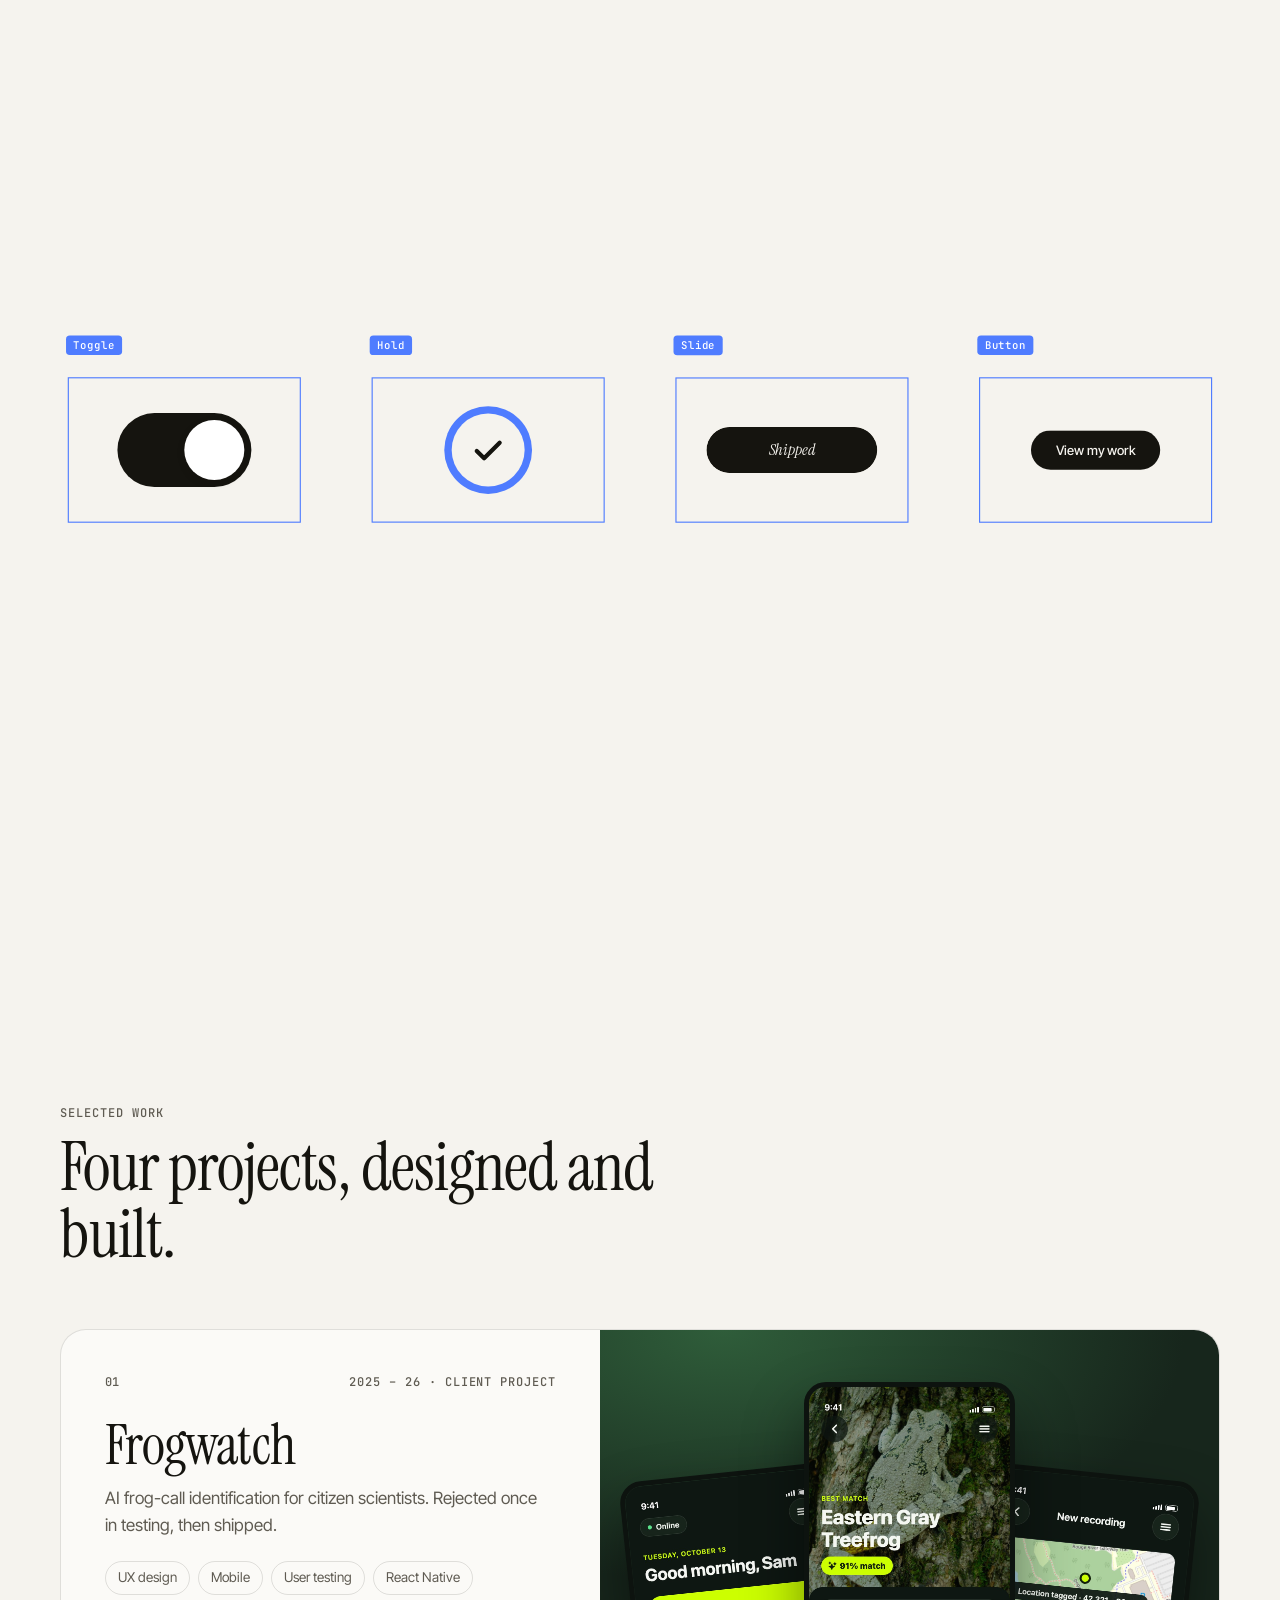
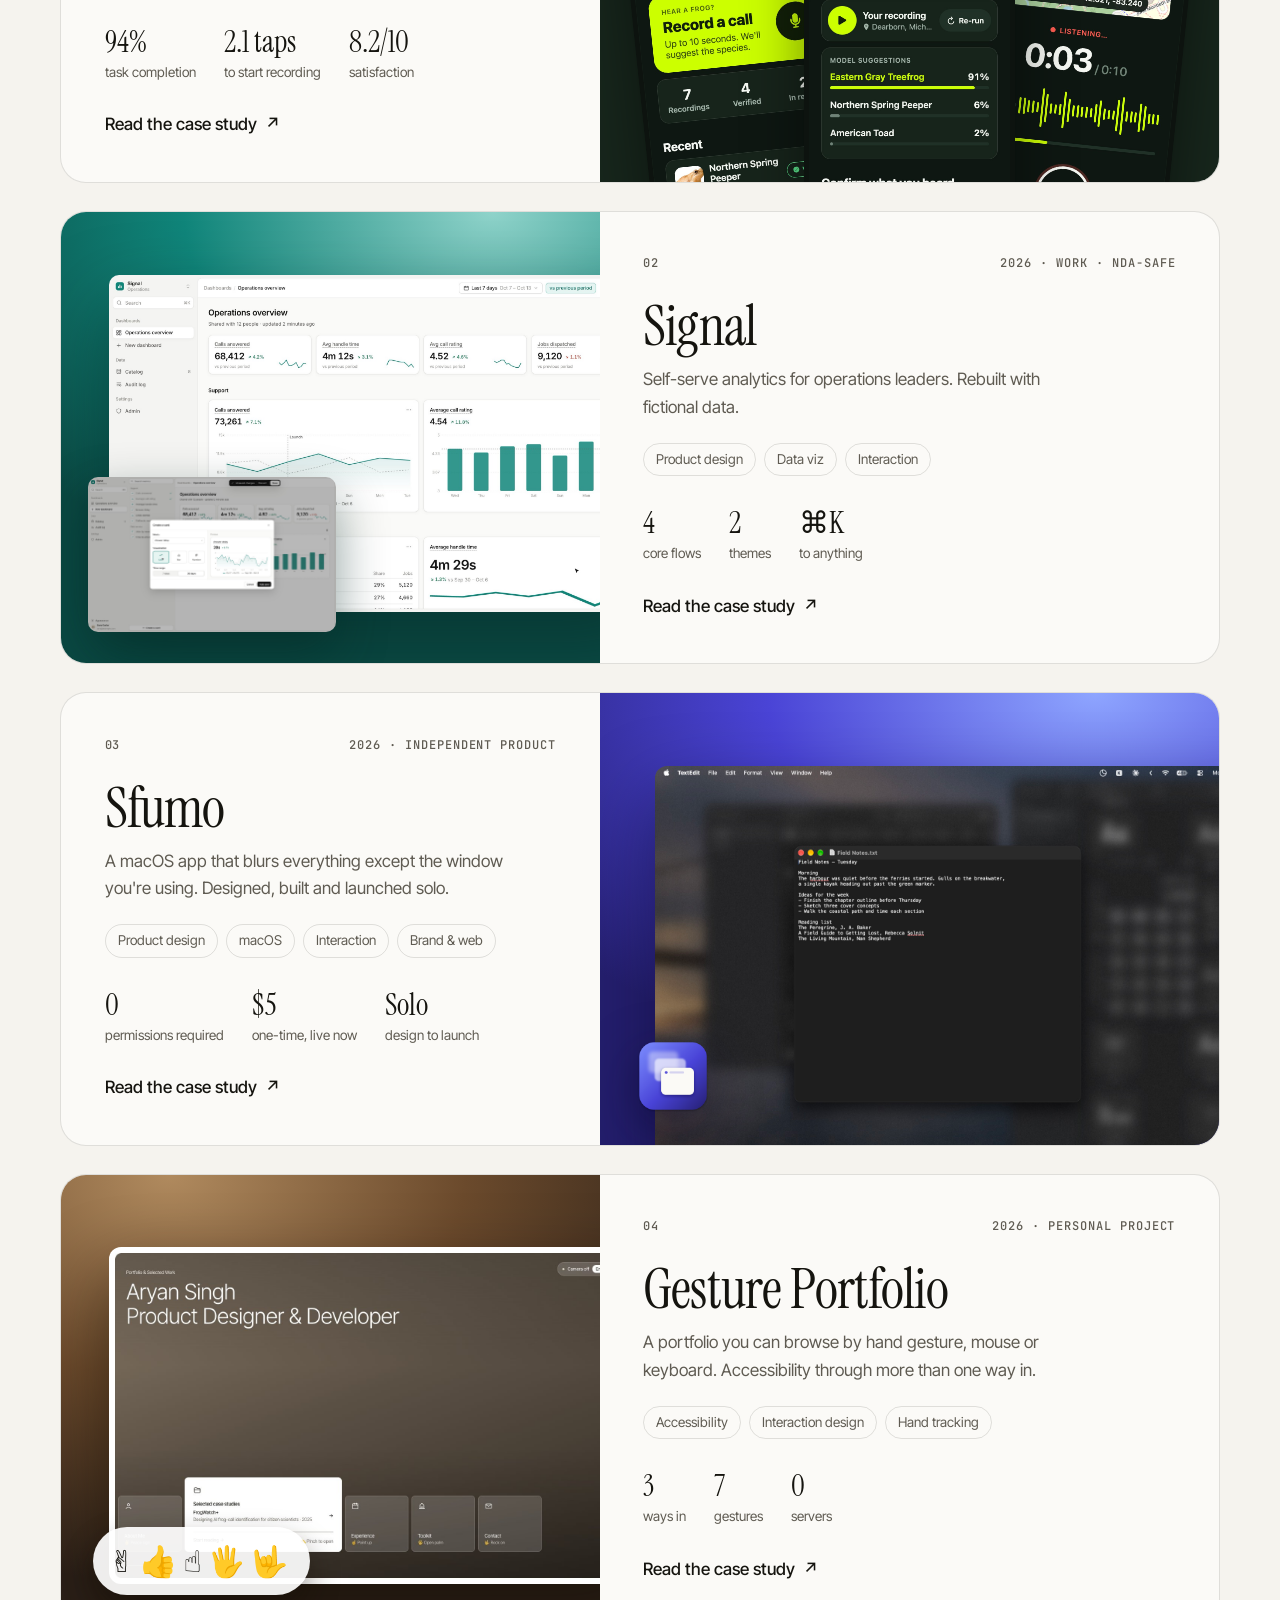
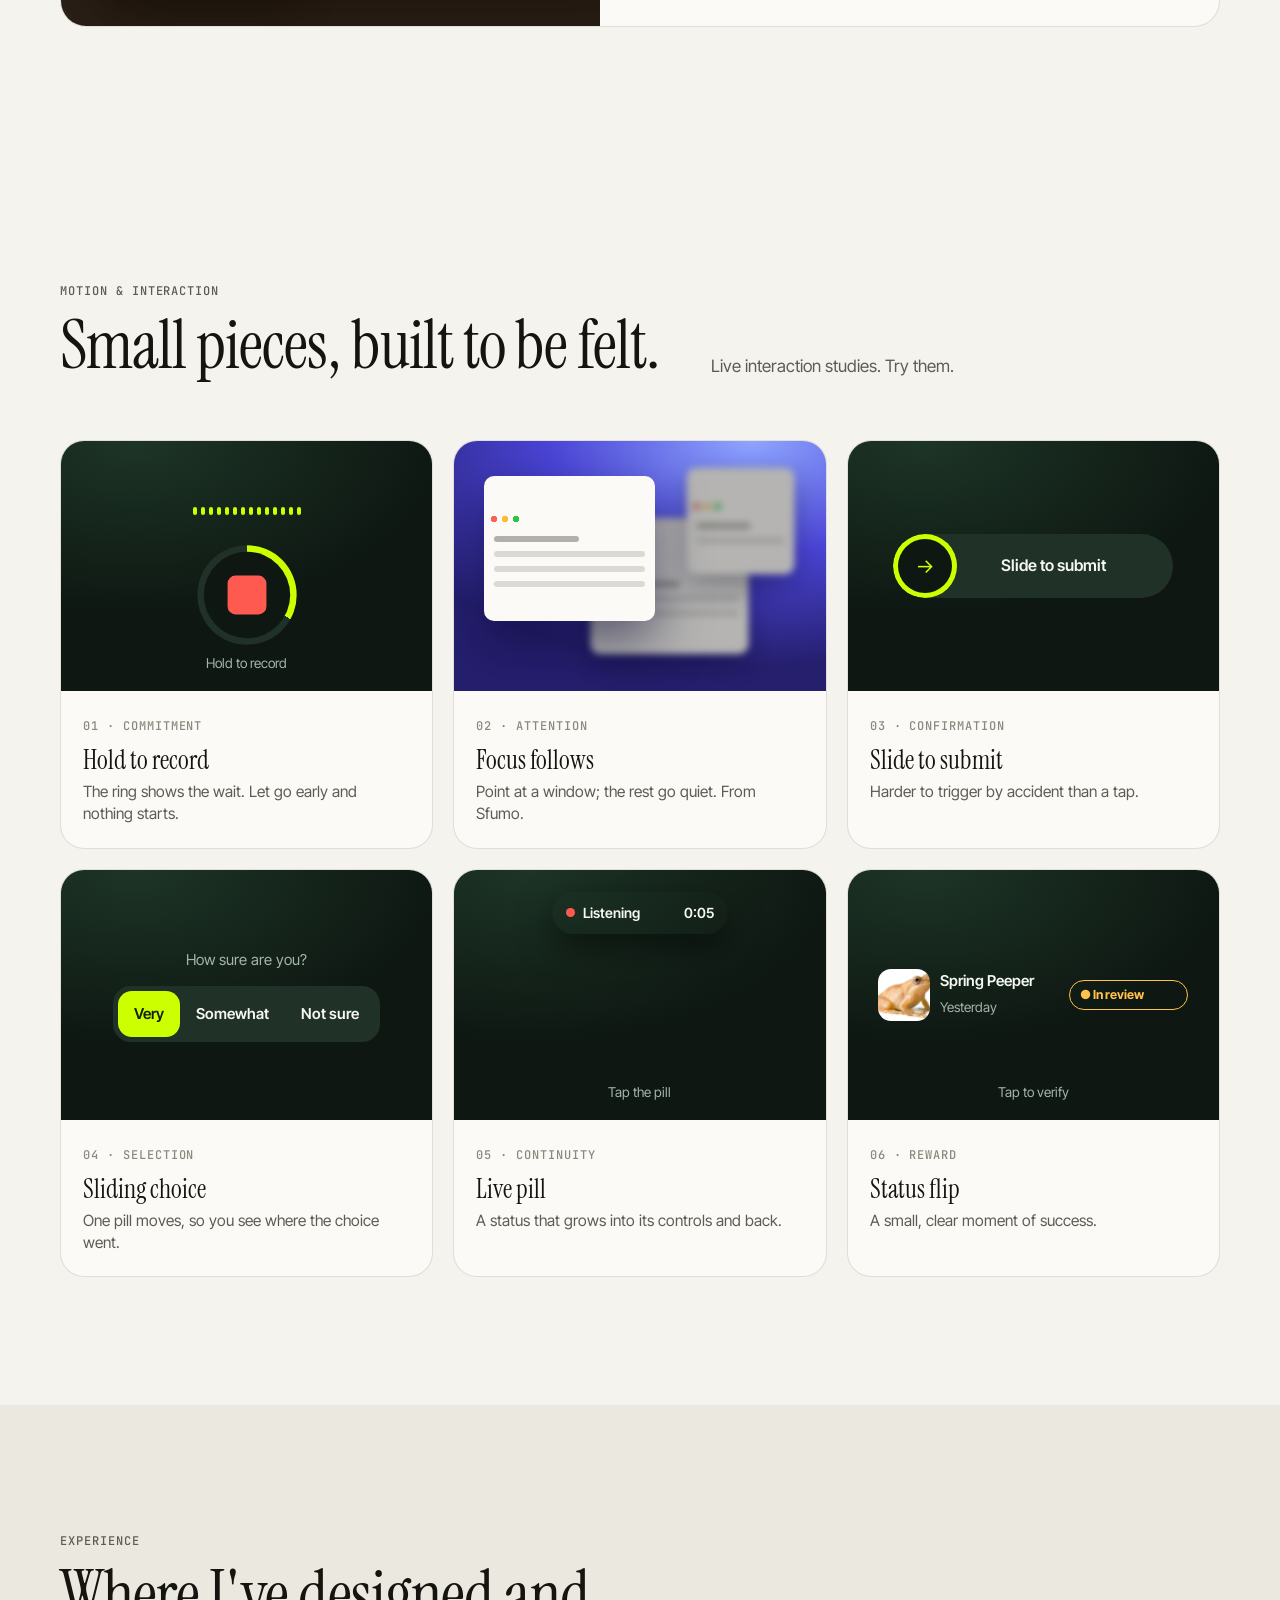
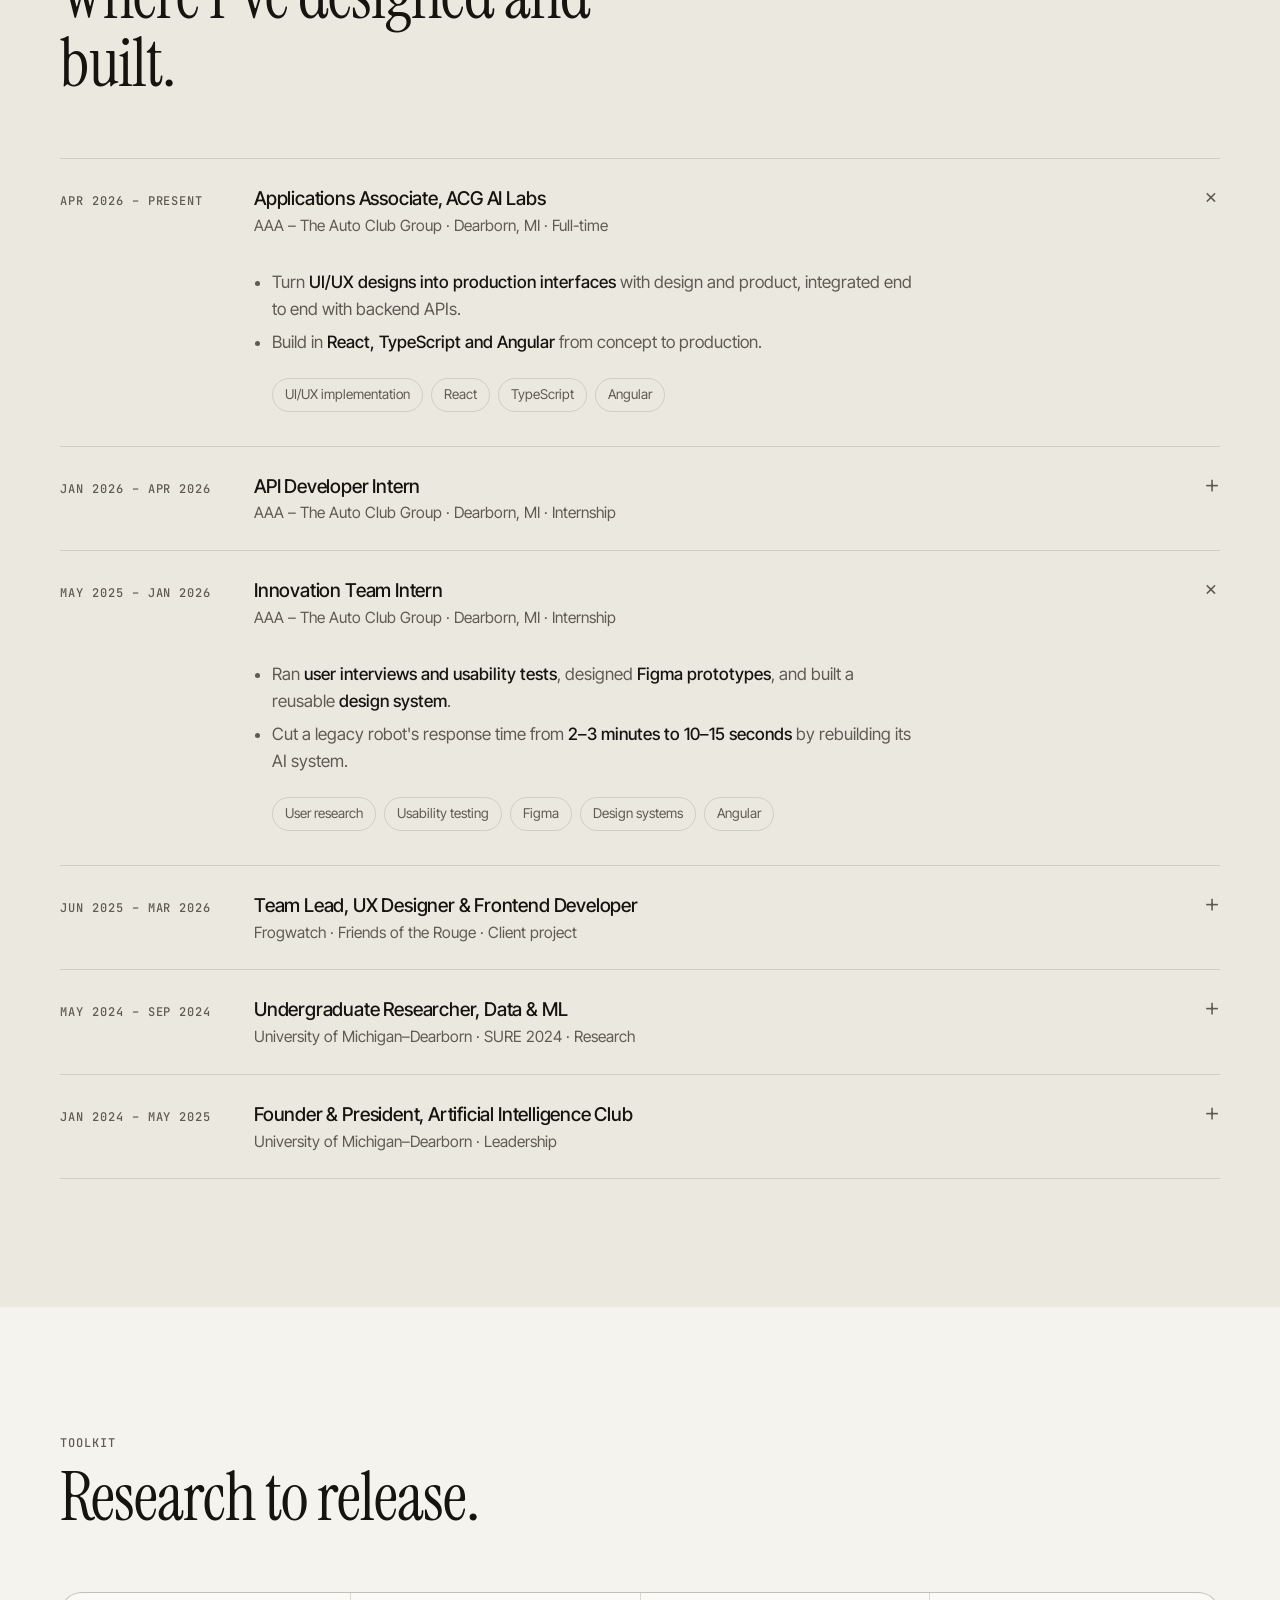
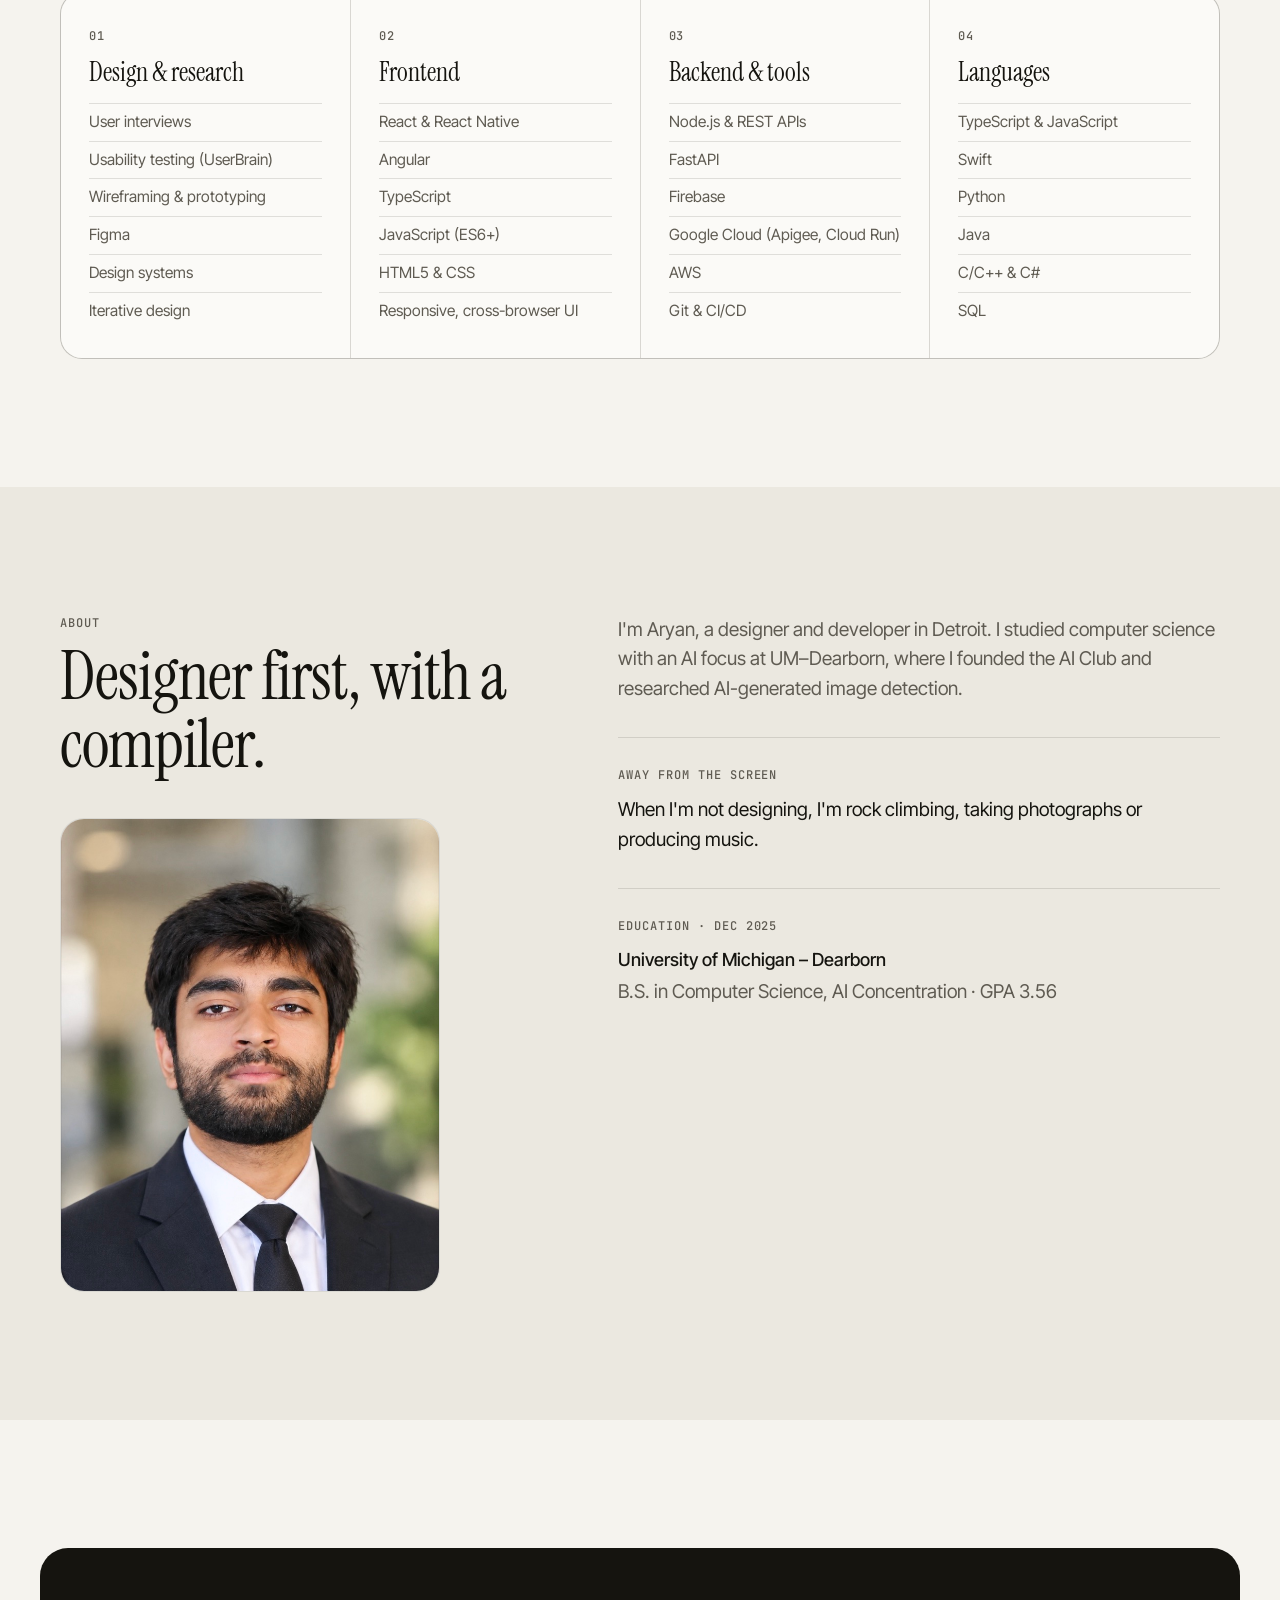
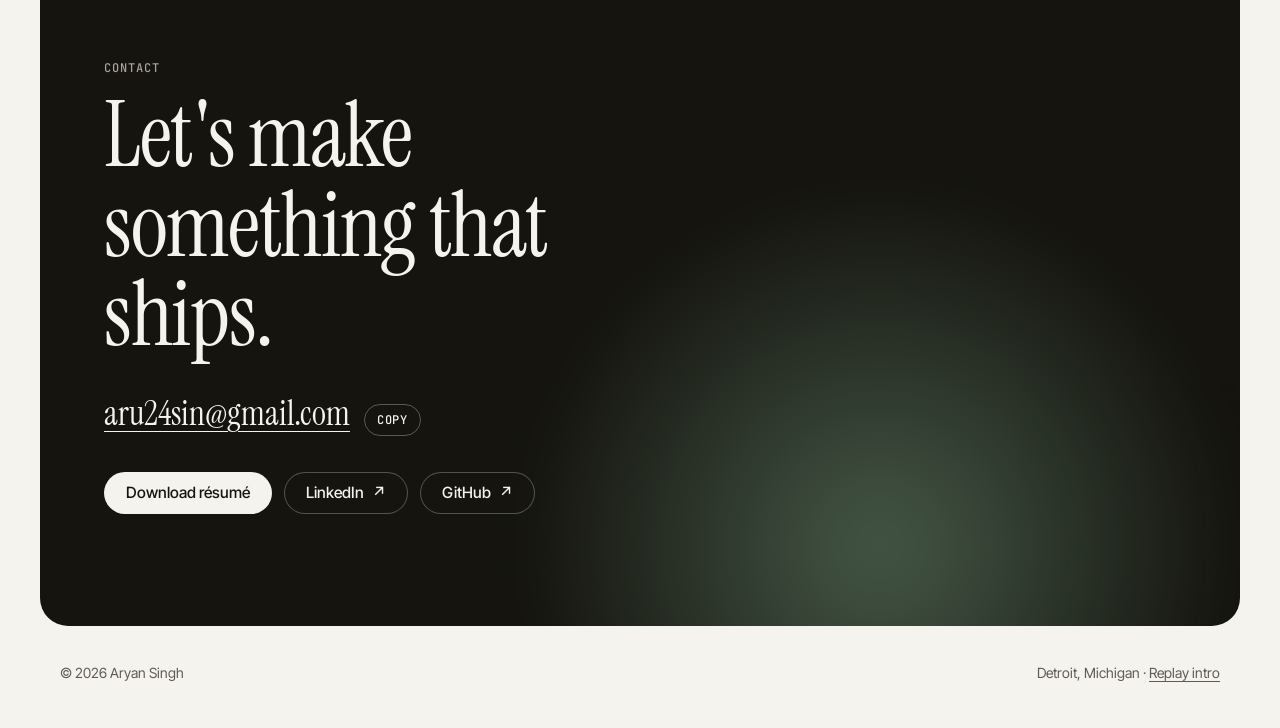
<file: index.html>
<!DOCTYPE html>
<html lang="en">
  <head>
    <meta charset="UTF-8" />
    <meta name="viewport" content="width=device-width, initial-scale=1.0" />
    <title>Aryan Singh — Product Designer &amp; Developer</title>
    <meta name="description" content="Aryan Singh is a product designer who builds what he designs." />
    <!-- The current portfolio lives in 2/; the gesture-controlled version is in 1/. -->
    <link rel="canonical" href="2/" />
    <meta http-equiv="refresh" content="0; url=2/" />
    <script>location.replace("2/" + location.hash);</script>
  </head>
  <body>
    <p><a href="2/">Go to Aryan Singh's portfolio</a></p>
  </body>
</html>
</file>
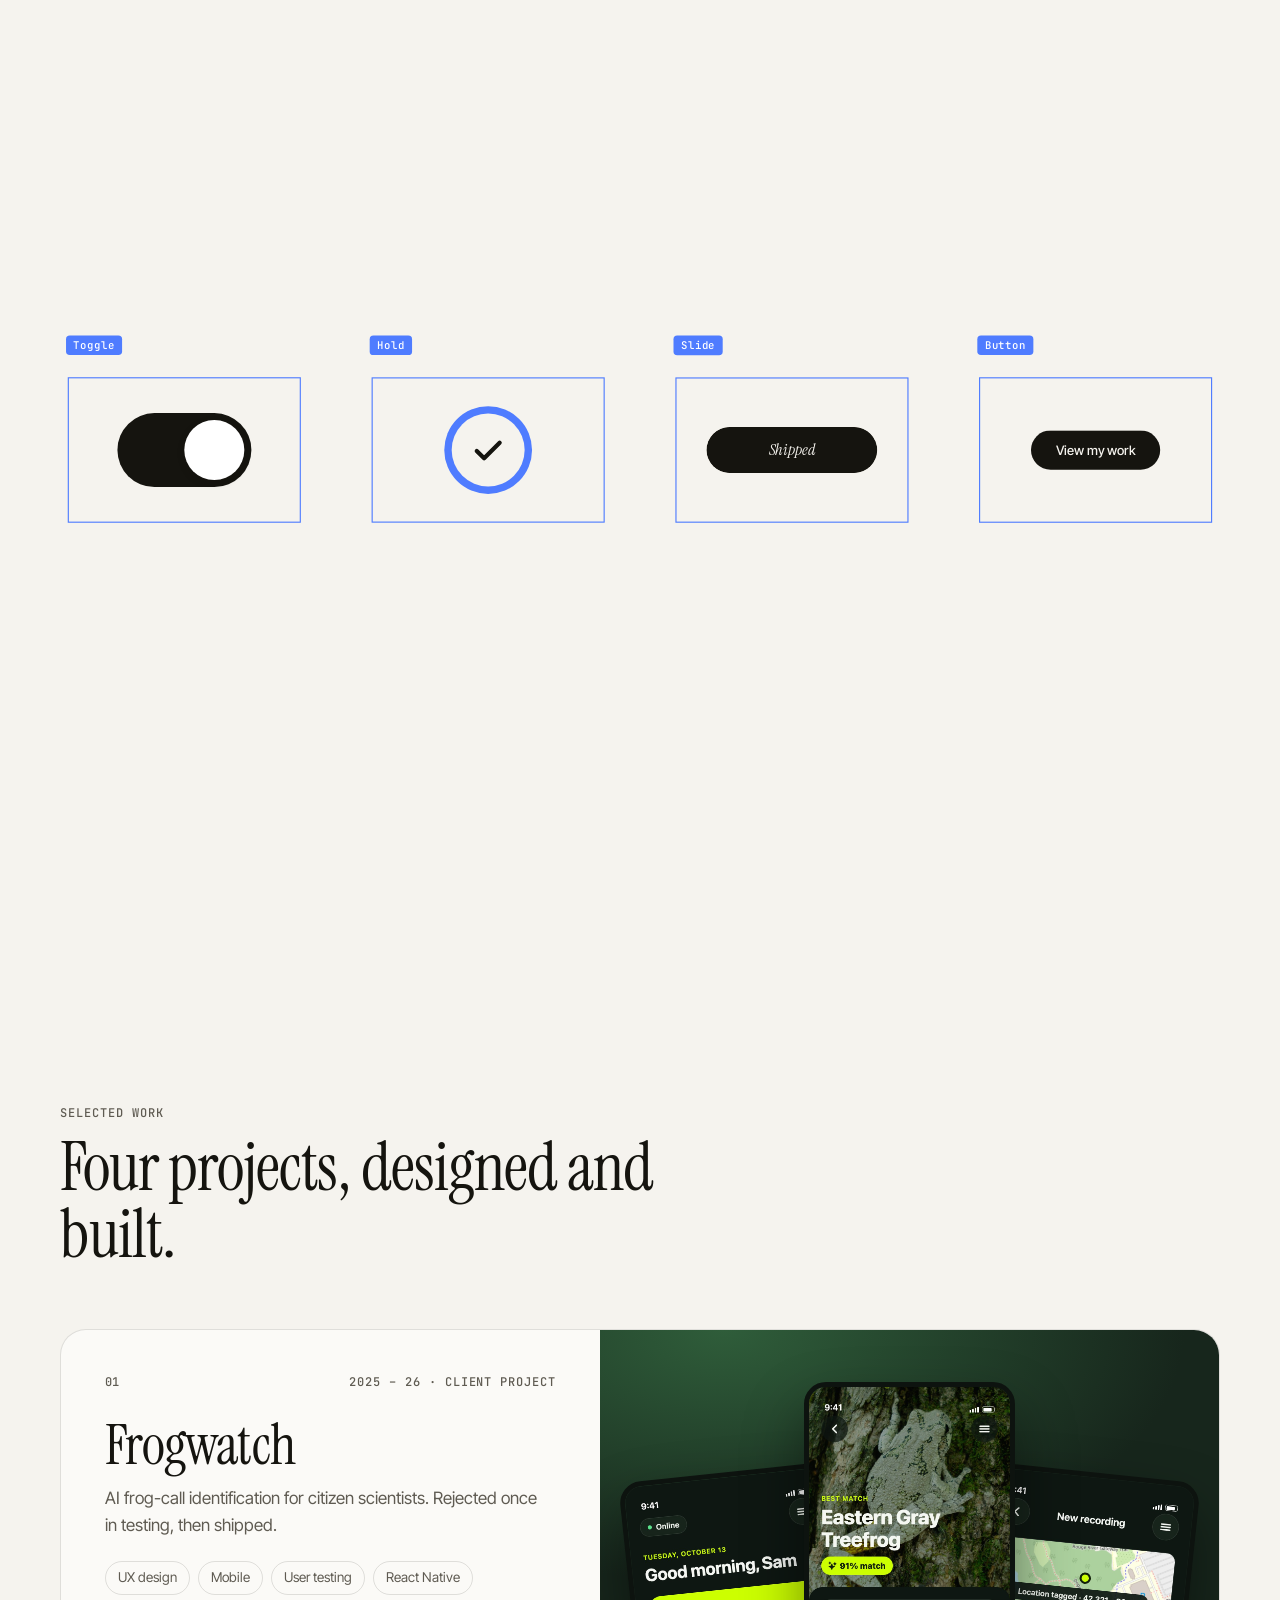
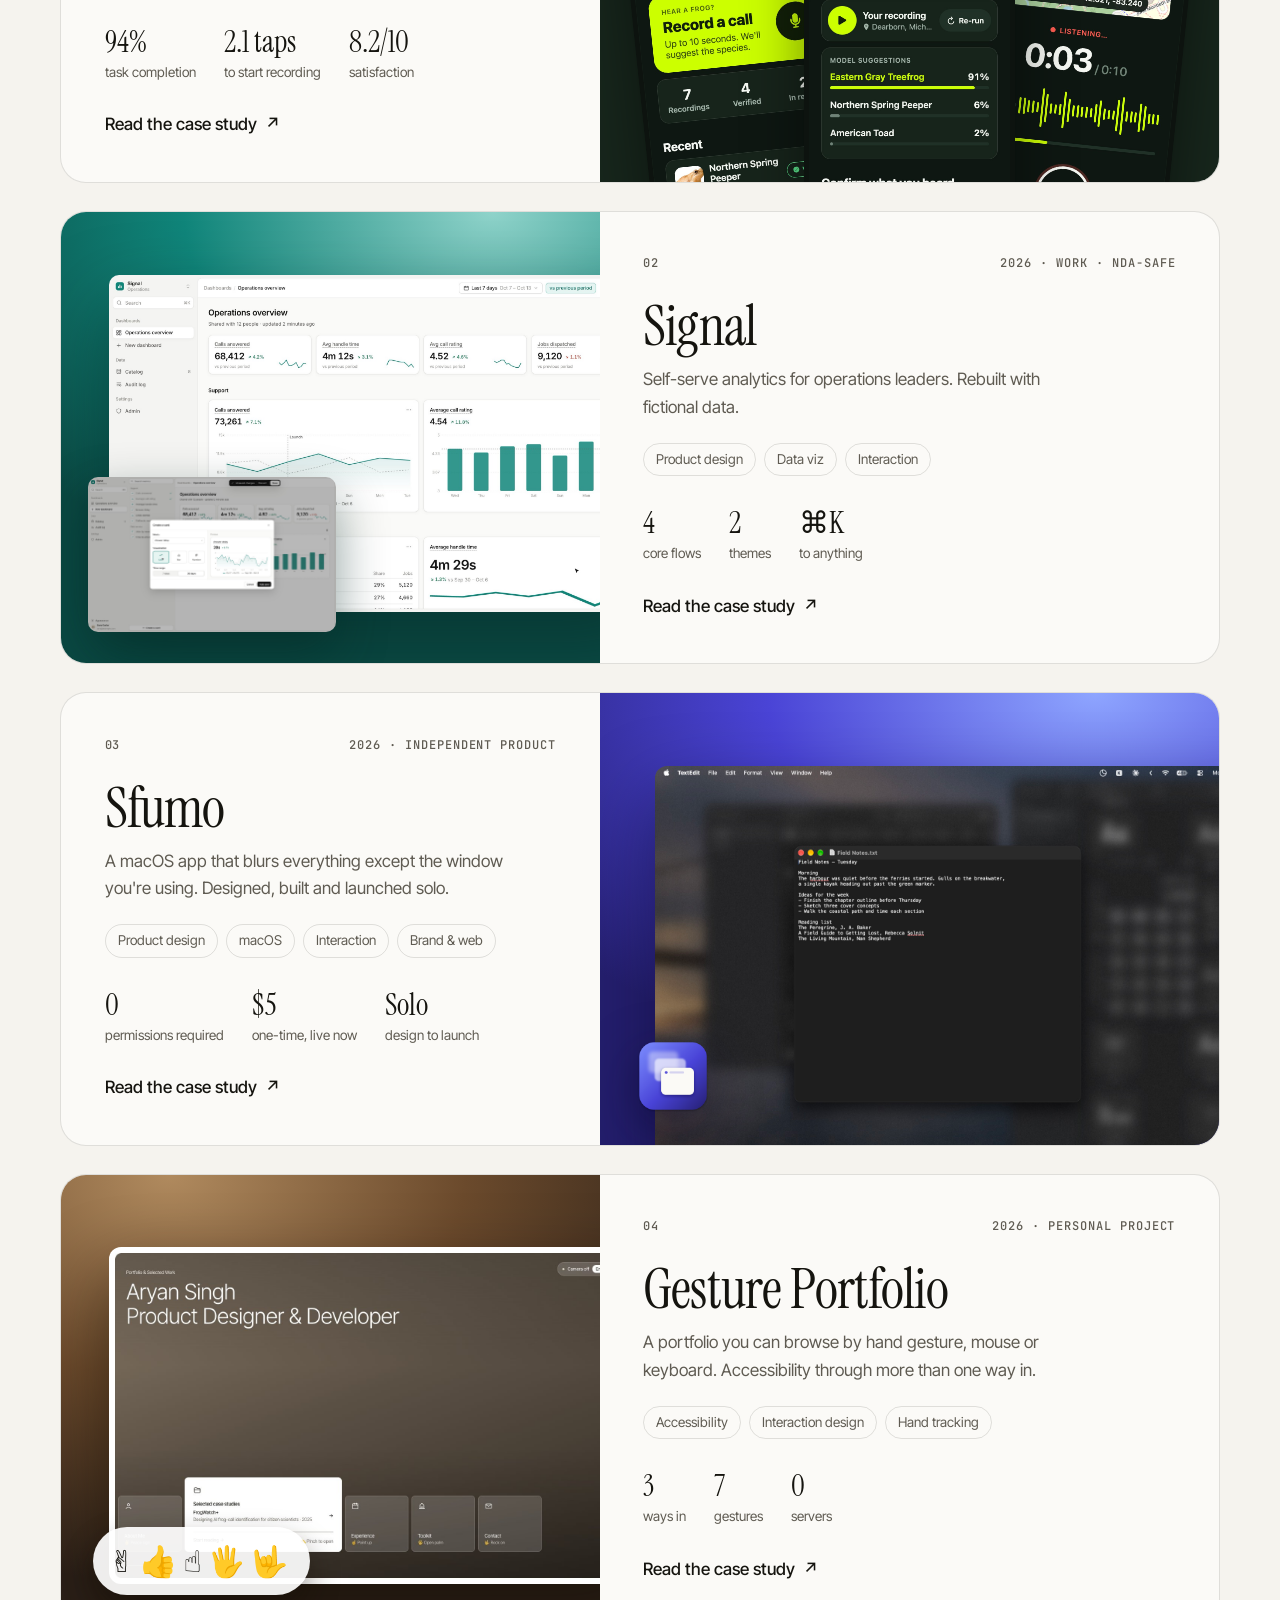
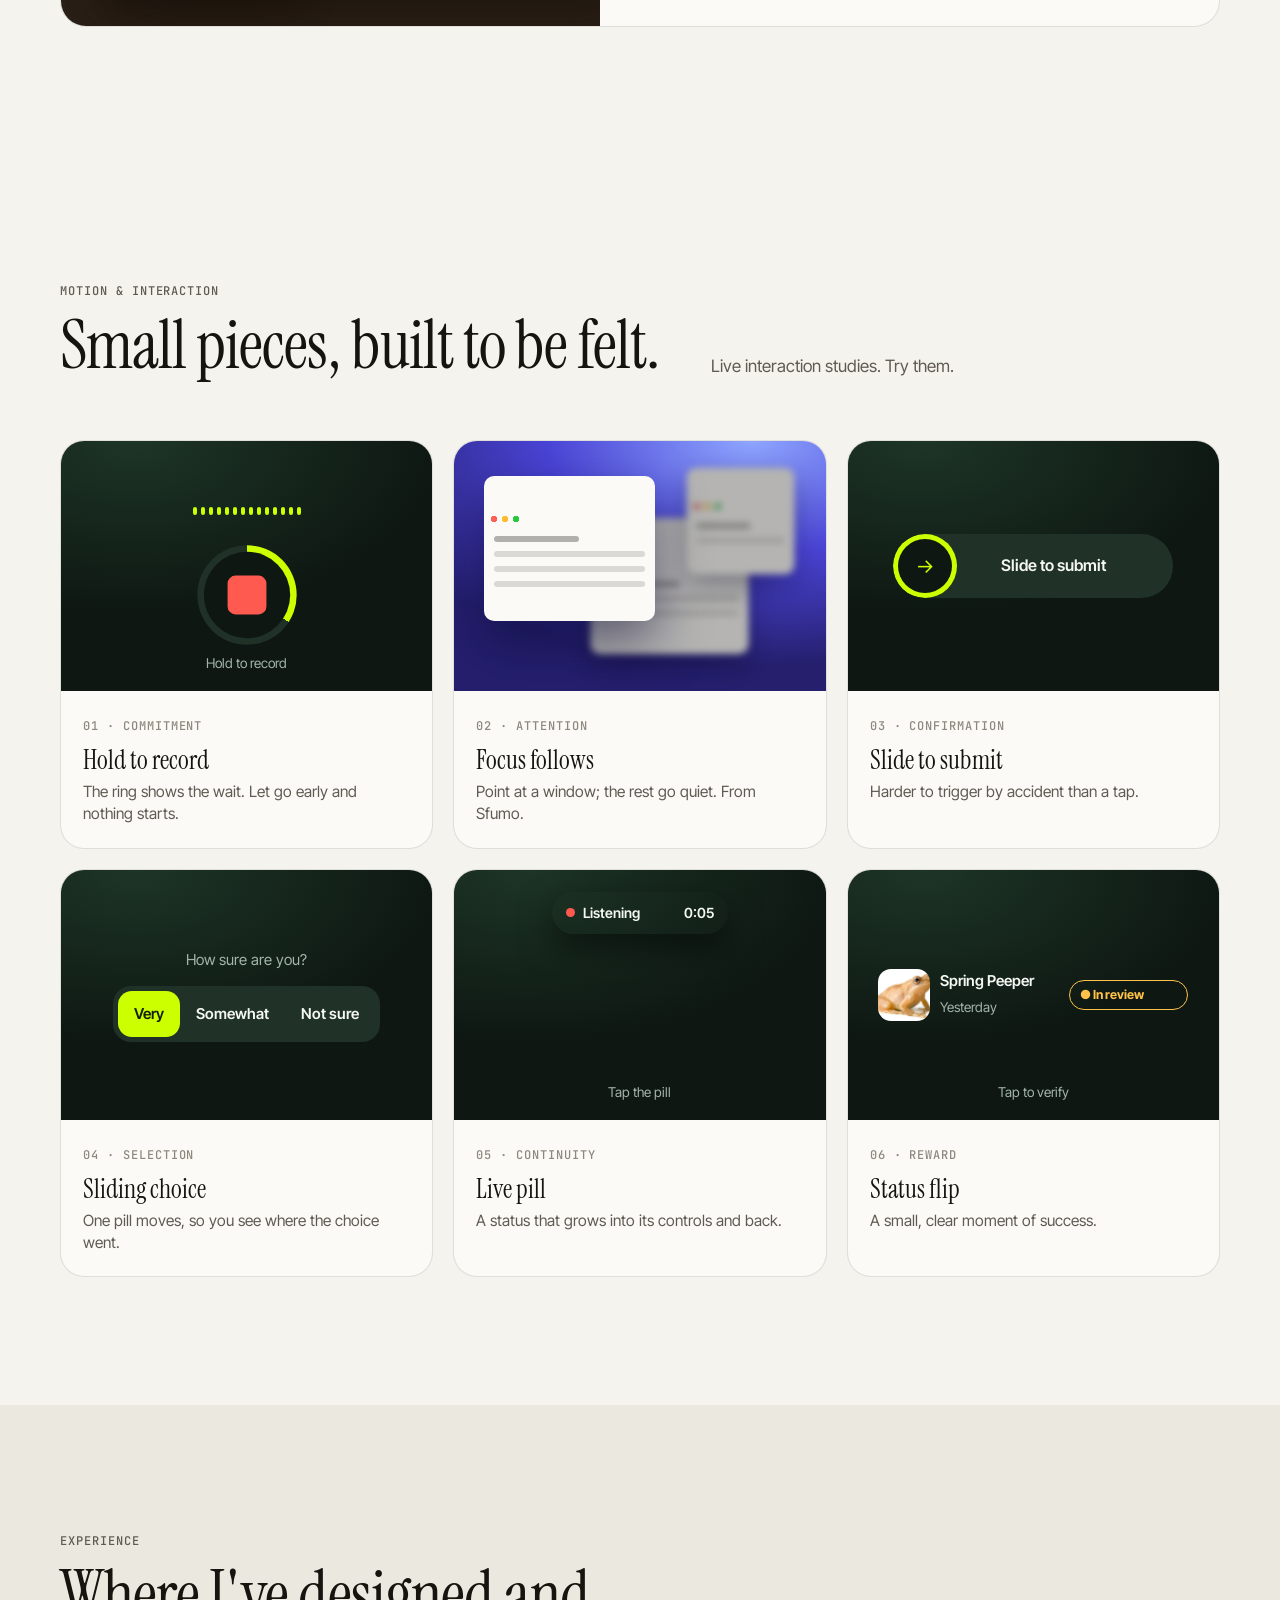
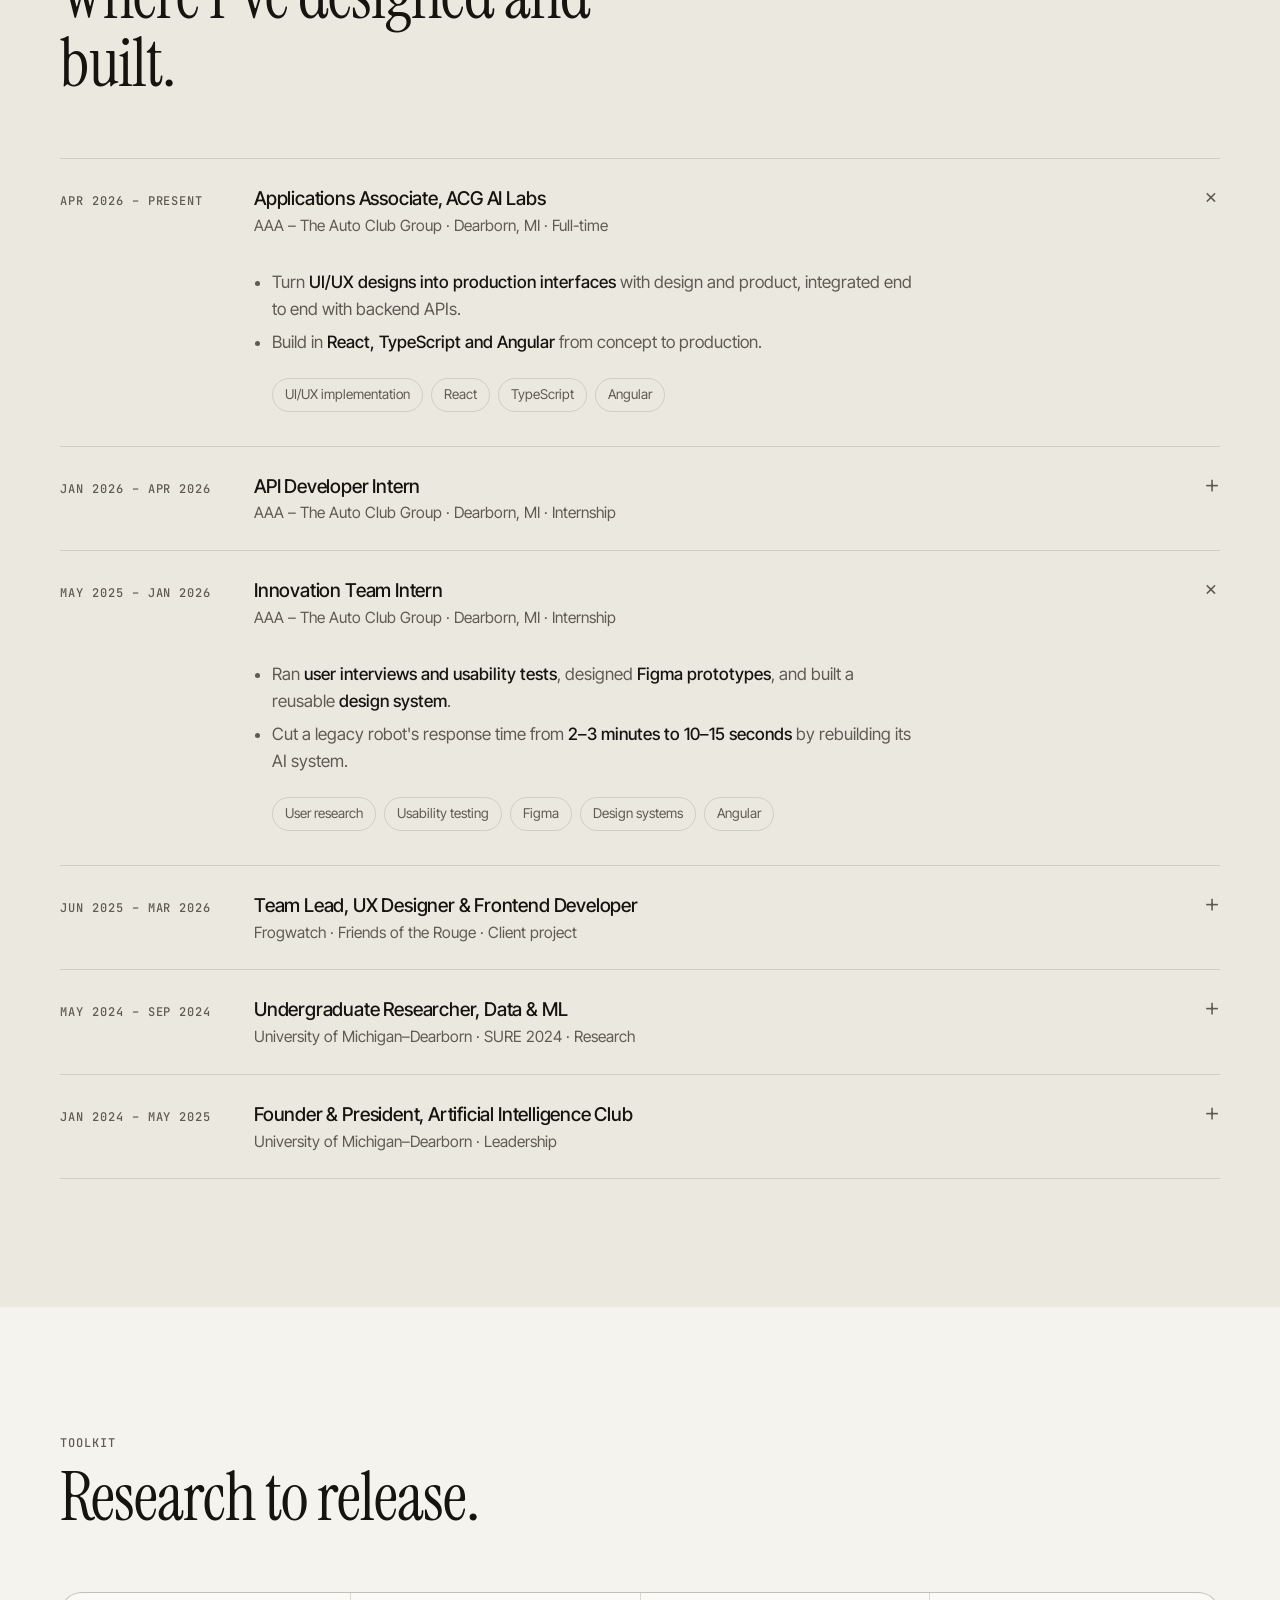
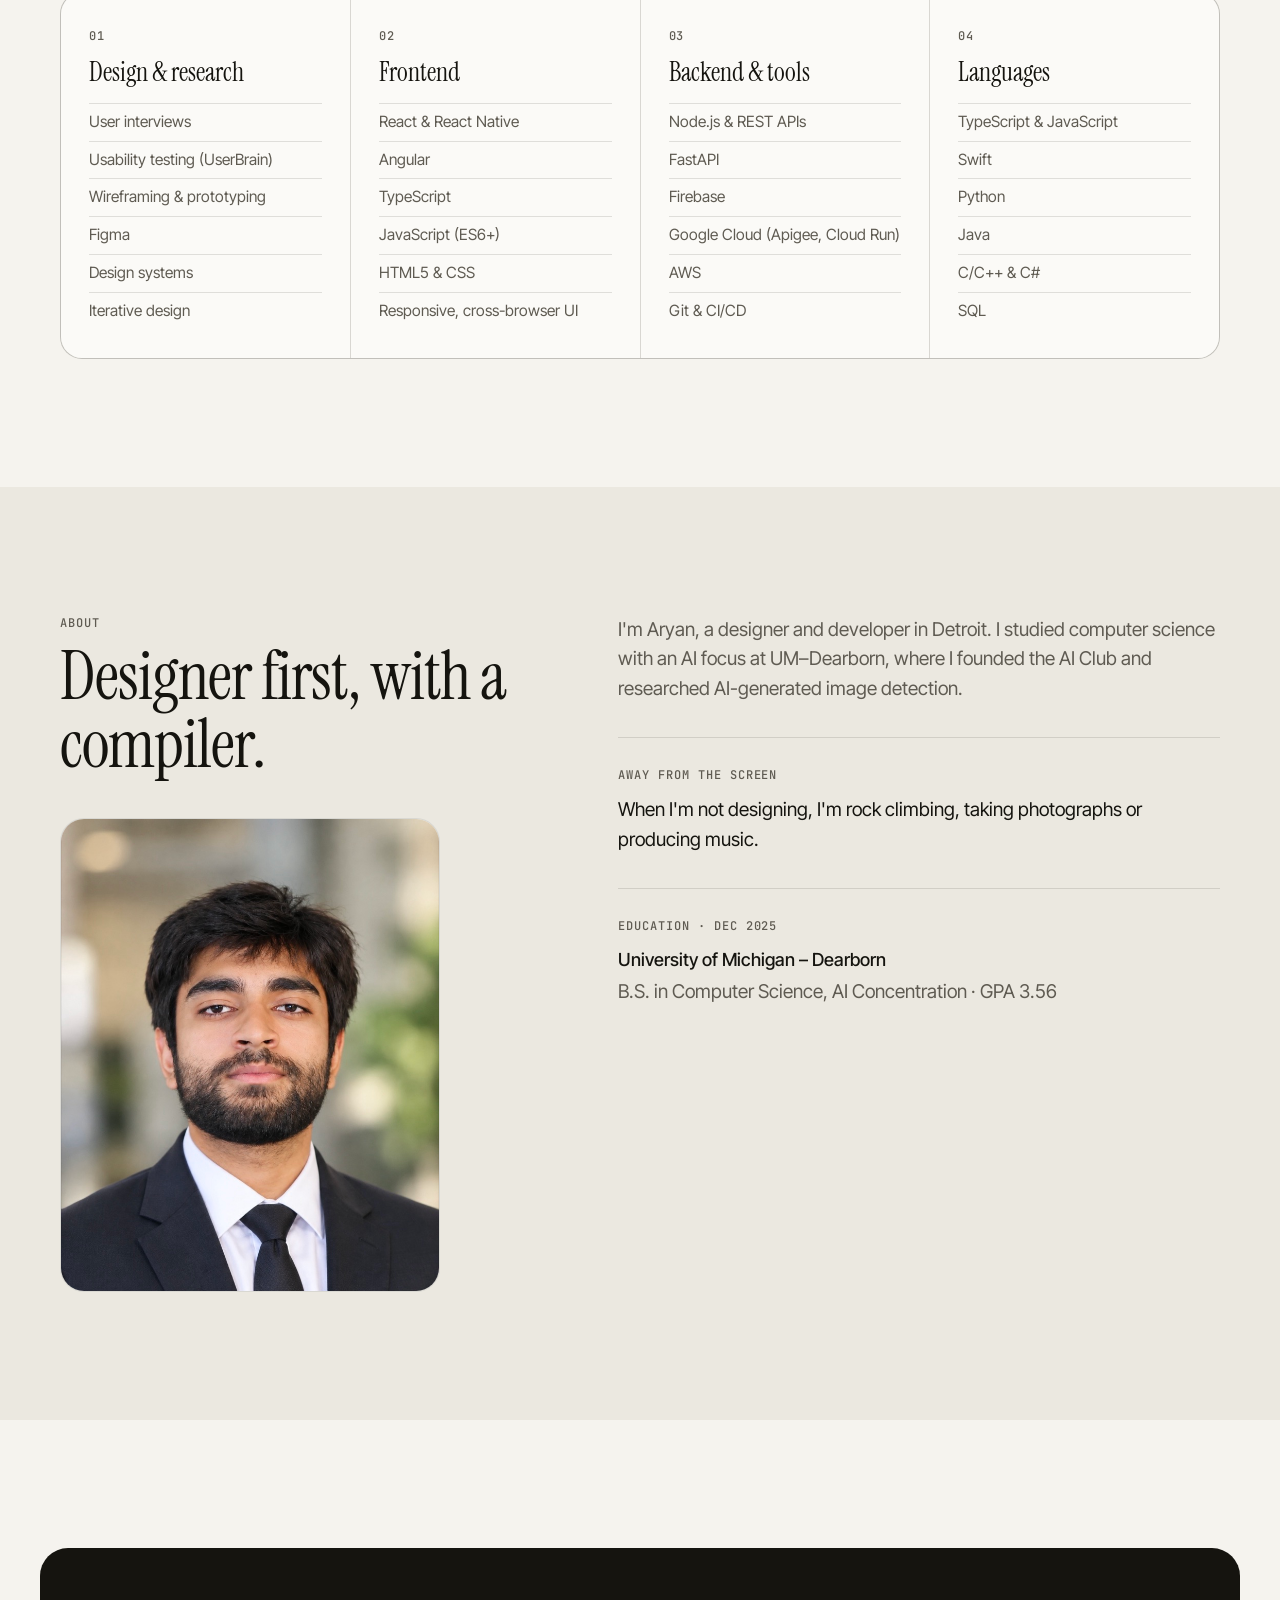
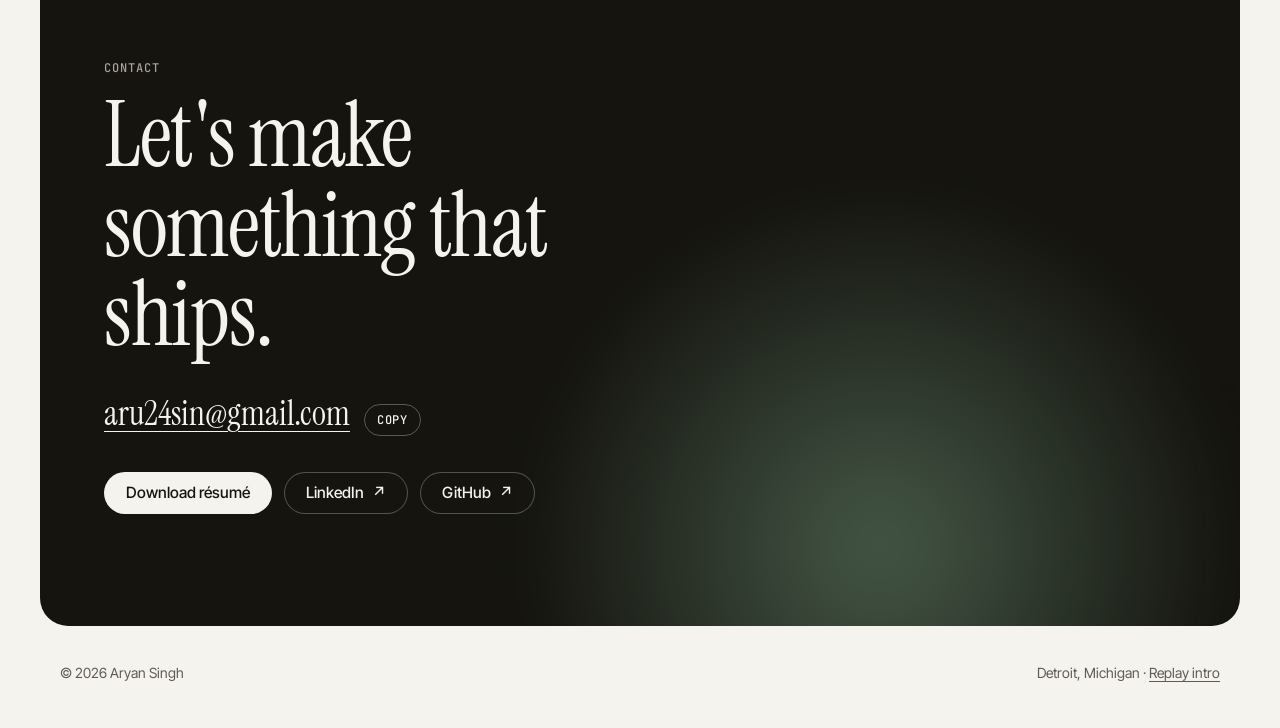
<file: 2/index.html>
<!DOCTYPE html>
<html lang="en" class="no-js">
  <head>
    <meta charset="UTF-8" />
    <meta name="viewport" content="width=device-width, initial-scale=1.0" />
    <title>Aryan Singh — Product Designer &amp; Developer</title>
    <meta name="description" content="Aryan Singh is a product designer who builds what he designs: user research, Figma prototypes and design systems, shipped in React, TypeScript and Swift." />
    <meta property="og:title" content="Aryan Singh — Product Designer & Developer" />
    <meta property="og:description" content="Product designer who builds what I design. Case studies: Frogwatch, Sfumo and a gesture-controlled portfolio." />
    <link rel="preconnect" href="https://fonts.googleapis.com" />
    <link rel="preconnect" href="https://fonts.gstatic.com" crossorigin />
    <link href="https://fonts.googleapis.com/css2?family=Instrument+Serif:ital@0;1&family=Inter+Tight:wght@400;500&family=JetBrains+Mono:wght@500&display=swap" rel="stylesheet" />
    <link rel="stylesheet" href="style.css?v=15" />
    <link rel="stylesheet" href="lab.css?v=2" />
    <script>
      // Decide before first paint whether the intro plays (once per session, never with reduced motion).
      try {
        if (!matchMedia("(prefers-reduced-motion: reduce)").matches && !sessionStorage.getItem("intro-seen")) {
          document.documentElement.classList.add("intro", "pre-wait");
          history.scrollRestoration = "manual"; // the intro always starts at the top
          setTimeout(function () { document.documentElement.classList.remove("intro", "pre-wait"); }, 9000); // failsafe
        }
      } catch (e) {}
    </script>
  </head>
  <body>
    <a class="skip" href="#work">Skip to work</a>

    <nav class="nav" aria-label="Main">
      <div class="wrap">
        <a class="brand" href="#top"><i>A</i>Aryan Singh</a>
        <div class="nav-links">
          <a href="#work">Work</a>
          <a href="#lab">Motion</a>
          <a href="#experience">Experience</a>
          <a href="#about">About</a>
          <a class="btn small" href="#contact">Get in touch</a>
        </div>
      </div>
    </nav>

    <header class="hero" id="top">
      <div class="wrap">
        <div class="status mono"><i></i>Open to new opportunities</div>
        <h1 class="serif">Product designer who <em>builds</em> what I design.</h1>
        <div class="hero-foot">
          <p>I research, design and build products, from usability tests to production code. Currently at <strong>AAA\'s ACG AI Labs</strong>.</p>
          <div class="cta">
            <a class="btn" href="#work">View my work <span class="arrow">↓</span></a>
            <a class="btn quiet" href="resume.pdf" download="Aryan-Singh-Resume.pdf">Résumé</a>
          </div>
        </div>
      </div>
    </header>

    <div class="facts">
      <div class="wrap">
        <div><span class="mono">Now</span><b>Applications Associate, ACG AI Labs</b></div>
        <div><span class="mono">Based in</span><b>Detroit, Michigan</b></div>
        <div><span class="mono">Education</span><b>B.S. Computer Science (AI), UM–Dearborn</b></div>
        <div><span class="mono">Latest</span><b>Shipped Sfumo for macOS, Oct 2026</b></div>
      </div>
    </div>

    <main>
      <section id="work">
        <div class="wrap">
          <div class="head reveal">
            <div>
              <div class="mono">Selected work</div>
              <h2 class="serif">Four projects, designed and built.</h2>
            </div>
            
          </div>

          <div class="work">
            <a class="case reveal" href="frogwatch.html">
              <div class="case-text">
                <div class="case-top mono"><span>01</span><span>2025 – 26 · Client project</span></div>
                <h3 style="view-transition-name: title-frogwatch">Frogwatch</h3>
                <p>AI frog-call identification for citizen scientists. Rejected once in testing, then shipped.</p>
                <ul class="tags"><li>UX design</li><li>Mobile</li><li>User testing</li><li>React Native</li></ul>
                <div class="case-stats">
                  <div><b>94%</b><span>task completion</span></div>
                  <div><b>2.1 taps</b><span>to start recording</span></div>
                  <div><b>8.2/10</b><span>satisfaction</span></div>
                </div>
                <span class="case-link">Read the case study <span class="arrow">↗</span></span>
              </div>
              <div class="case-art art-frog" aria-hidden="true">
                <img src="images/frogwatch/redesign/02-home.jpg" alt="" loading="lazy" />
                <img src="images/frogwatch/redesign/07-result.jpg" alt="" loading="lazy" />
                <img src="images/frogwatch/redesign/04-record-listening.jpg" alt="" loading="lazy" />
              </div>
            </a>

            <a class="case reveal" href="signal.html">
              <div class="case-text">
                <div class="case-top mono"><span>02</span><span>2026 · Work · NDA-safe</span></div>
                <h3 style="view-transition-name: title-signal">Signal</h3>
                <p>Self-serve analytics for operations leaders. Rebuilt with fictional data.</p>
                <ul class="tags"><li>Product design</li><li>Data viz</li><li>Interaction</li></ul>
                <div class="case-stats">
                  <div><b>4</b><span>core flows</span></div>
                  <div><b>2</b><span>themes</span></div>
                  <div><b>⌘K</b><span>to anything</span></div>
                </div>
                <span class="case-link">Read the case study <span class="arrow">↗</span></span>
              </div>
              <div class="case-art art-signal" aria-hidden="true">
                <img class="shot" src="images/signal/01-dashboard.jpg" alt="" loading="lazy" />
                <img class="float" src="images/signal/04-create.jpg" alt="" loading="lazy" />
              </div>
            </a>

            <a class="case reveal" href="sfumo.html">
              <div class="case-text">
                <div class="case-top mono"><span>03</span><span>2026 · Independent product</span></div>
                <h3 style="view-transition-name: title-sfumo">Sfumo</h3>
                <p>A macOS app that blurs everything except the window you're using. Designed, built and launched solo.</p>
                <ul class="tags"><li>Product design</li><li>macOS</li><li>Interaction</li><li>Brand &amp; web</li></ul>
                <div class="case-stats">
                  <div><b>0</b><span>permissions required</span></div>
                  <div><b>$5</b><span>one-time, live now</span></div>
                  <div><b>Solo</b><span>design to launch</span></div>
                </div>
                <span class="case-link">Read the case study <span class="arrow">↗</span></span>
              </div>
              <div class="case-art art-sfumo" aria-hidden="true">
                <img class="shot" src="images/sfumo/shot-writing.jpg" alt="" loading="lazy" />
                <img class="icon" src="images/sfumo/icon.png" alt="" loading="lazy" />
              </div>
            </a>

            <a class="case reveal" href="gesture.html">
              <div class="case-text">
                <div class="case-top mono"><span>04</span><span>2026 · Personal project</span></div>
                <h3 style="view-transition-name: title-gesture">Gesture Portfolio</h3>
                <p>A portfolio you can browse by hand gesture, mouse or keyboard. Accessibility through more than one way in.</p>
                <ul class="tags"><li>Accessibility</li><li>Interaction design</li><li>Hand tracking</li></ul>
                <div class="case-stats">
                  <div><b>3</b><span>ways in</span></div>
                  <div><b>7</b><span>gestures</span></div>
                  <div><b>0</b><span>servers</span></div>
                </div>
                <span class="case-link">Read the case study <span class="arrow">↗</span></span>
              </div>
              <div class="case-art art-gesture" aria-hidden="true">
                <img class="shot" src="images/gesture/card.jpg" alt="" loading="lazy" />
                <span class="hands">✌️👍☝️🖐️🤟</span>
              </div>
            </a>
          </div>
        </div>
      </section>

      <section id="lab">
        <div class="wrap">
          <div class="head reveal">
            <div>
              <div class="mono">Motion &amp; interaction</div>
              <h2 class="serif">Small pieces, built to be felt.</h2>
            </div>
            <p>Live interaction studies. Try them.</p>
          </div>

          <div class="lab-grid reveal">
            <article class="lab-tile">
              <div class="lab-stage">
                <div class="lab-hold">
                  <div class="bars" aria-hidden="true"><i style="--n:0;--h:14"></i><i style="--n:1;--h:26"></i><i style="--n:2;--h:10"></i><i style="--n:3;--h:30"></i><i style="--n:4;--h:18"></i><i style="--n:5;--h:24"></i><i style="--n:6;--h:8"></i><i style="--n:7;--h:28"></i><i style="--n:8;--h:16"></i><i style="--n:9;--h:22"></i><i style="--n:10;--h:12"></i><i style="--n:11;--h:26"></i><i style="--n:12;--h:9"></i><i style="--n:13;--h:20"></i></div>
                  <button class="ring" type="button" aria-label="Hold to record"><span class="dot"><svg viewBox="0 0 24 24" aria-hidden="true"><path d="M5 12.5l4.5 4.5L19 7.5" /></svg></span></button>
                </div>
                <span class="lab-hint">Hold to record</span>
              </div>
              <div class="lab-info"><span class="mono">01 · Commitment</span><h3>Hold to record</h3><p>The ring shows the wait. Let go early and nothing starts.</p></div>
            </article>

            <article class="lab-tile">
              <div class="lab-stage sky">
                <div class="lab-focus">
                  <button class="w1 on" type="button" aria-label="Focus the notes window"><i></i><i></i><i></i><i></i></button>
                  <button class="w2" type="button" aria-label="Focus the photos window"><i></i><i></i><i></i></button>
                  <button class="w3" type="button" aria-label="Focus the chat window"><i></i><i></i></button>
                </div>
              </div>
              <div class="lab-info"><span class="mono">02 · Attention</span><h3>Focus follows</h3><p>Point at a window; the rest go quiet. From Sfumo.</p></div>
            </article>

            <article class="lab-tile">
              <div class="lab-stage">
                <div class="lab-slide">
                  <span class="fill"></span>
                  <span class="label">Slide to submit</span>
                  <span class="done">Sent for review ✓</span>
                  <button class="thumb" type="button" aria-label="Slide to submit. Press Enter to submit">→</button>
                </div>
              </div>
              <div class="lab-info"><span class="mono">03 · Confirmation</span><h3>Slide to submit</h3><p>Harder to trigger by accident than a tap.</p></div>
            </article>

            <article class="lab-tile">
              <div class="lab-stage">
                <div class="lab-seg-wrap">
                  <span id="seg-q">How sure are you?</span>
                  <div class="lab-seg" role="radiogroup" aria-labelledby="seg-q">
                    <span class="pill" aria-hidden="true"></span>
                    <button type="button" role="radio" aria-checked="true">Very</button>
                    <button type="button" role="radio" aria-checked="false">Somewhat</button>
                    <button type="button" role="radio" aria-checked="false">Not sure</button>
                  </div>
                </div>
              </div>
              <div class="lab-info"><span class="mono">04 · Selection</span><h3>Sliding choice</h3><p>One pill moves, so you see where the choice went.</p></div>
            </article>

            <article class="lab-tile">
              <div class="lab-stage">
                <button class="lab-island" type="button" aria-expanded="false" aria-label="Recording status. Press to expand or collapse">
                  <span class="mini"><b><i class="live"></i>Listening</b><span class="mini-time">0:03</span></span>
                  <span class="full">
                    <small><i class="live"></i>Listening for frogs</small>
                    <span class="wave" aria-hidden="true"><i style="--n:0;--h:10"></i><i style="--n:1;--h:22"></i><i style="--n:2;--h:14"></i><i style="--n:3;--h:26"></i><i style="--n:4;--h:8"></i><i style="--n:5;--h:20"></i><i style="--n:6;--h:24"></i><i style="--n:7;--h:12"></i><i style="--n:8;--h:18"></i><i style="--n:9;--h:26"></i><i style="--n:10;--h:10"></i><i style="--n:11;--h:16"></i><i style="--n:12;--h:22"></i><i style="--n:13;--h:9"></i><i style="--n:14;--h:20"></i><i style="--n:15;--h:14"></i><i style="--n:16;--h:24"></i><i style="--n:17;--h:11"></i></span>
                    <span class="foot"><span class="time">0:03</span><span class="stop">Stop</span></span>
                  </span>
                </button>
                <span class="lab-hint">Tap the pill</span>
              </div>
              <div class="lab-info"><span class="mono">05 · Continuity</span><h3>Live pill</h3><p>A status that grows into its controls and back.</p></div>
            </article>

            <article class="lab-tile">
              <div class="lab-stage">
                <button class="lab-row" type="button" aria-pressed="false" aria-label="Spring Peeper recording. Press to toggle verified">
                  <img src="images/lab/peeper.png" alt="" />
                  <span><b>Spring Peeper</b><small>Yesterday</small></span>
                  <span class="lab-chip"><span class="a">● In review</span><span class="b">✓ Verified</span><em style="--a:0deg"></em><em style="--a:45deg"></em><em style="--a:90deg"></em><em style="--a:135deg"></em><em style="--a:180deg"></em><em style="--a:225deg"></em><em style="--a:270deg"></em><em style="--a:315deg"></em></span>
                </button>
                <span class="lab-hint">Tap to verify</span>
              </div>
              <div class="lab-info"><span class="mono">06 · Reward</span><h3>Status flip</h3><p>A small, clear moment of success.</p></div>
            </article>
          </div>
        </div>
      </section>

      <section id="experience" class="band">
        <div class="wrap">
          <div class="head reveal">
            <div>
              <div class="mono">Experience</div>
              <h2 class="serif">Where I've designed and built.</h2>
            </div>
            
          </div>

          <div class="xp reveal">
            <details open>
              <summary>
                <span class="mono">Apr 2026 – Present</span>
                <div><h3>Applications Associate, ACG AI Labs</h3><p>AAA – The Auto Club Group · Dearborn, MI · Full-time</p></div>
              </summary>
              <div class="xp-body">
                <ul>
                  <li>Turn <strong>UI/UX designs into production interfaces</strong> with design and product, integrated end to end with backend APIs.</li>
                  <li>Build in <strong>React, TypeScript and Angular</strong> from concept to production.</li>
                </ul>
                <ul class="tags"><li>UI/UX implementation</li><li>React</li><li>TypeScript</li><li>Angular</li></ul>
              </div>
            </details>

            <details>
              <summary>
                <span class="mono">Jan 2026 – Apr 2026</span>
                <div><h3>API Developer Intern</h3><p>AAA – The Auto Club Group · Dearborn, MI · Internship</p></div>
              </summary>
              <div class="xp-body">
                <ul>
                  <li>Ran <strong>30 enterprise API proxies</strong> on Google Cloud Apigee across dev, QA and prod, shipped through Jenkins CI/CD.</li>
                </ul>
                <ul class="tags"><li>Apigee</li><li>JavaScript</li><li>Postman</li><li>Jenkins</li></ul>
              </div>
            </details>

            <details open>
              <summary>
                <span class="mono">May 2025 – Jan 2026</span>
                <div><h3>Innovation Team Intern</h3><p>AAA – The Auto Club Group · Dearborn, MI · Internship</p></div>
              </summary>
              <div class="xp-body">
                <ul>
                  <li>Ran <strong>user interviews and usability tests</strong>, designed <strong>Figma prototypes</strong>, and built a reusable <strong>design system</strong>.</li>
                  <li>Cut a legacy robot's response time from <strong>2–3 minutes to 10–15 seconds</strong> by rebuilding its AI system.</li>
                </ul>
                <ul class="tags"><li>User research</li><li>Usability testing</li><li>Figma</li><li>Design systems</li><li>Angular</li></ul>
              </div>
            </details>

            <details>
              <summary>
                <span class="mono">Jun 2025 – Mar 2026</span>
                <div><h3>Team Lead, UX Designer &amp; Frontend Developer</h3><p>Frogwatch · Friends of the Rouge · Client project</p></div>
              </summary>
              <div class="xp-body">
                <ul>
                  <li>Led a team of four; designed and built the React Native app.</li>
                  <li><strong>94% task completion</strong>, <strong>8.2/10 satisfaction</strong> in usability testing.</li>
                </ul>
                <ul class="tags"><li>UX design</li><li>Figma</li><li>Usability testing</li><li>React Native</li><li>Firebase</li></ul>
                <a class="case-link" href="frogwatch.html">Read the case study <span class="arrow">↗</span></a>
              </div>
            </details>

            <details>
              <summary>
                <span class="mono">May 2024 – Sep 2024</span>
                <div><h3>Undergraduate Researcher, Data &amp; ML</h3><p>University of Michigan–Dearborn · SURE 2024 · Research</p></div>
              </summary>
              <div class="xp-body">
                <ul>
                  <li>Trained and evaluated models (<strong>CNNSpot, ResNet50</strong>) to detect AI-generated images.</li>
                </ul>
                <ul class="tags"><li>Python</li><li>PyTorch</li><li>Model evaluation</li></ul>
              </div>
            </details>

            <details>
              <summary>
                <span class="mono">Jan 2024 – May 2025</span>
                <div><h3>Founder &amp; President, Artificial Intelligence Club</h3><p>University of Michigan–Dearborn · Leadership</p></div>
              </summary>
              <div class="xp-body">
                <ul>
                  <li>Founded and ran the campus AI Club: workshops, projects, speakers and a newsletter.</li>
                </ul>
                <ul class="tags"><li>Leadership</li><li>Public speaking</li></ul>
              </div>
            </details>
          </div>
        </div>
      </section>

      <section id="skills">
        <div class="wrap">
          <div class="head reveal">
            <div>
              <div class="mono">Toolkit</div>
              <h2 class="serif">Research to release.</h2>
            </div>
            
          </div>
          <div class="skills reveal">
            <div>
              <span class="mono">01</span>
              <h3>Design &amp; research</h3>
              <ul><li>User interviews</li><li>Usability testing (UserBrain)</li><li>Wireframing &amp; prototyping</li><li>Figma</li><li>Design systems</li><li>Iterative design</li></ul>
            </div>
            <div>
              <span class="mono">02</span>
              <h3>Frontend</h3>
              <ul><li>React &amp; React Native</li><li>Angular</li><li>TypeScript</li><li>JavaScript (ES6+)</li><li>HTML5 &amp; CSS</li><li>Responsive, cross-browser UI</li></ul>
            </div>
            <div>
              <span class="mono">03</span>
              <h3>Backend &amp; tools</h3>
              <ul><li>Node.js &amp; REST APIs</li><li>FastAPI</li><li>Firebase</li><li>Google Cloud (Apigee, Cloud Run)</li><li>AWS</li><li>Git &amp; CI/CD</li></ul>
            </div>
            <div>
              <span class="mono">04</span>
              <h3>Languages</h3>
              <ul><li>TypeScript &amp; JavaScript</li><li>Swift</li><li>Python</li><li>Java</li><li>C/C++ &amp; C#</li><li>SQL</li></ul>
            </div>
          </div>
        </div>
      </section>

      <section id="about" class="band">
        <div class="wrap about">
          <div class="reveal">
            <div class="mono">About</div>
            <h2 class="serif">Designer first, with a compiler.</h2>
            <figure class="portrait">
              <img src="images/about/aryan.jpg" alt="Portrait of Aryan Singh" width="734" height="1100" loading="lazy" />
            </figure>
          </div>
          <div class="prose reveal">
            <p>I'm Aryan, a designer and developer in Detroit. I studied computer science with an AI focus at UM–Dearborn, where I founded the AI Club and researched AI-generated image detection.</p>
            <div class="off">
              <span class="mono">Away from the screen</span>
              <p>When I'm not designing, I'm rock climbing, taking photographs or producing music.</p>
            </div>
            <div class="edu">
              <span class="mono">Education · Dec 2025</span>
              <b>University of Michigan – Dearborn</b>
              <p>B.S. in Computer Science, AI Concentration · GPA 3.56</p>
            </div>
          </div>
        </div>
      </section>
    </main>

    <section id="contact" style="padding-bottom: 0">
      <div class="contact reveal">
        <div class="mono">Contact</div>
        <h2 class="serif">Let's make something that ships.</h2>
        <a class="mail" href="mailto:aru24sin@gmail.com">aru24sin@gmail.com</a>
        <div class="contact-links">
          <a class="btn" href="resume.pdf" download="Aryan-Singh-Resume.pdf">Download résumé</a>
          <a class="btn quiet" href="https://www.linkedin.com/in/ary-sin24/" target="_blank" rel="noopener">LinkedIn <span class="arrow">↗</span></a>
          <a class="btn quiet" href="https://github.com/aru24sin" target="_blank" rel="noopener">GitHub <span class="arrow">↗</span></a>
        </div>
      </div>
    </section>

    <footer>
      <div class="wrap">
        <span>© <span data-year>2026</span> Aryan Singh</span>
        <span>Detroit, Michigan · <button class="replay" type="button" data-replay>Replay intro</button></span>
      </div>
    </footer>

    <script src="main.js"></script>
    <script src="interactions.js?v=4"></script>
    <script src="lab.js?v=1"></script>
    <script src="intro.js?v=7"></script>
  </body>
</html>
</file>
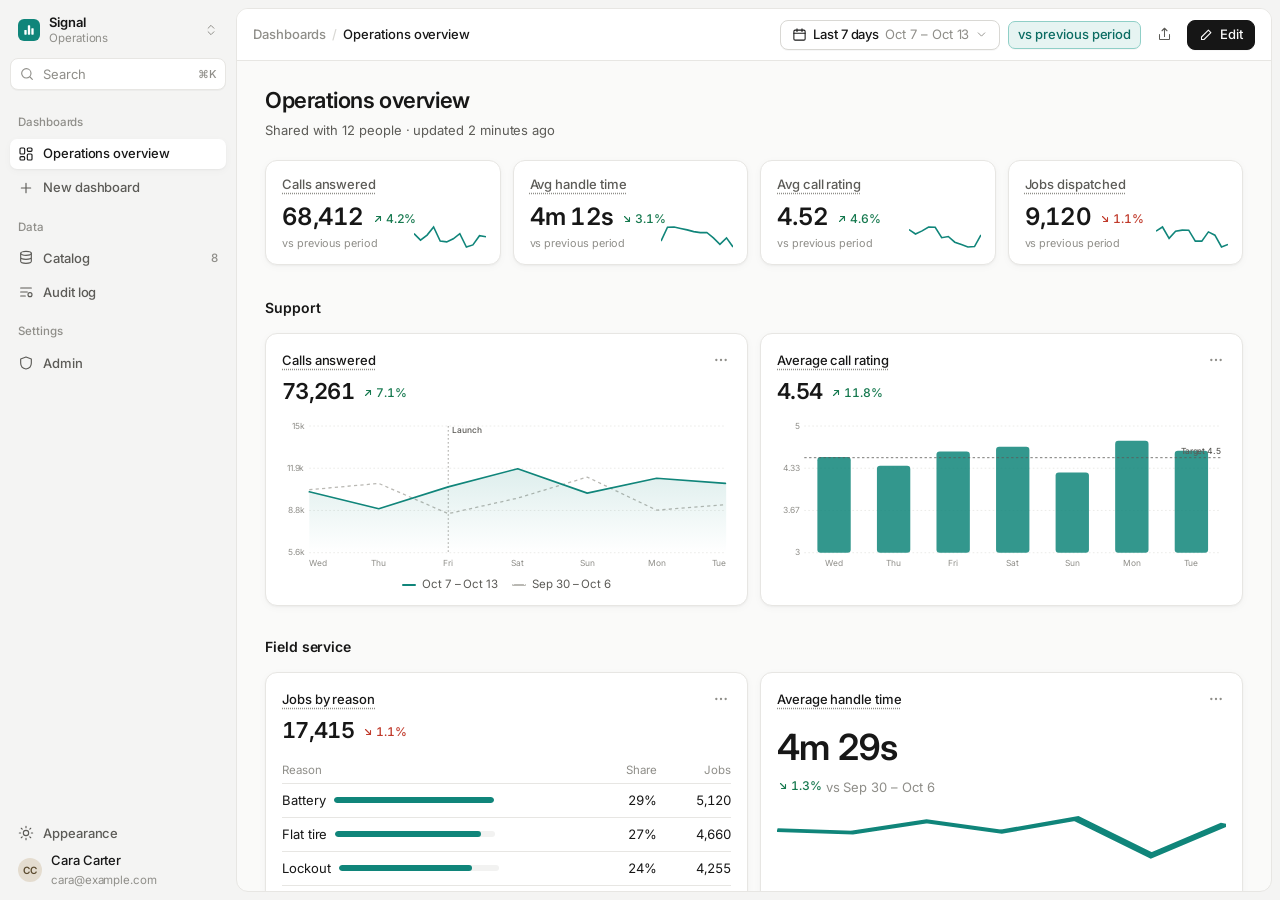
<file: 2/prototype/signal/index.html>
<!DOCTYPE html>
<html lang="en">
  <head>
    <meta charset="UTF-8" />
    <meta name="viewport" content="width=device-width, initial-scale=1.0" />
    <title>Signal — analytics prototype</title>
    <meta name="description" content="An NDA-safe rebuild of an enterprise analytics dashboard prototype. Names and data are fictional." />
    <link rel="preconnect" href="https://fonts.googleapis.com" />
    <link rel="preconnect" href="https://fonts.gstatic.com" crossorigin />
    <link href="https://fonts.googleapis.com/css2?family=Inter:wght@400;500;600&family=JetBrains+Mono:wght@400;500&display=swap" rel="stylesheet" />
    <link rel="stylesheet" href="app.css?v=4" />
    <script>try { if (localStorage.getItem("signal-theme") === "dark") document.documentElement.dataset.theme = "dark"; } catch (e) {}</script>
  </head>
  <body>
    <div class="app" id="app">
      <aside class="side" aria-label="Workspace">
        <button class="ws" type="button"><span class="logo"><svg viewBox="0 0 24 24" fill="currentColor"><rect x="4" y="12" width="4" height="8" rx="1"/><rect x="10" y="4" width="4" height="16" rx="1"/><rect x="16" y="9" width="4" height="11" rx="1"/></svg></span><span>Signal<small>Operations</small></span><svg class="i" viewBox="0 0 24 24"><path d="m7 9 5-5 5 5M7 15l5 5 5-5"/></svg></button>
        <button class="search-btn" type="button" data-cmdk><svg class="i" viewBox="0 0 24 24"><circle cx="11" cy="11" r="7"/><path d="m20 20-3.5-3.5"/></svg>Search<kbd>⌘K</kbd></button>
        <div class="nav-group">Dashboards</div>
        <a class="nav" href="#/dashboard" data-nav="dashboard"><svg class="i" viewBox="0 0 24 24"><rect x="3" y="3" width="7" height="9" rx="1.5"/><rect x="14" y="3" width="7" height="5" rx="1.5"/><rect x="14" y="12" width="7" height="9" rx="1.5"/><rect x="3" y="16" width="7" height="5" rx="1.5"/></svg>Operations overview</a>
        <a class="nav" href="#/dashboard/new" data-nav="new"><svg class="i" viewBox="0 0 24 24"><path d="M12 5v14M5 12h14"/></svg>New dashboard</a>
        <div class="nav-group">Data</div>
        <a class="nav" href="#/catalog" data-nav="catalog"><svg class="i" viewBox="0 0 24 24"><ellipse cx="12" cy="5" rx="8" ry="3"/><path d="M4 5v6c0 1.7 3.6 3 8 3s8-1.3 8-3V5M4 11v6c0 1.7 3.6 3 8 3s8-1.3 8-3v-6"/></svg>Catalog<span class="n">8</span></a>
        <a class="nav" href="#/audit" data-nav="audit"><svg class="i" viewBox="0 0 24 24"><path d="M4 6h16M4 12h10M4 18h7"/><circle cx="18" cy="16" r="3"/></svg>Audit log</a>
        <div class="nav-group">Settings</div>
        <a class="nav" href="#/admin" data-nav="admin"><svg class="i" viewBox="0 0 24 24"><path d="M12 3 4 6v6c0 4.4 3.4 8.2 8 9 4.6-.8 8-4.6 8-9V6z"/></svg>Admin</a>
        <div class="side-foot">
          <button class="theme" type="button" data-theme-toggle aria-label="Toggle dark mode"><svg class="i sun" viewBox="0 0 24 24"><circle cx="12" cy="12" r="4"/><path d="M12 2v2M12 20v2M4.9 4.9l1.4 1.4M17.7 17.7l1.4 1.4M2 12h2M20 12h2M4.9 19.1l1.4-1.4M17.7 6.3l1.4-1.4"/></svg><svg class="i moon" viewBox="0 0 24 24"><path d="M20 14.5A8 8 0 0 1 9.5 4 8 8 0 1 0 20 14.5z"/></svg>Appearance</button>
          <div class="me"><span class="avatar">CC</span><span><b>Cara Carter</b><small>cara@example.com</small></span></div>
        </div>
      </aside>
      <aside class="library" aria-label="Card library"><div class="library-in" id="library"></div></aside>
      <main class="main">
        <header class="topbar" id="topbar"></header>
        <div class="scroll" id="scroll"><div class="content" id="view" tabindex="-1"></div></div>
      </main>
    </div>
    <div class="toasts" aria-live="polite"></div>
    <script src="app.js?v=5"></script>
  </body>
</html>
</file>
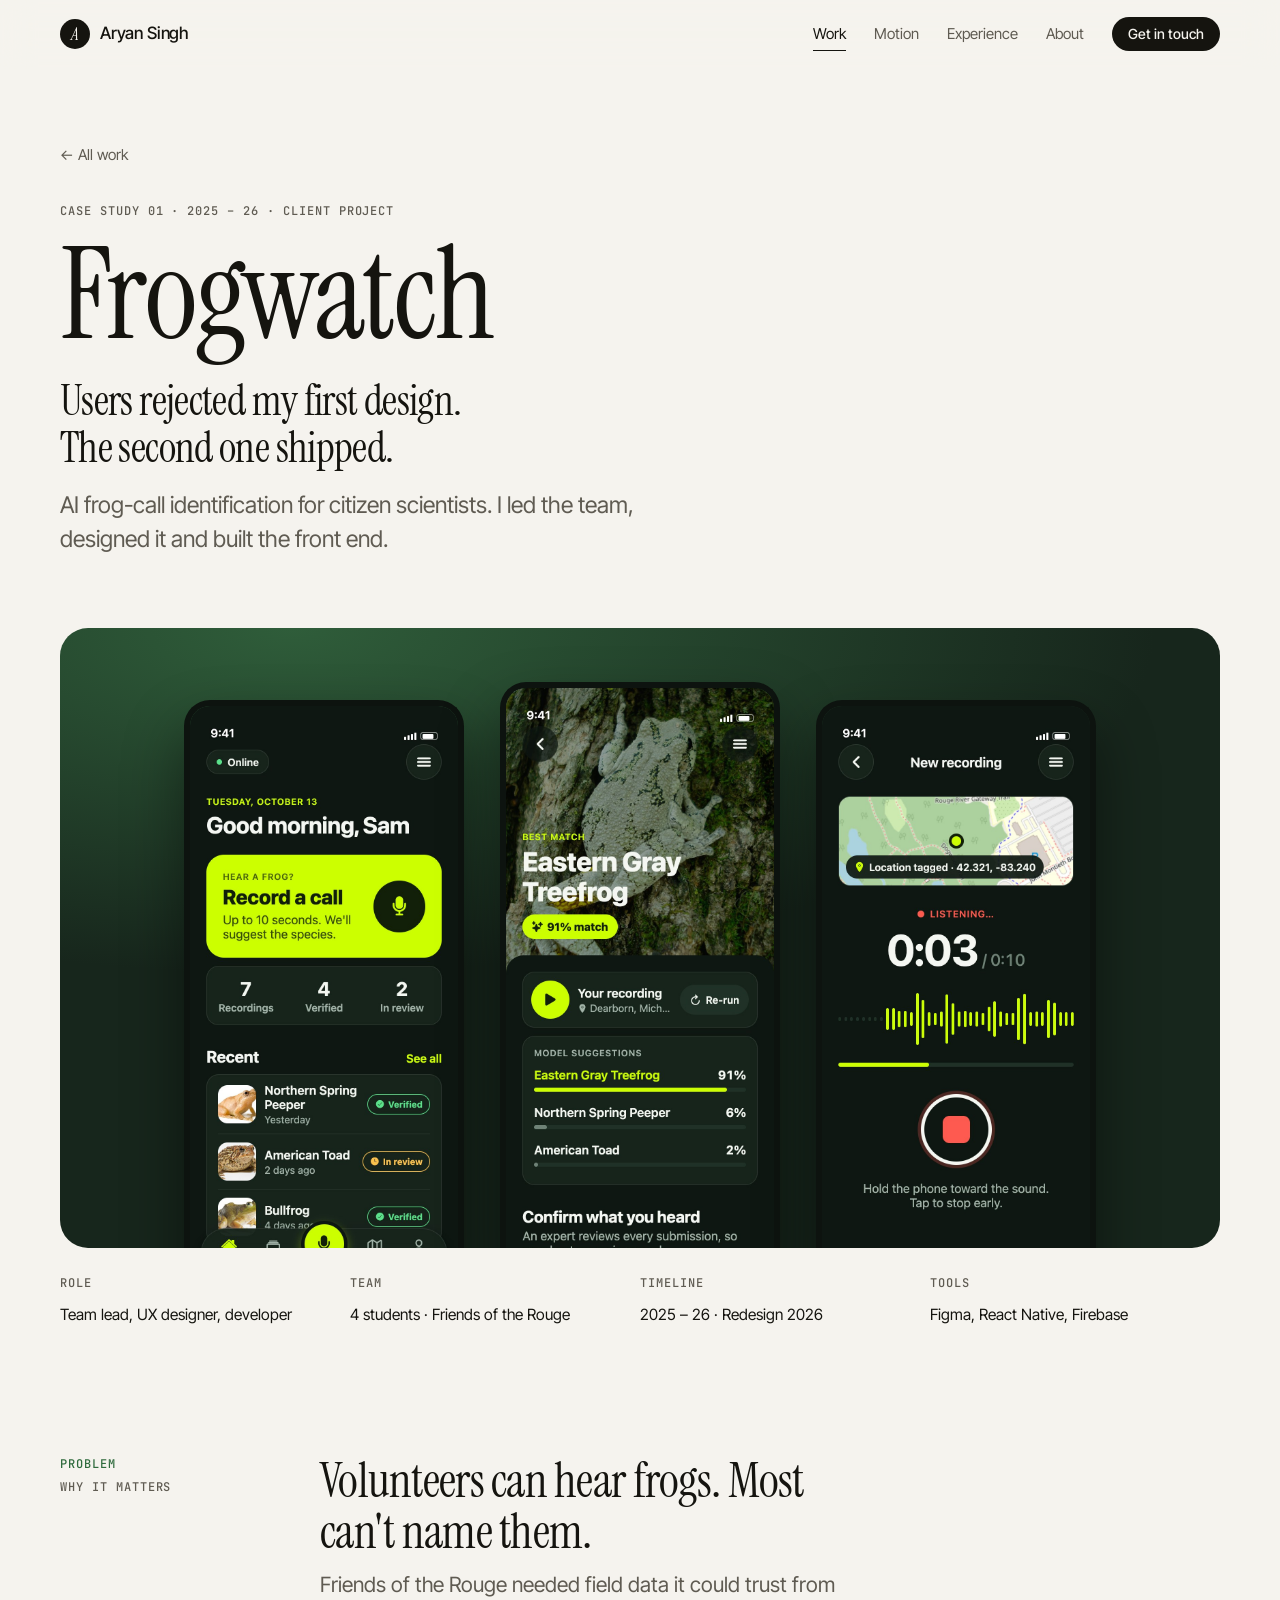
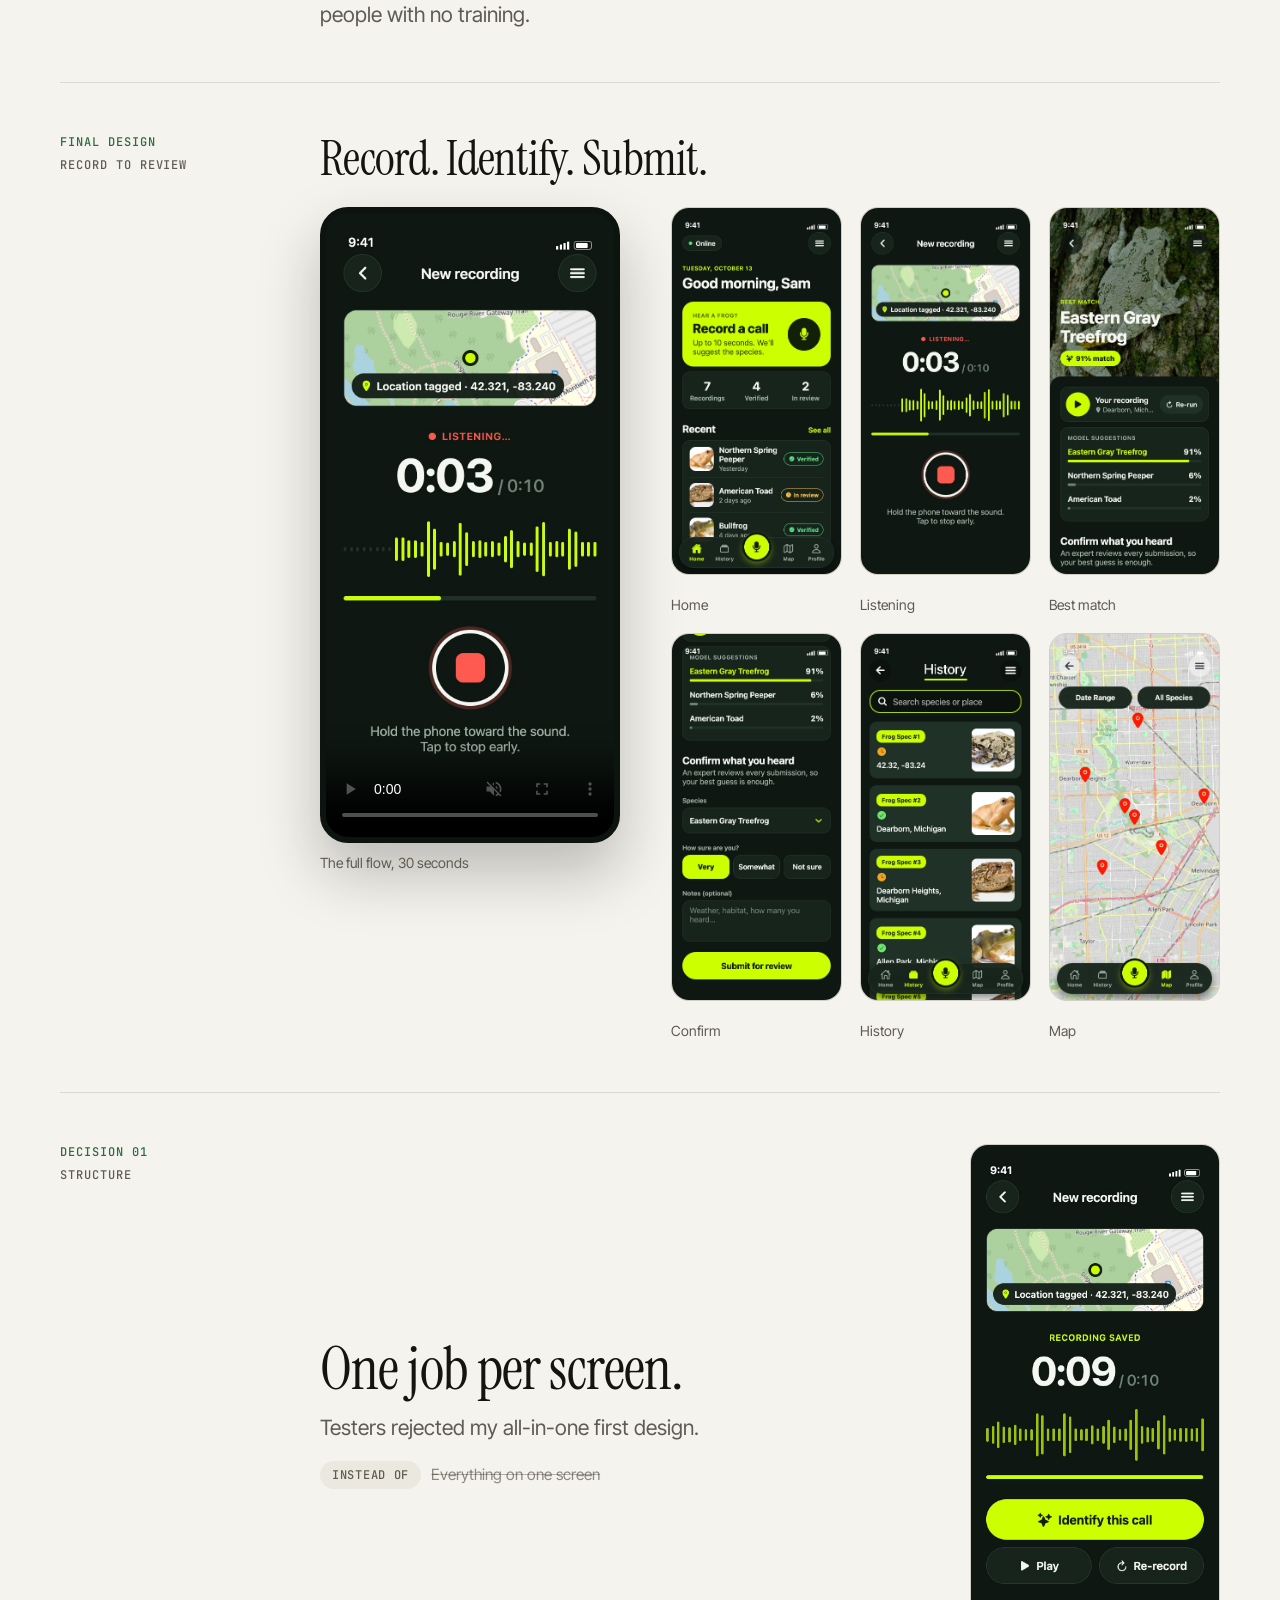
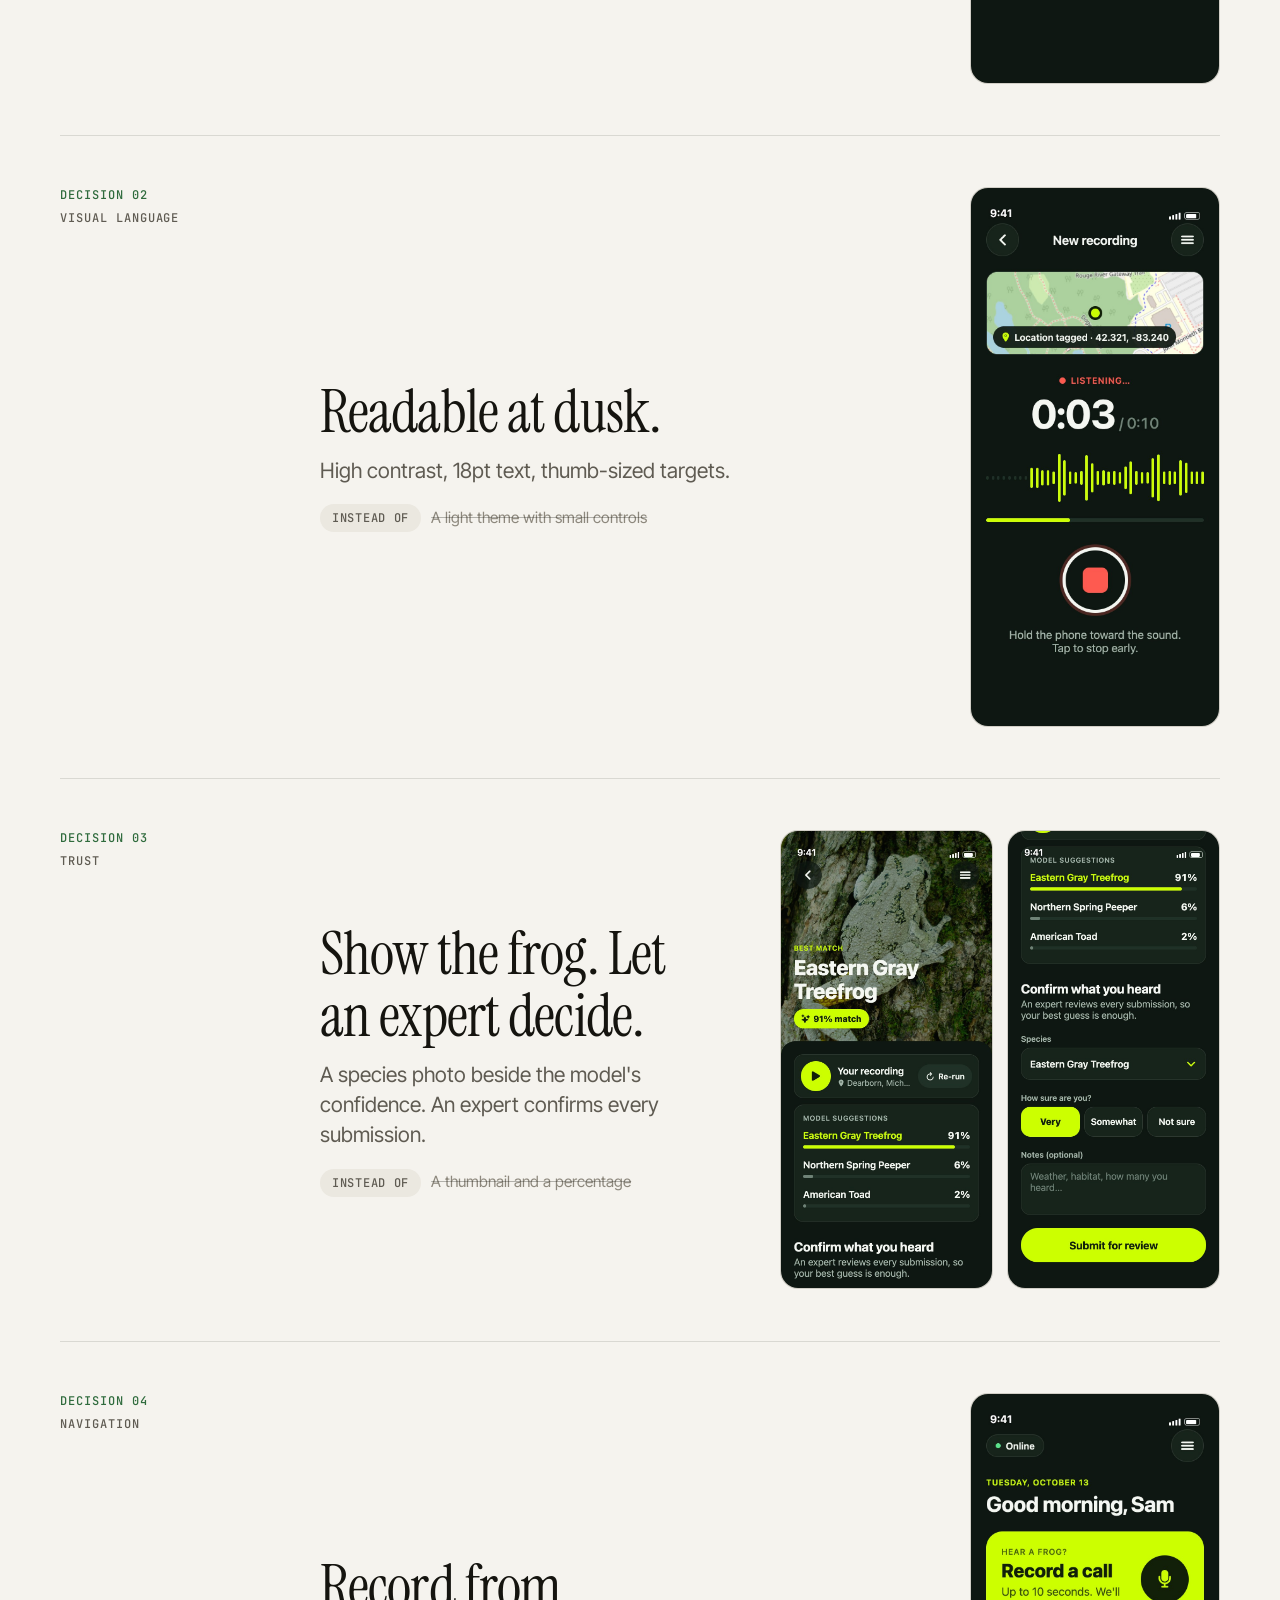
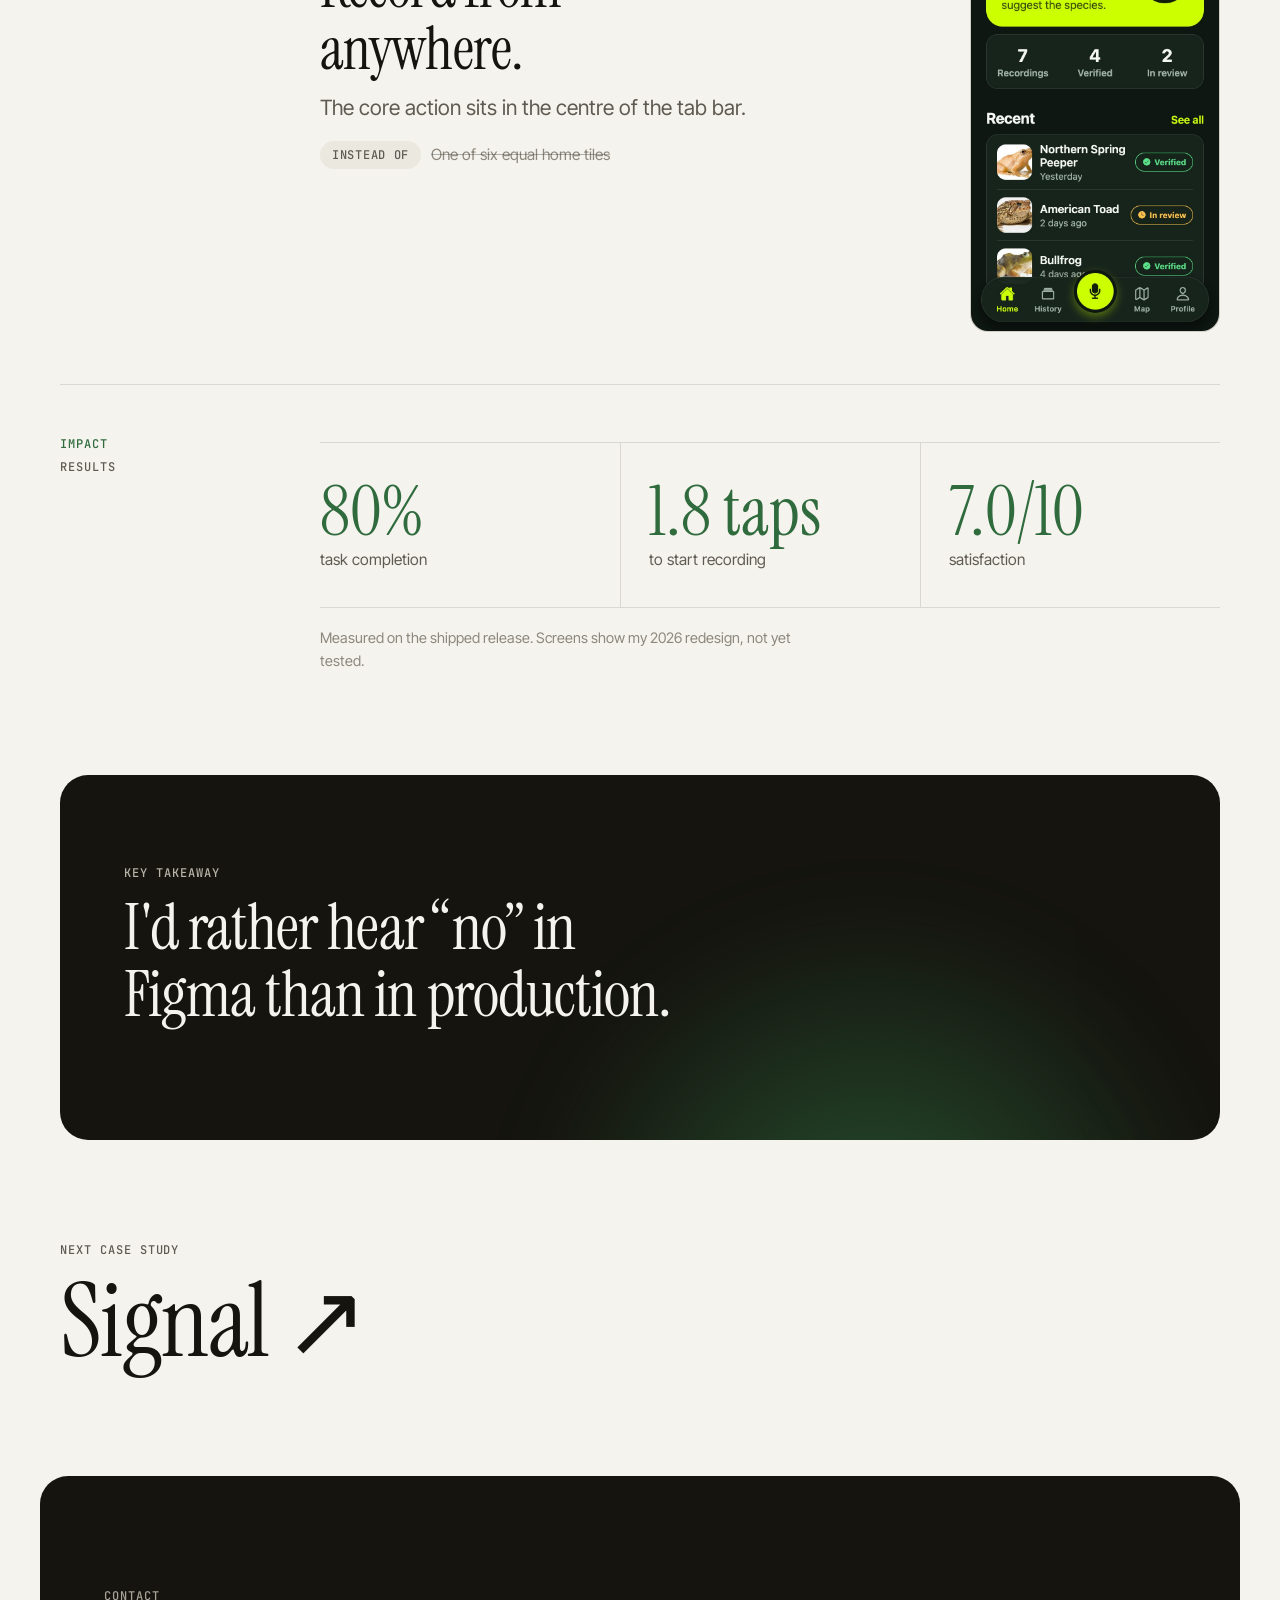
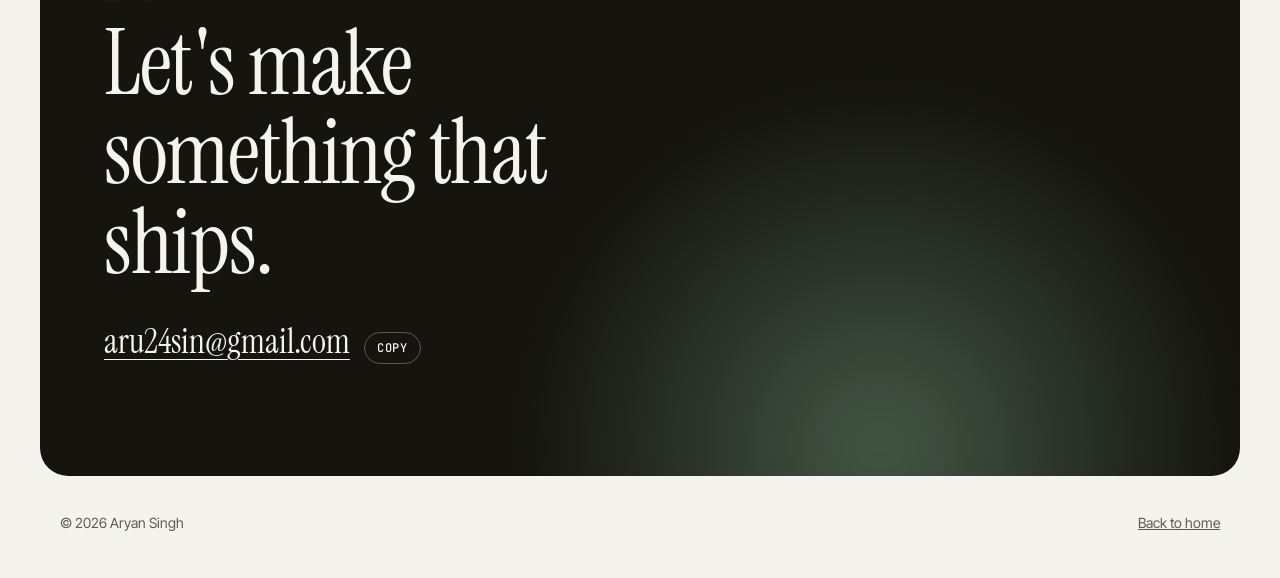
<file: 2/frogwatch.html>
<!DOCTYPE html>
<html lang="en" class="no-js">
  <head>
    <meta charset="UTF-8" />
    <meta name="viewport" content="width=device-width, initial-scale=1.0" />
    <title>Frogwatch — Aryan Singh</title>
    <meta name="description" content="Case study: Frogwatch, an AI frog-call identification app for citizen scientists. A rejected first design, a redesign users approved, and the app we shipped." />
    <link rel="preconnect" href="https://fonts.googleapis.com" />
    <link rel="preconnect" href="https://fonts.gstatic.com" crossorigin />
    <link href="https://fonts.googleapis.com/css2?family=Instrument+Serif:ital@0;1&family=Inter+Tight:wght@400;500&family=JetBrains+Mono:wght@500&display=swap" rel="stylesheet" />
    <link rel="stylesheet" href="style.css?v=15" />
    <style>:root { --accent: #2f6b3d; }</style>
  </head>
  <body>
    <a class="skip" href="#study">Skip to case study</a>

    <nav class="nav" aria-label="Main">
      <div class="wrap">
        <a class="brand" href="index.html"><i>A</i>Aryan Singh</a>
        <div class="nav-links">
          <a href="index.html#work" aria-current="page">Work</a>
          <a href="index.html#lab">Motion</a>
          <a href="index.html#experience">Experience</a>
          <a href="index.html#about">About</a>
          <a class="btn small" href="index.html#contact">Get in touch</a>
        </div>
      </div>
    </nav>

    <header class="cs-hero">
      <div class="wrap">
        <a class="back" href="index.html#work">← All work</a>
        <div class="mono">Case study 01 · 2025 – 26 · Client project</div>
        <h1 class="serif" style="view-transition-name: title-frogwatch">Frogwatch</h1>
        <p class="hook">Users rejected my first design. The second one shipped.</p>
        <p class="lede">AI frog-call identification for citizen scientists. I led the team, designed it and built the front end.</p>
        <div class="cover frog">
          <img src="images/frogwatch/redesign/02-home.jpg" alt="Frogwatch home screen" />
          <img src="images/frogwatch/redesign/07-result.jpg" alt="Frogwatch result screen showing a 91% match" />
          <img src="images/frogwatch/redesign/04-record-listening.jpg" alt="Frogwatch recording screen" />
        </div>
        <div class="meta" style="margin-top: 0; border-top: 0"><div><span class="mono">Role</span><ul><li>Team lead, UX designer, developer</li></ul></div><div><span class="mono">Team</span><ul><li>4 students · Friends of the Rouge</li></ul></div><div><span class="mono">Timeline</span><ul><li>2025 – 26 · Redesign 2026</li></ul></div><div><span class="mono">Tools</span><ul><li>Figma, React Native, Firebase</li></ul></div></div>
      </div>
    </header>

    <main class="cs" id="study">
      <div class="wrap">
        <section class="block reveal">
          <div class="mono"><b>Problem</b>Why it matters</div>
          <div>
            <h2>Volunteers can hear frogs. Most can't name them.</h2>
            <p class="lead">Friends of the Rouge needed field data it could trust from people with no training.</p>
          </div>
        </section>
        <section class="block reveal" id="final">
          <div class="mono"><b>Final design</b>Record to review</div>
          <div>
            <h2>Record. Identify. Submit.</h2>
            <div class="redo">
              <figure>
                <video class="phone-video" src="images/frogwatch/redesign/flow.mp4" poster="images/frogwatch/redesign/04-record-listening.jpg" controls muted playsinline preload="metadata"></video>
                <figcaption>The full flow, 30 seconds</figcaption>
              </figure>
              <div class="gallery" style="grid-template-columns: repeat(3, minmax(0, 1fr)); margin-top: 0">
                <figure><img src="images/frogwatch/redesign/02-home.jpg" alt="Home" loading="lazy" /><figcaption>Home</figcaption></figure>
                <figure><img src="images/frogwatch/redesign/04-record-listening.jpg" alt="Listening" loading="lazy" /><figcaption>Listening</figcaption></figure>
                <figure><img src="images/frogwatch/redesign/07-result.jpg" alt="Result" loading="lazy" /><figcaption>Best match</figcaption></figure>
                <figure><img src="images/frogwatch/redesign/08-confirm.jpg" alt="Confirm" loading="lazy" /><figcaption>Confirm</figcaption></figure>
                <figure><img src="images/frogwatch/redesign/10-history.jpg" alt="History" loading="lazy" /><figcaption>History</figcaption></figure>
                <figure><img src="images/frogwatch/redesign/11-map.jpg" alt="Map" loading="lazy" /><figcaption>Map</figcaption></figure>
              </div>
            </div>
          </div>
        </section>
        <section class="block reveal">
          <div class="mono"><b>Decision 01</b>Structure</div>
          <div>
            <div class="d ">
              <div>
                <h2>One job per screen.</h2>
                <p class="lead">Testers rejected my all-in-one first design.</p>
                <p class="d-not"><span class="verdict try">Instead of</span><s>Everything on one screen</s></p>
              </div>
              <figure class="d-shot"><img src="images/frogwatch/redesign/05-record-saved.jpg" alt="Recording saved, with one primary action" loading="lazy" /></figure>
            </div>
          </div>
        </section>
        <section class="block reveal">
          <div class="mono"><b>Decision 02</b>Visual language</div>
          <div>
            <div class="d ">
              <div>
                <h2>Readable at dusk.</h2>
                <p class="lead">High contrast, 18pt text, thumb-sized targets.</p>
                <p class="d-not"><span class="verdict try">Instead of</span><s>A light theme with small controls</s></p>
              </div>
              <figure class="d-shot"><img src="images/frogwatch/redesign/04-record-listening.jpg" alt="Recording screen" loading="lazy" /></figure>
            </div>
          </div>
        </section>
        <section class="block reveal">
          <div class="mono"><b>Decision 03</b>Trust</div>
          <div>
            <div class="d two">
              <div>
                <h2>Show the frog. Let an expert decide.</h2>
                <p class="lead">A species photo beside the model's confidence. An expert confirms every submission.</p>
                <p class="d-not"><span class="verdict try">Instead of</span><s>A thumbnail and a percentage</s></p>
              </div>
              <figure class="d-shot"><img src="images/frogwatch/redesign/07-result.jpg" alt="Result with species photo and 91% match" loading="lazy" /><img src="images/frogwatch/redesign/08-confirm.jpg" alt="Confirm form" loading="lazy" /></figure>
            </div>
          </div>
        </section>
        <section class="block reveal">
          <div class="mono"><b>Decision 04</b>Navigation</div>
          <div>
            <div class="d ">
              <div>
                <h2>Record from anywhere.</h2>
                <p class="lead">The core action sits in the centre of the tab bar.</p>
                <p class="d-not"><span class="verdict try">Instead of</span><s>One of six equal home tiles</s></p>
              </div>
              <figure class="d-shot"><img src="images/frogwatch/redesign/02-home.jpg" alt="Home with tab bar" loading="lazy" /></figure>
            </div>
          </div>
        </section>
        <section class="block reveal" style="border-bottom: 0">
          <div class="mono"><b>Impact</b>Results</div>
          <div>
            <div class="impact"><div><b>94%</b><span>task completion</span></div><div><b>2.1 taps</b><span>to start recording</span></div><div><b>8.2/10</b><span>satisfaction</span></div></div>
            <p class="note">Measured on the shipped release. Screens show my 2026 redesign, not yet tested.</p>
          </div>
        </section>

        <aside class="takeaway reveal">
          <div class="mono">Key takeaway</div>
          <h2>I'd rather hear “no” in Figma than in production.</h2>
        </aside>
      </div>
    </main>

    <section class="next">
      <div class="wrap">
        <a href="signal.html">
          <div class="mono">Next case study</div>
          <h2 class="serif">Signal <span class="arrow">↗</span></h2>
        </a>
      </div>
    </section>

    <section id="contact" style="padding: 0">
      <div class="contact" style="--glow: #6c8f74">
        <div class="mono">Contact</div>
        <h2 class="serif">Let's make something that ships.</h2>
        <a class="mail" href="mailto:aru24sin@gmail.com">aru24sin@gmail.com</a>
      </div>
    </section>
    <footer>
      <div class="wrap">
        <span>© <span data-year>2026</span> Aryan Singh</span>
        <a href="index.html">Back to home</a>
      </div>
    </footer>

    <script src="main.js"></script>
    <script src="interactions.js?v=4"></script>
  </body>
</html>
</file>
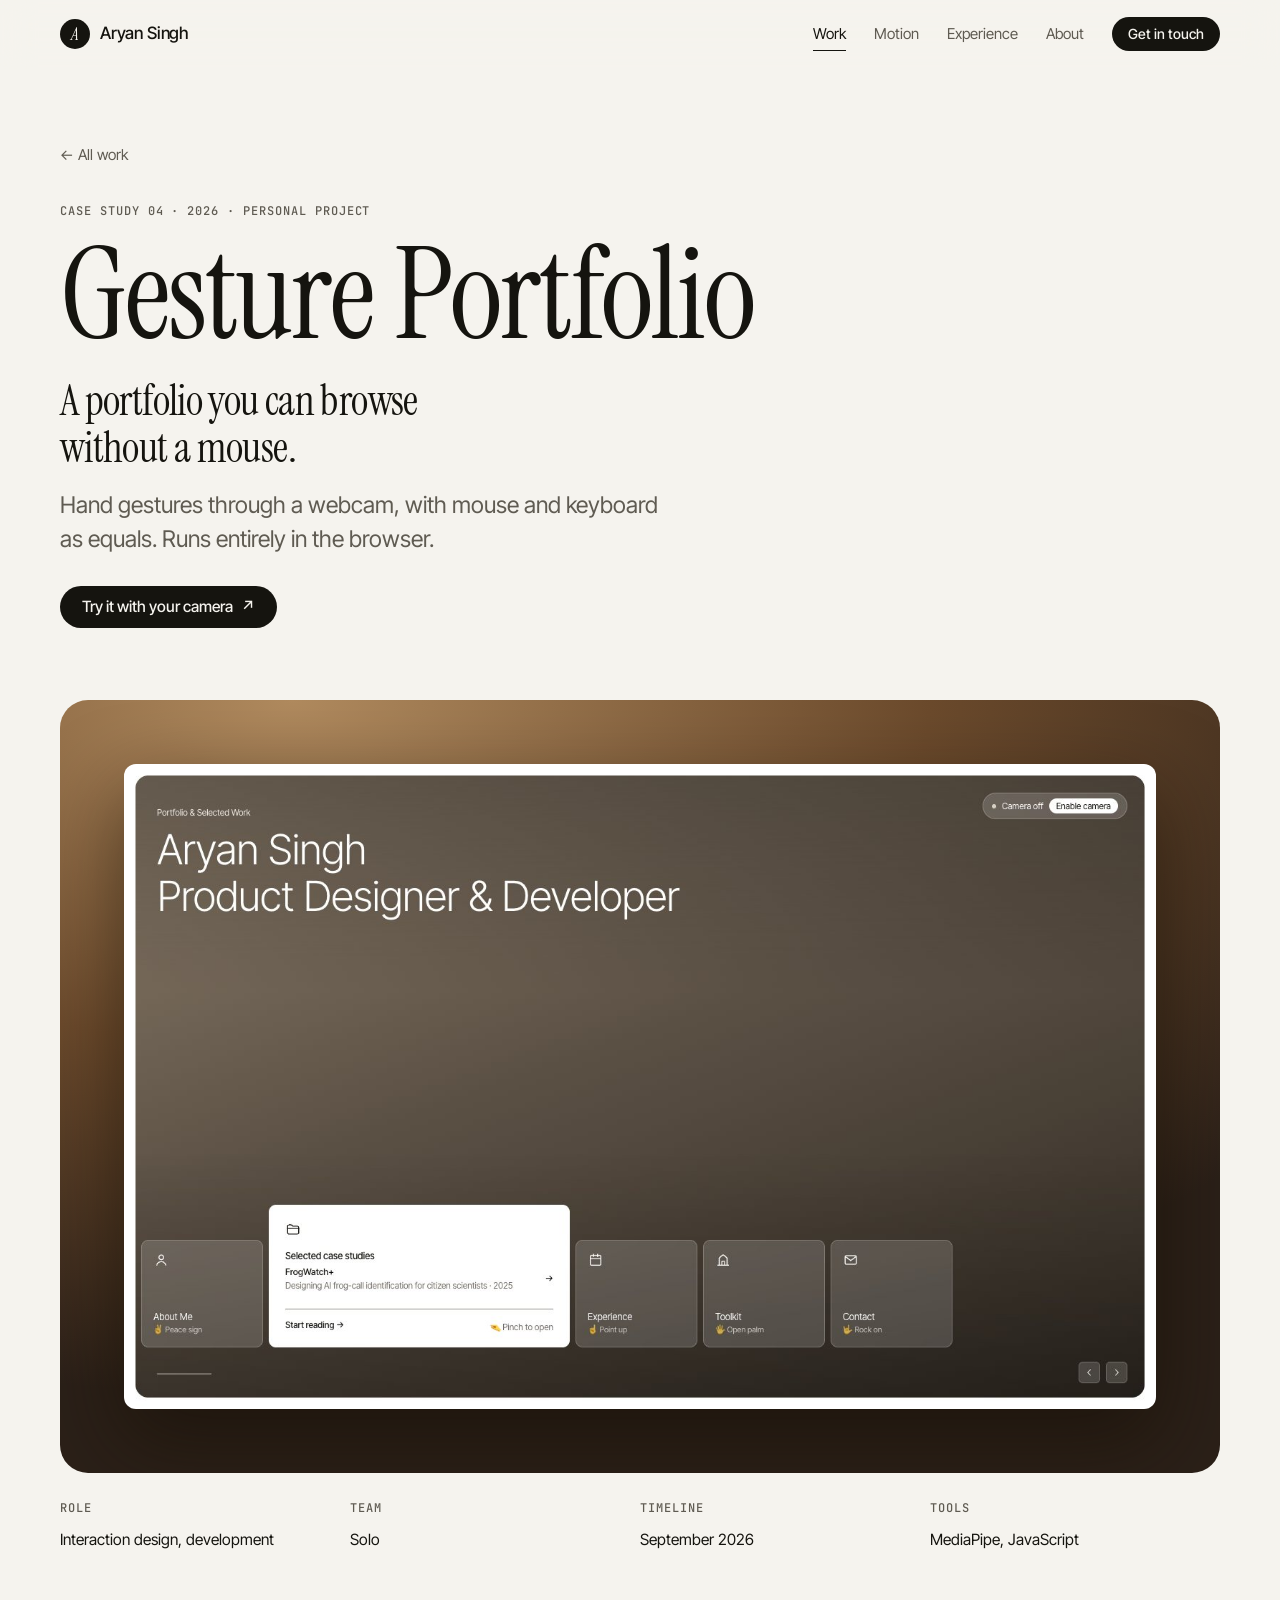
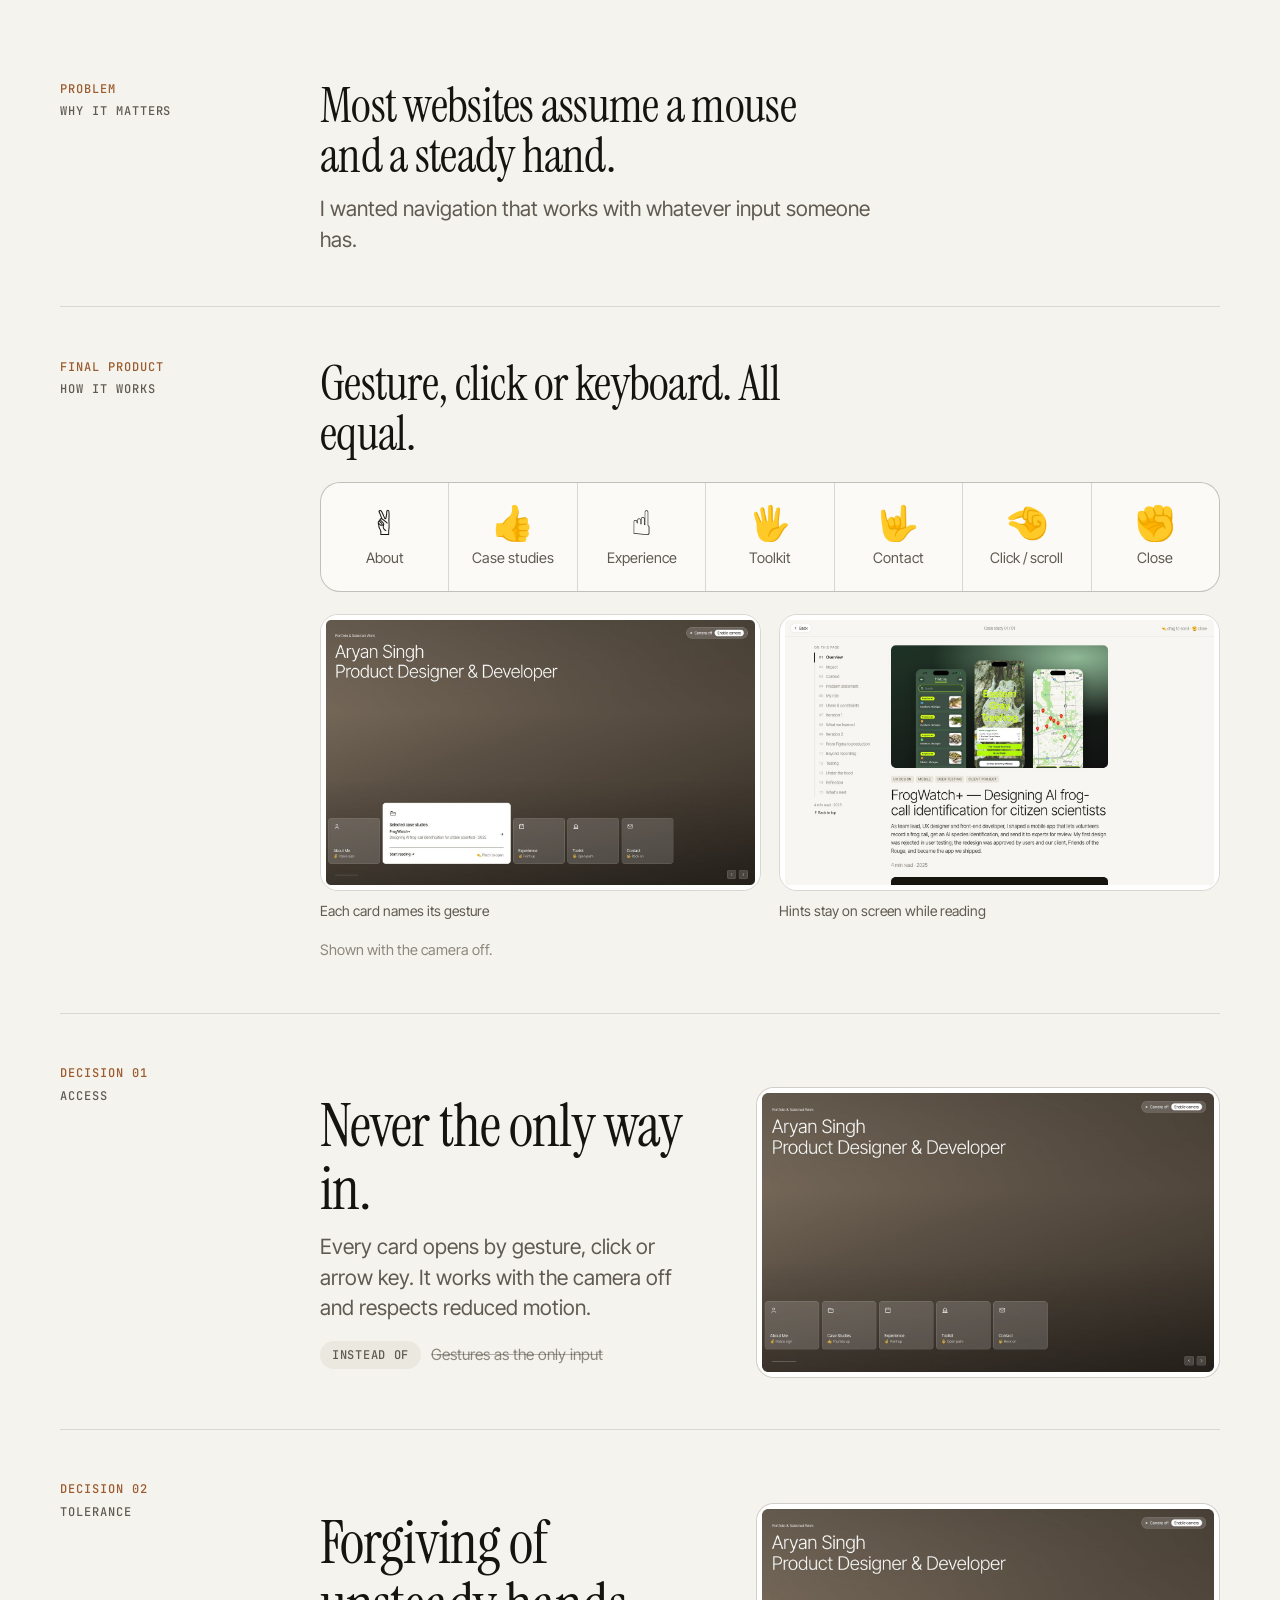
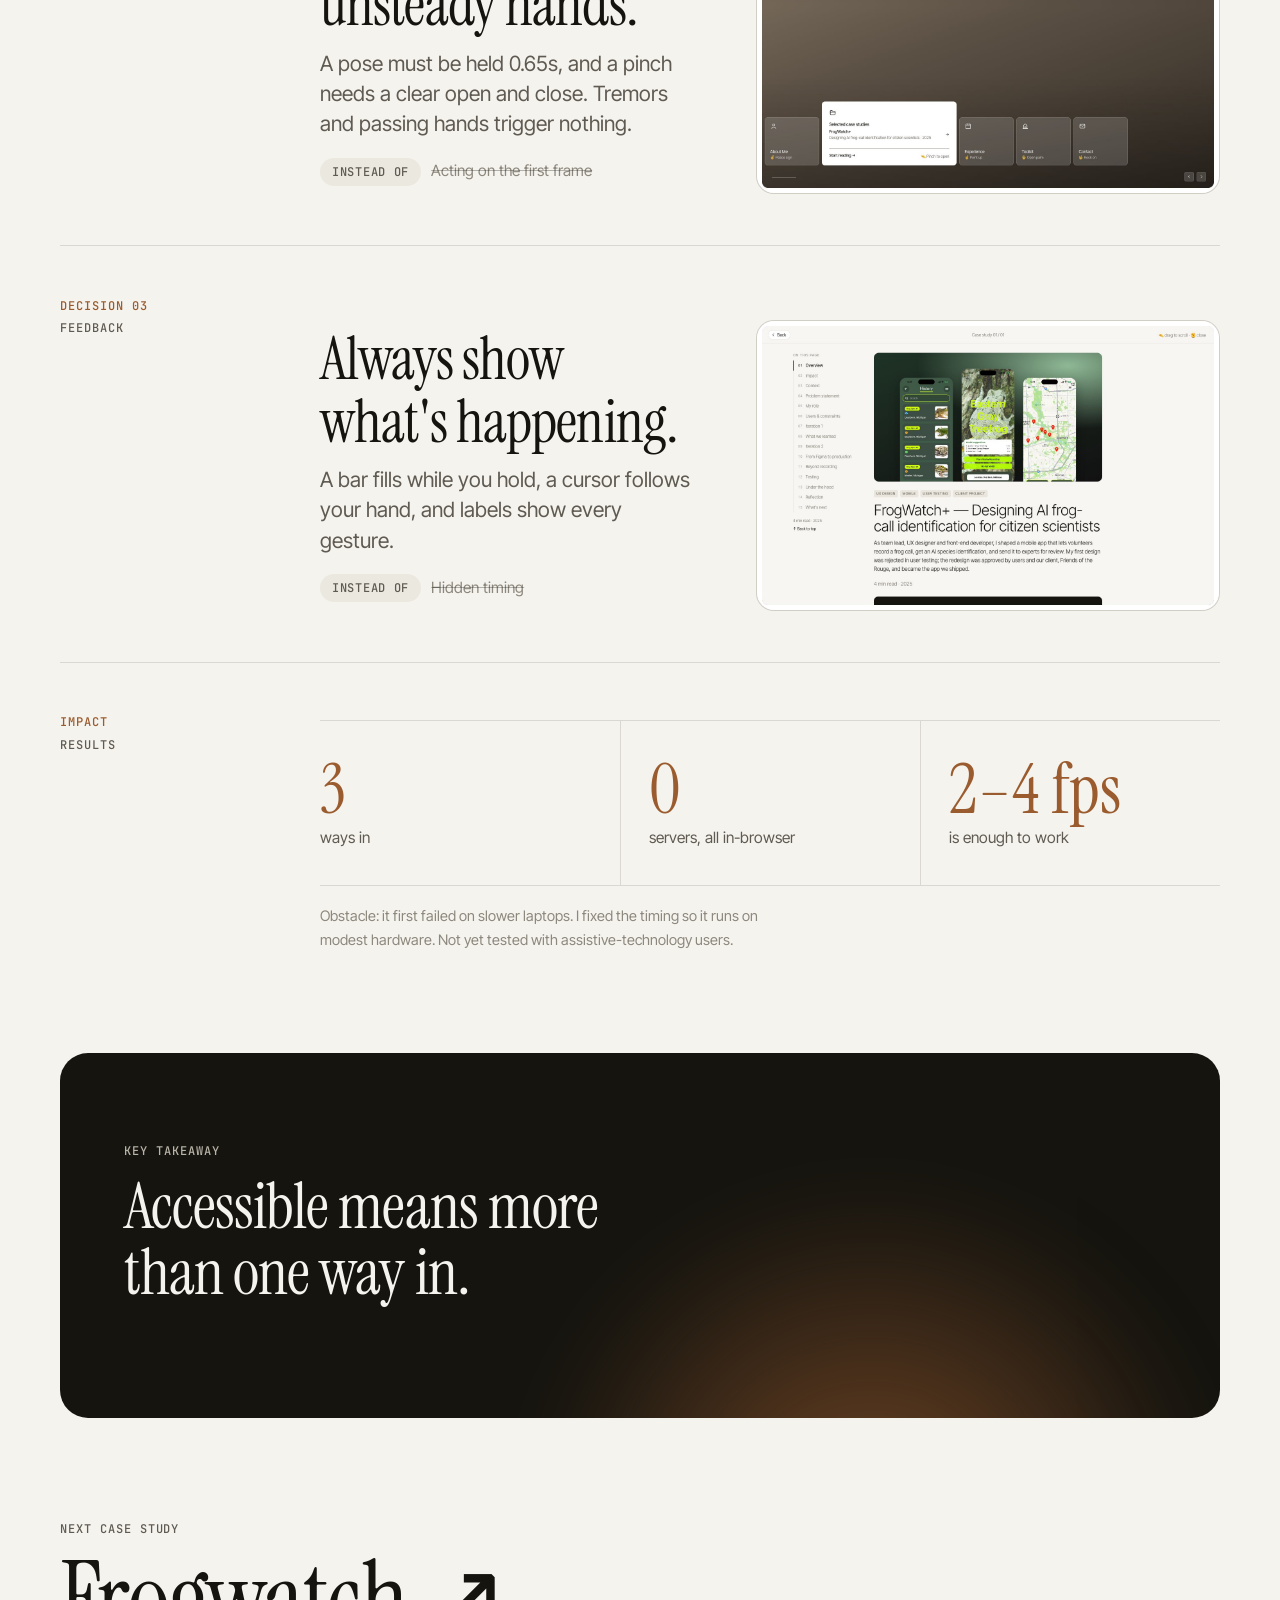
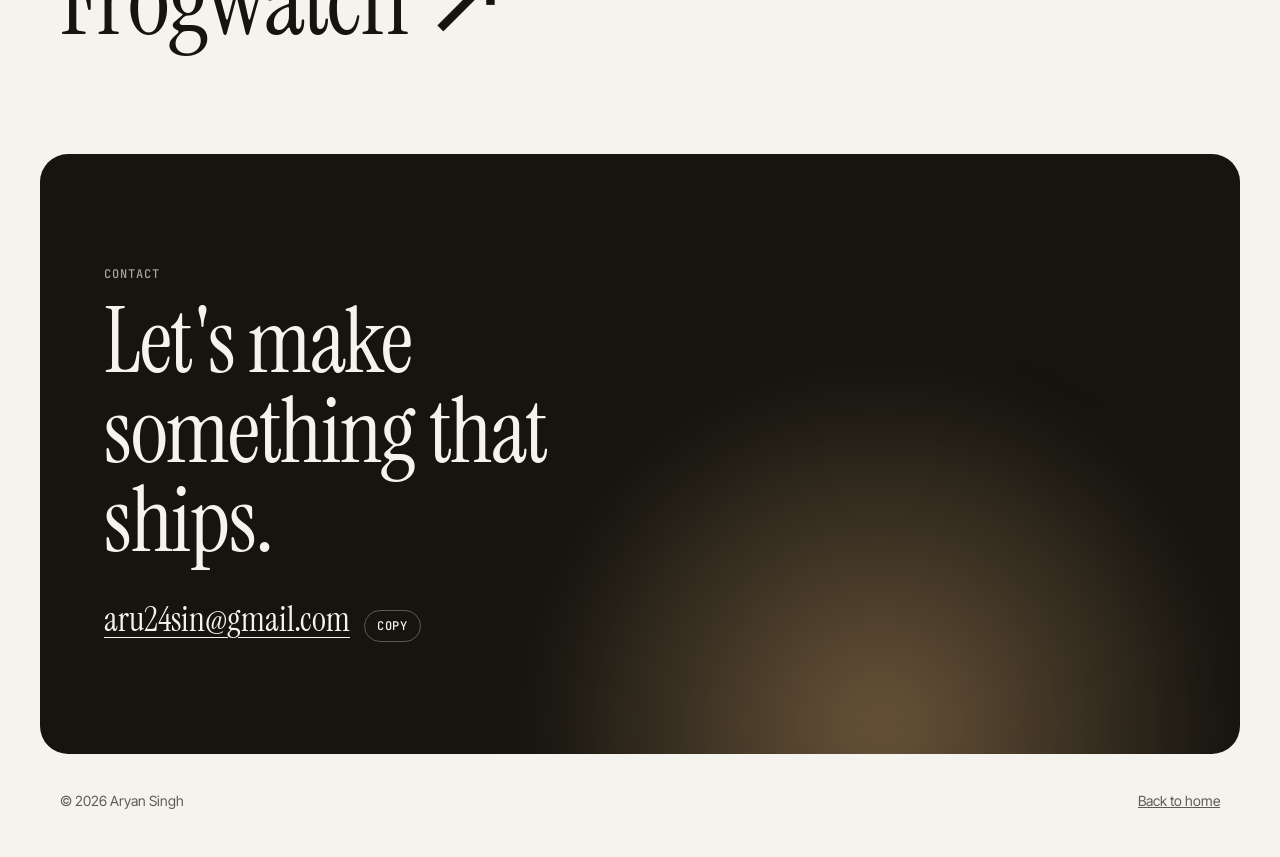
<file: 2/gesture.html>
<!DOCTYPE html>
<html lang="en" class="no-js">
  <head>
    <meta charset="UTF-8" />
    <meta name="viewport" content="width=device-width, initial-scale=1.0" />
    <title>Gesture Portfolio — Aryan Singh</title>
    <meta name="description" content="Case study: a portfolio you browse with your hands. Webcam hand tracking in the browser, and what it taught me about designing input for noisy signals." />
    <link rel="preconnect" href="https://fonts.googleapis.com" />
    <link rel="preconnect" href="https://fonts.gstatic.com" crossorigin />
    <link href="https://fonts.googleapis.com/css2?family=Instrument+Serif:ital@0;1&family=Inter+Tight:wght@400;500&family=JetBrains+Mono:wght@500&display=swap" rel="stylesheet" />
    <link rel="stylesheet" href="style.css?v=15" />
    <style>:root { --accent: #9a5b2e; }</style>
  </head>
  <body>
    <a class="skip" href="#study">Skip to case study</a>

    <nav class="nav" aria-label="Main">
      <div class="wrap">
        <a class="brand" href="index.html"><i>A</i>Aryan Singh</a>
        <div class="nav-links">
          <a href="index.html#work" aria-current="page">Work</a>
          <a href="index.html#lab">Motion</a>
          <a href="index.html#experience">Experience</a>
          <a href="index.html#about">About</a>
          <a class="btn small" href="index.html#contact">Get in touch</a>
        </div>
      </div>
    </nav>

    <header class="cs-hero">
      <div class="wrap">
        <a class="back" href="index.html#work">← All work</a>
        <div class="mono">Case study 04 · 2026 · Personal project</div>
        <h1 class="serif" style="view-transition-name: title-gesture">Gesture Portfolio</h1>
        <p class="hook">A portfolio you can browse without a mouse.</p>
        <p class="lede">Hand gestures through a webcam, with mouse and keyboard as equals. Runs entirely in the browser.</p>
        <div class="cs-links">
          <a class="btn" href="../1/index.html">Try it with your camera <span class="arrow">↗</span></a>
        </div>
        <div class="cover gesture">
          <img src="images/gesture/card.jpg" alt="The gesture portfolio home screen" />
        </div>
        <div class="meta" style="margin-top: 0; border-top: 0"><div><span class="mono">Role</span><ul><li>Interaction design, development</li></ul></div><div><span class="mono">Team</span><ul><li>Solo</li></ul></div><div><span class="mono">Timeline</span><ul><li>September 2026</li></ul></div><div><span class="mono">Tools</span><ul><li>MediaPipe, JavaScript</li></ul></div></div>
      </div>
    </header>

    <main class="cs" id="study">
      <div class="wrap">
        <section class="block reveal">
          <div class="mono"><b>Problem</b>Why it matters</div>
          <div>
            <h2>Most websites assume a mouse and a steady hand.</h2>
            <p class="lead">I wanted navigation that works with whatever input someone has.</p>
          </div>
        </section>
        <section class="block reveal" id="final">
          <div class="mono"><b>Final product</b>How it works</div>
          <div>
            <h2>Gesture, click or keyboard. All equal.</h2>
            <div class="vocab">
              <div><b>✌️</b><span>About</span></div>
              <div><b>👍</b><span>Case studies</span></div>
              <div><b>☝️</b><span>Experience</span></div>
              <div><b>🖐️</b><span>Toolkit</span></div>
              <div><b>🤟</b><span>Contact</span></div>
              <div><b>🤏</b><span>Click / scroll</span></div>
              <div><b>✊</b><span>Close</span></div>
            </div>
            <div class="wide pair">
              <figure><img src="images/gesture/card.jpg" alt="Home with the Case Studies card open" loading="lazy" /><figcaption>Each card names its gesture</figcaption></figure>
              <figure><img src="images/gesture/reader.jpg" alt="Case study page" loading="lazy" /><figcaption>Hints stay on screen while reading</figcaption></figure>
            </div>
            <p class="note">Shown with the camera off.</p>
          </div>
        </section>
        <section class="block reveal">
          <div class="mono"><b>Decision 01</b>Access</div>
          <div>
            <div class="d wide">
              <div>
                <h2>Never the only way in.</h2>
                <p class="lead">Every card opens by gesture, click or arrow key. It works with the camera off and respects reduced motion.</p>
                <p class="d-not"><span class="verdict try">Instead of</span><s>Gestures as the only input</s></p>
              </div>
              <figure class="d-shot"><img src="images/gesture/home.jpg" alt="Home with five cards, arrow buttons and an Enable camera button" loading="lazy" /></figure>
            </div>
          </div>
        </section>
        <section class="block reveal">
          <div class="mono"><b>Decision 02</b>Tolerance</div>
          <div>
            <div class="d wide">
              <div>
                <h2>Forgiving of unsteady hands.</h2>
                <p class="lead">A pose must be held 0.65s, and a pinch needs a clear open and close. Tremors and passing hands trigger nothing.</p>
                <p class="d-not"><span class="verdict try">Instead of</span><s>Acting on the first frame</s></p>
              </div>
              <figure class="d-shot"><img src="images/gesture/card.jpg" alt="A card opened by a held pose" loading="lazy" /></figure>
            </div>
          </div>
        </section>
        <section class="block reveal">
          <div class="mono"><b>Decision 03</b>Feedback</div>
          <div>
            <div class="d wide">
              <div>
                <h2>Always show what's happening.</h2>
                <p class="lead">A bar fills while you hold, a cursor follows your hand, and labels show every gesture.</p>
                <p class="d-not"><span class="verdict try">Instead of</span><s>Hidden timing</s></p>
              </div>
              <figure class="d-shot"><img src="images/gesture/reader.jpg" alt="Reader page with gesture hints in the header" loading="lazy" /></figure>
            </div>
          </div>
        </section>
        <section class="block reveal" style="border-bottom: 0">
          <div class="mono"><b>Impact</b>Results</div>
          <div>
            <div class="impact"><div><b>3</b><span>ways in</span></div><div><b>0</b><span>servers, all in-browser</span></div><div><b>2–4 fps</b><span>is enough to work</span></div></div>
            <p class="note">Obstacle: it first failed on slower laptops. I fixed the timing so it runs on modest hardware. Not yet tested with assistive-technology users.</p>
          </div>
        </section>

        <aside class="takeaway reveal">
          <div class="mono">Key takeaway</div>
          <h2>Accessible means more than one way in.</h2>
        </aside>
      </div>
    </main>

    <section class="next">
      <div class="wrap">
        <a href="frogwatch.html">
          <div class="mono">Next case study</div>
          <h2 class="serif">Frogwatch <span class="arrow">↗</span></h2>
        </a>
      </div>
    </section>

    <section id="contact" style="padding: 0">
      <div class="contact" style="--glow: #b08a5e">
        <div class="mono">Contact</div>
        <h2 class="serif">Let's make something that ships.</h2>
        <a class="mail" href="mailto:aru24sin@gmail.com">aru24sin@gmail.com</a>
      </div>
    </section>
    <footer>
      <div class="wrap">
        <span>© <span data-year>2026</span> Aryan Singh</span>
        <a href="index.html">Back to home</a>
      </div>
    </footer>

    <script src="main.js"></script>
    <script src="interactions.js?v=4"></script>
  </body>
</html>
</file>
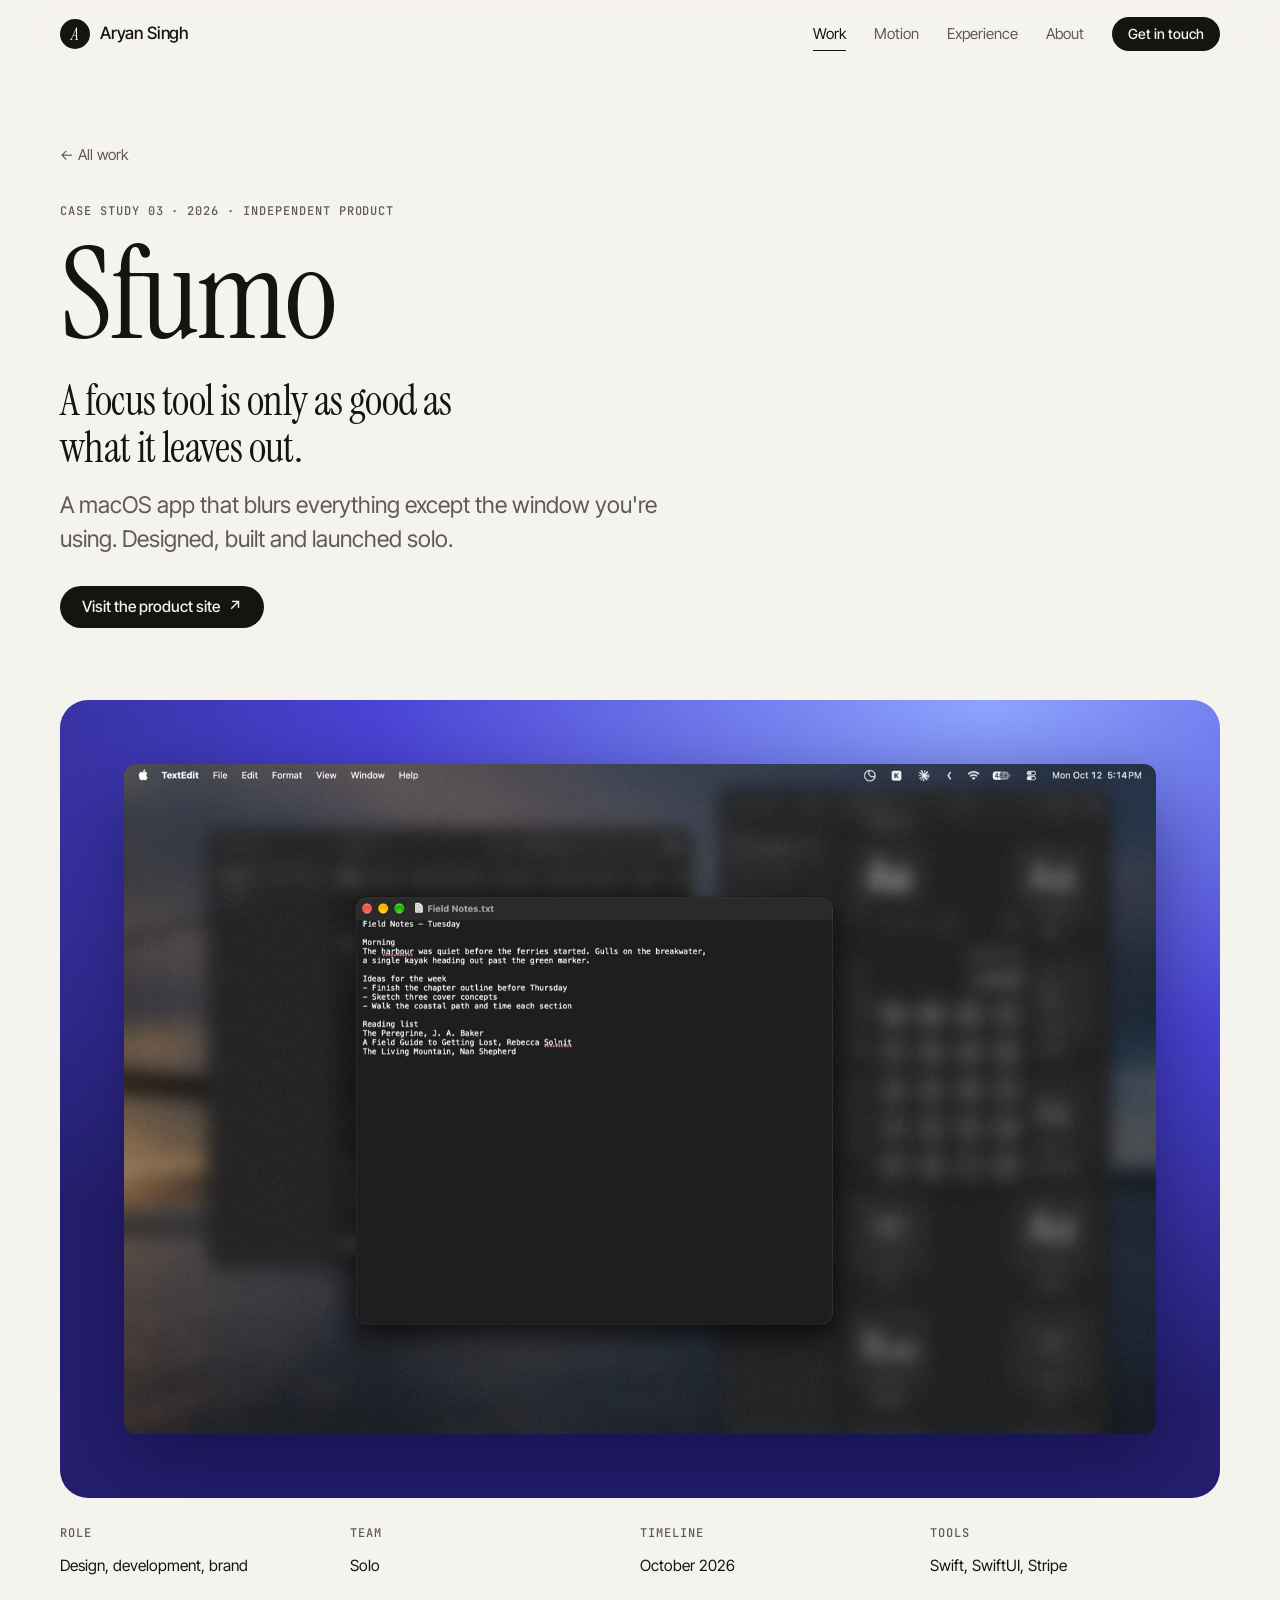
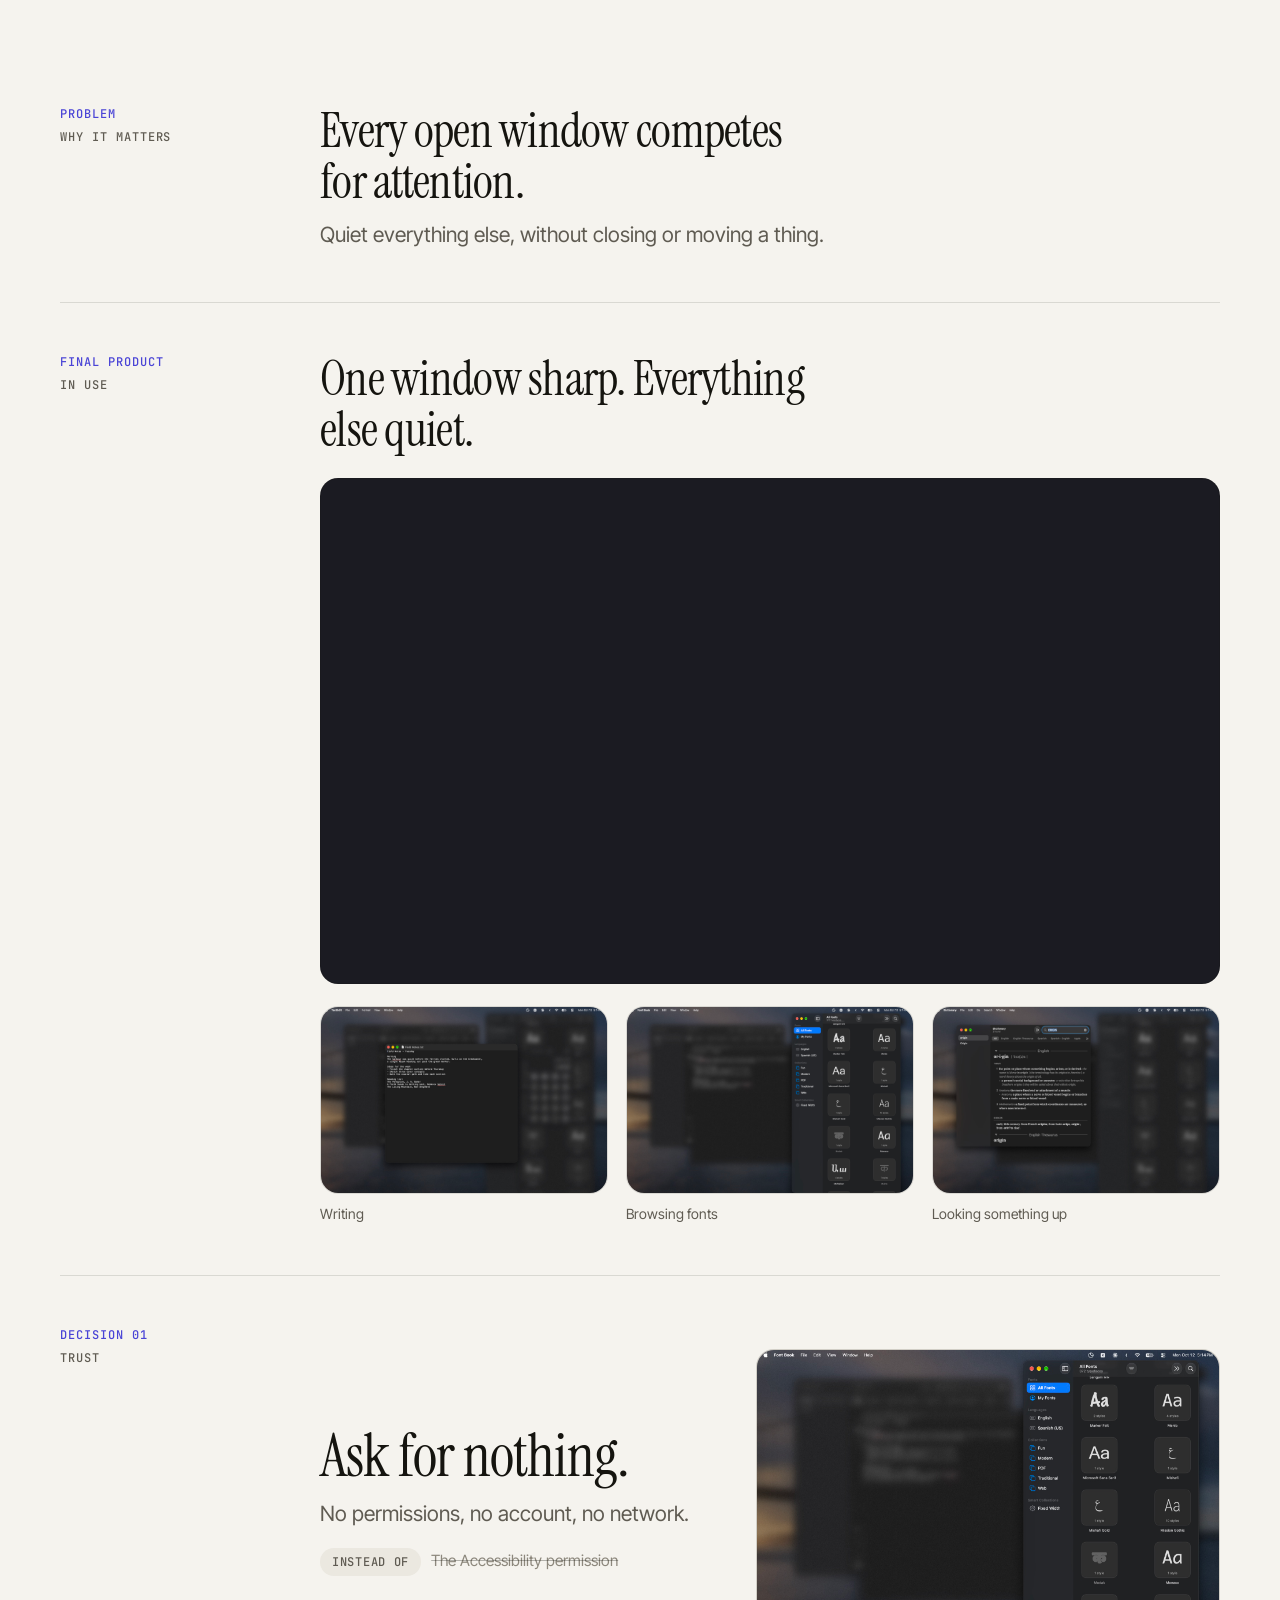
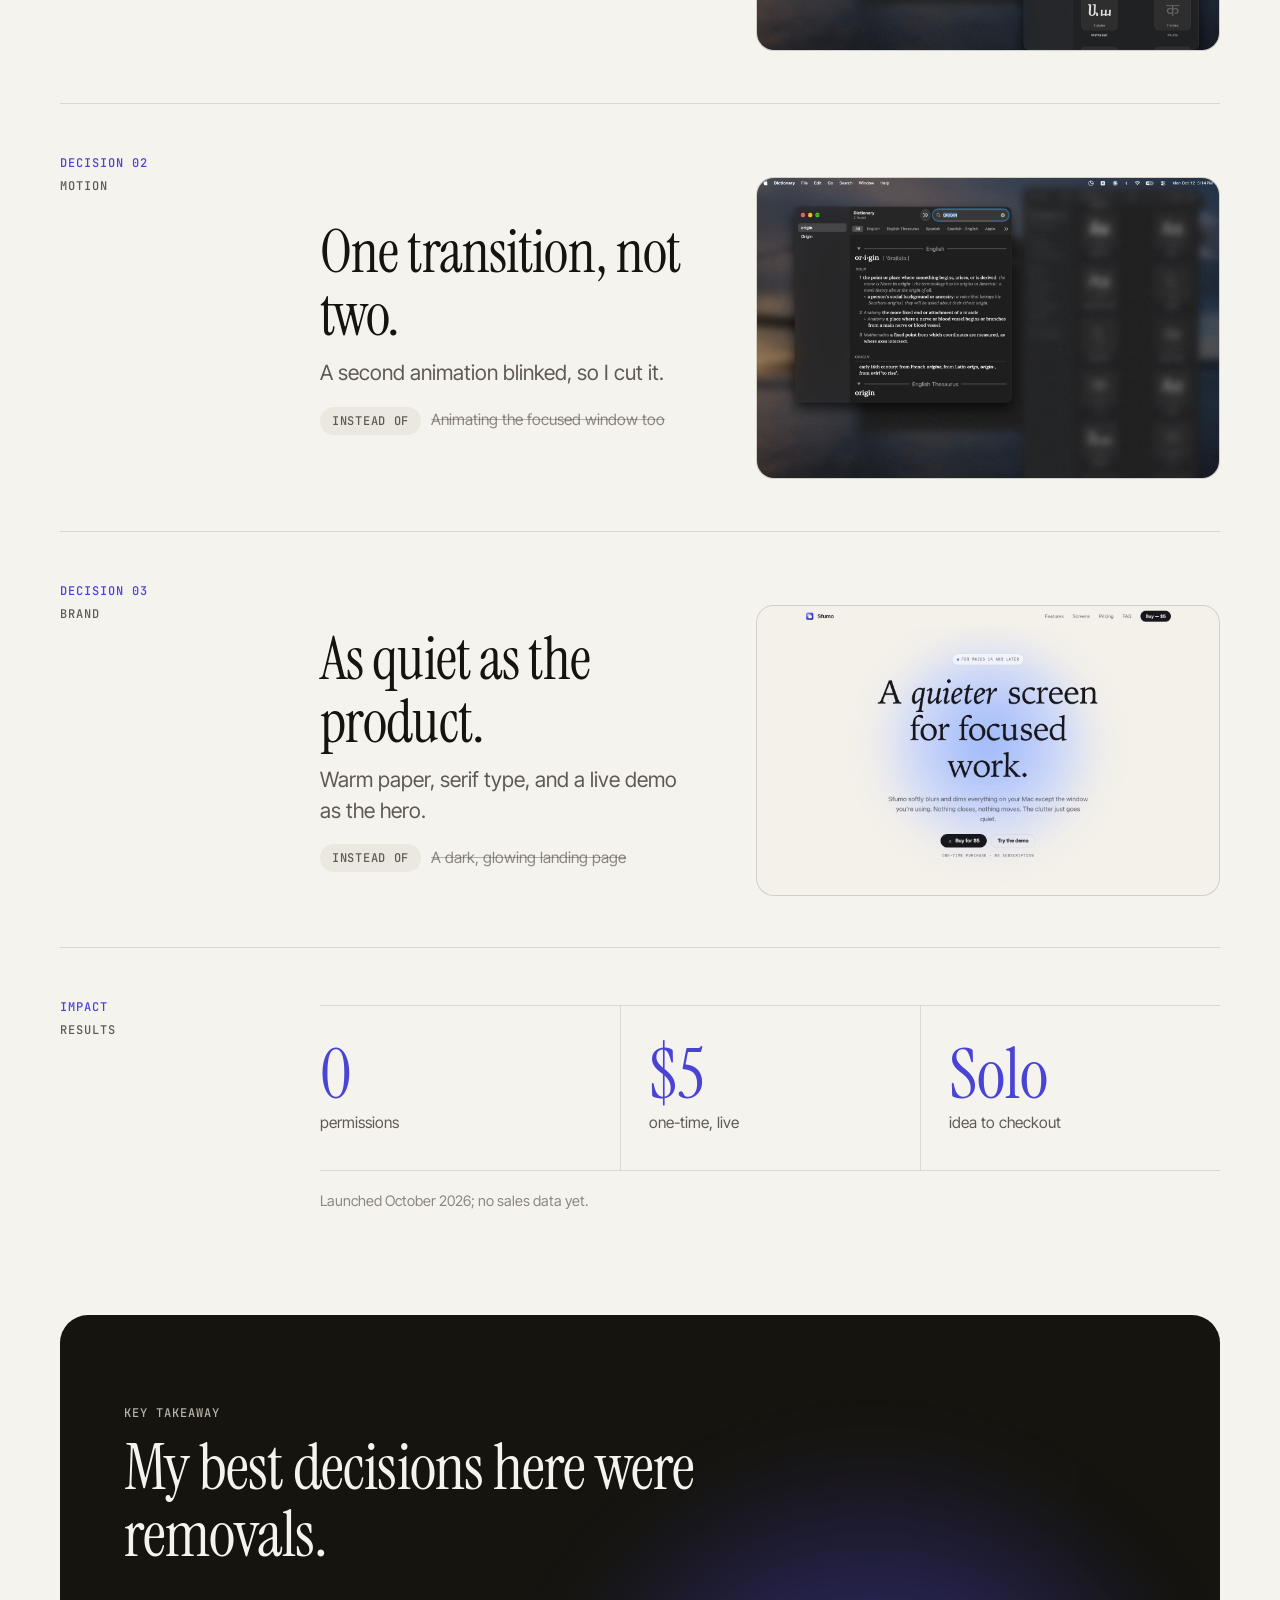
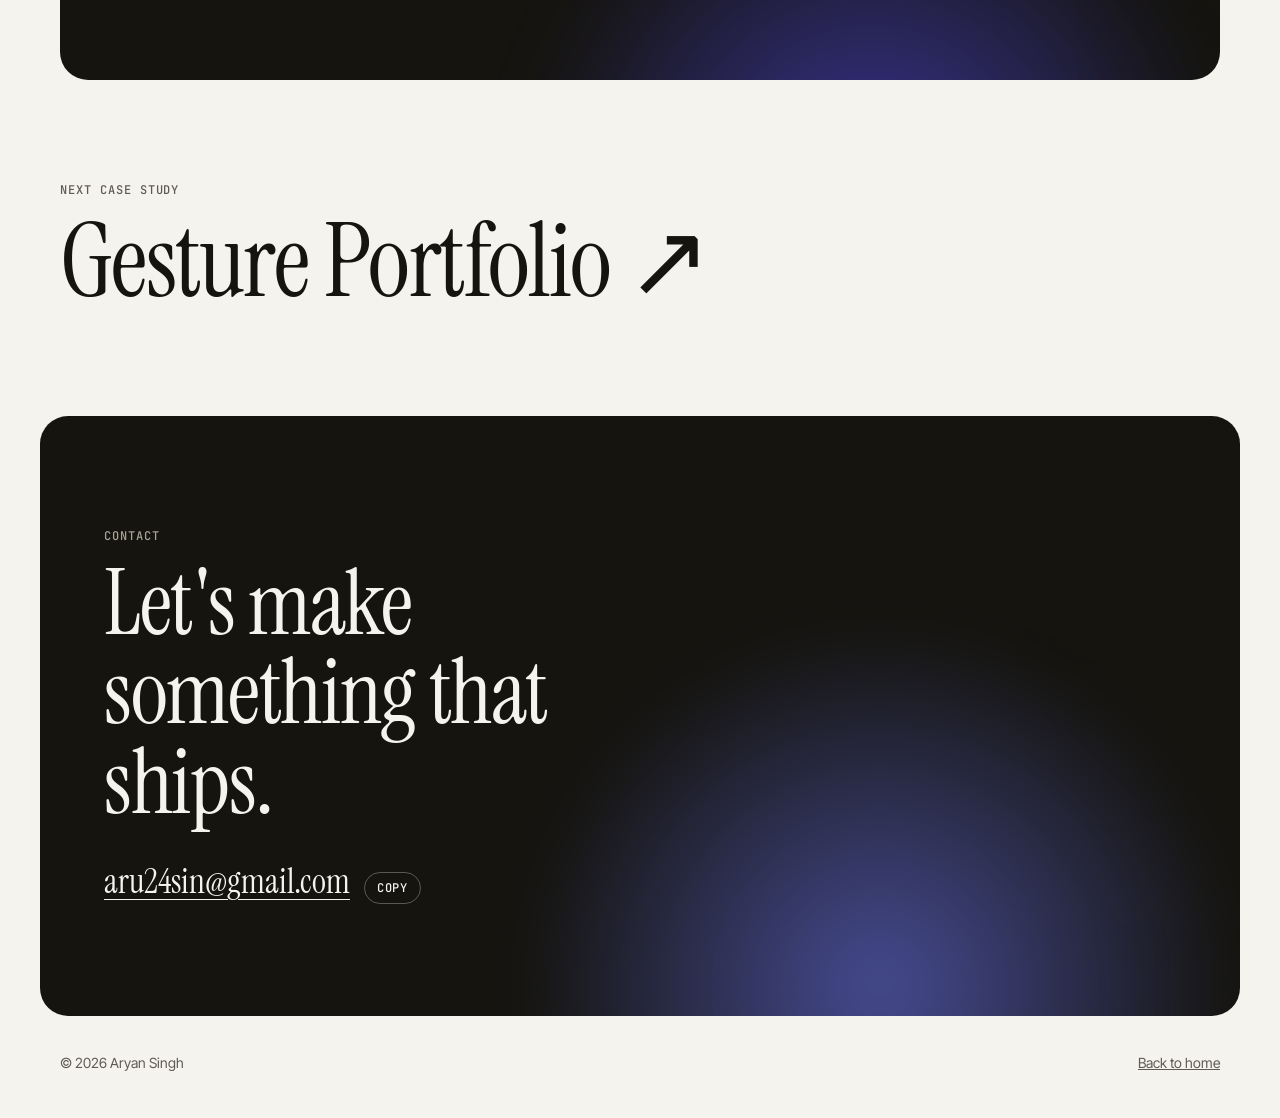
<file: 2/sfumo.html>
<!DOCTYPE html>
<html lang="en" class="no-js">
  <head>
    <meta charset="UTF-8" />
    <meta name="viewport" content="width=device-width, initial-scale=1.0" />
    <title>Sfumo — Aryan Singh</title>
    <meta name="description" content="Case study: Sfumo, a macOS menu bar app that blurs everything except the window you're using. Designed, built, branded and launched solo." />
    <link rel="preconnect" href="https://fonts.googleapis.com" />
    <link rel="preconnect" href="https://fonts.gstatic.com" crossorigin />
    <link href="https://fonts.googleapis.com/css2?family=Instrument+Serif:ital@0;1&family=Inter+Tight:wght@400;500&family=JetBrains+Mono:wght@500&display=swap" rel="stylesheet" />
    <link rel="icon" href="images/sfumo/favicon.png" />
    <link rel="stylesheet" href="style.css?v=15" />
    <style>:root { --accent: #4a44d6; }</style>
  </head>
  <body>
    <a class="skip" href="#study">Skip to case study</a>

    <nav class="nav" aria-label="Main">
      <div class="wrap">
        <a class="brand" href="index.html"><i>A</i>Aryan Singh</a>
        <div class="nav-links">
          <a href="index.html#work" aria-current="page">Work</a>
          <a href="index.html#lab">Motion</a>
          <a href="index.html#experience">Experience</a>
          <a href="index.html#about">About</a>
          <a class="btn small" href="index.html#contact">Get in touch</a>
        </div>
      </div>
    </nav>

    <header class="cs-hero">
      <div class="wrap">
        <a class="back" href="index.html#work">← All work</a>
        <div class="mono">Case study 03 · 2026 · Independent product</div>
        <h1 class="serif" style="view-transition-name: title-sfumo">Sfumo</h1>
        <p class="hook">A focus tool is only as good as what it leaves out.</p>
        <p class="lede">A macOS app that blurs everything except the window you're using. Designed, built and launched solo.</p>
        <div class="cs-links">
          <a class="btn" href="https://aru24sin.github.io/sfumo/" target="_blank" rel="noopener">Visit the product site <span class="arrow">↗</span></a>
        </div>
        <div class="cover sfumo">
          <img src="images/sfumo/shot-writing.jpg" alt="Sfumo in use: one window sharp, everything else blurred" />
        </div>
        <div class="meta" style="margin-top: 0; border-top: 0"><div><span class="mono">Role</span><ul><li>Design, development, brand</li></ul></div><div><span class="mono">Team</span><ul><li>Solo</li></ul></div><div><span class="mono">Timeline</span><ul><li>October 2026</li></ul></div><div><span class="mono">Tools</span><ul><li>Swift, SwiftUI, Stripe</li></ul></div></div>
      </div>
    </header>

    <main class="cs" id="study">
      <div class="wrap">
        <section class="block reveal">
          <div class="mono"><b>Problem</b>Why it matters</div>
          <div>
            <h2>Every open window competes for attention.</h2>
            <p class="lead">Quiet everything else, without closing or moving a thing.</p>
          </div>
        </section>
        <section class="block reveal" id="final">
          <div class="mono"><b>Final product</b>In use</div>
          <div>
            <h2>One window sharp. Everything else quiet.</h2>
            <div class="video">
              <iframe src="https://www.youtube-nocookie.com/embed/-R5Gn5TNZ_M?rel=0" title="Sfumo demo" loading="lazy" allow="accelerometer; encrypted-media; picture-in-picture" allowfullscreen></iframe>
            </div>
            <div class="wide three">
              <figure><img src="images/sfumo/shot-writing.jpg" alt="Sfumo while writing" loading="lazy" /><figcaption>Writing</figcaption></figure>
              <figure><img src="images/sfumo/shot-fonts.jpg" alt="Sfumo while browsing fonts" loading="lazy" /><figcaption>Browsing fonts</figcaption></figure>
              <figure><img src="images/sfumo/shot-dictionary.jpg" alt="Sfumo while looking something up" loading="lazy" /><figcaption>Looking something up</figcaption></figure>
            </div>
          </div>
        </section>
        <section class="block reveal">
          <div class="mono"><b>Decision 01</b>Trust</div>
          <div>
            <div class="d wide">
              <div>
                <h2>Ask for nothing.</h2>
                <p class="lead">No permissions, no account, no network.</p>
                <p class="d-not"><span class="verdict try">Instead of</span><s>The Accessibility permission</s></p>
              </div>
              <figure class="d-shot"><img src="images/sfumo/shot-fonts.jpg" alt="Sfumo dimming everything behind Font Book" loading="lazy" /></figure>
            </div>
          </div>
        </section>
        <section class="block reveal">
          <div class="mono"><b>Decision 02</b>Motion</div>
          <div>
            <div class="d wide">
              <div>
                <h2>One transition, not two.</h2>
                <p class="lead">A second animation blinked, so I cut it.</p>
                <p class="d-not"><span class="verdict try">Instead of</span><s>Animating the focused window too</s></p>
              </div>
              <figure class="d-shot"><img src="images/sfumo/shot-dictionary.jpg" alt="Sfumo with Dictionary in focus" loading="lazy" /></figure>
            </div>
          </div>
        </section>
        <section class="block reveal">
          <div class="mono"><b>Decision 03</b>Brand</div>
          <div>
            <div class="d wide">
              <div>
                <h2>As quiet as the product.</h2>
                <p class="lead">Warm paper, serif type, and a live demo as the hero.</p>
                <p class="d-not"><span class="verdict try">Instead of</span><s>A dark, glowing landing page</s></p>
              </div>
              <figure class="d-shot"><img src="images/sfumo/site-v2.jpg" alt="The Sfumo product site" loading="lazy" /></figure>
            </div>
          </div>
        </section>
        <section class="block reveal" style="border-bottom: 0">
          <div class="mono"><b>Impact</b>Results</div>
          <div>
            <div class="impact"><div><b>0</b><span>permissions</span></div><div><b>$5</b><span>one-time, live</span></div><div><b>Solo</b><span>idea to checkout</span></div></div>
            <p class="note">Launched October 2026; no sales data yet.</p>
          </div>
        </section>

        <aside class="takeaway reveal">
          <div class="mono">Key takeaway</div>
          <h2>My best decisions here were removals.</h2>
        </aside>
      </div>
    </main>

    <section class="next">
      <div class="wrap">
        <a href="gesture.html">
          <div class="mono">Next case study</div>
          <h2 class="serif">Gesture Portfolio <span class="arrow">↗</span></h2>
        </a>
      </div>
    </section>

    <section id="contact" style="padding: 0">
      <div class="contact" style="--glow: #6f79ff">
        <div class="mono">Contact</div>
        <h2 class="serif">Let's make something that ships.</h2>
        <a class="mail" href="mailto:aru24sin@gmail.com">aru24sin@gmail.com</a>
      </div>
    </section>
    <footer>
      <div class="wrap">
        <span>© <span data-year>2026</span> Aryan Singh</span>
        <a href="index.html">Back to home</a>
      </div>
    </footer>

    <script src="main.js"></script>
    <script src="interactions.js?v=4"></script>
  </body>
</html>
</file>
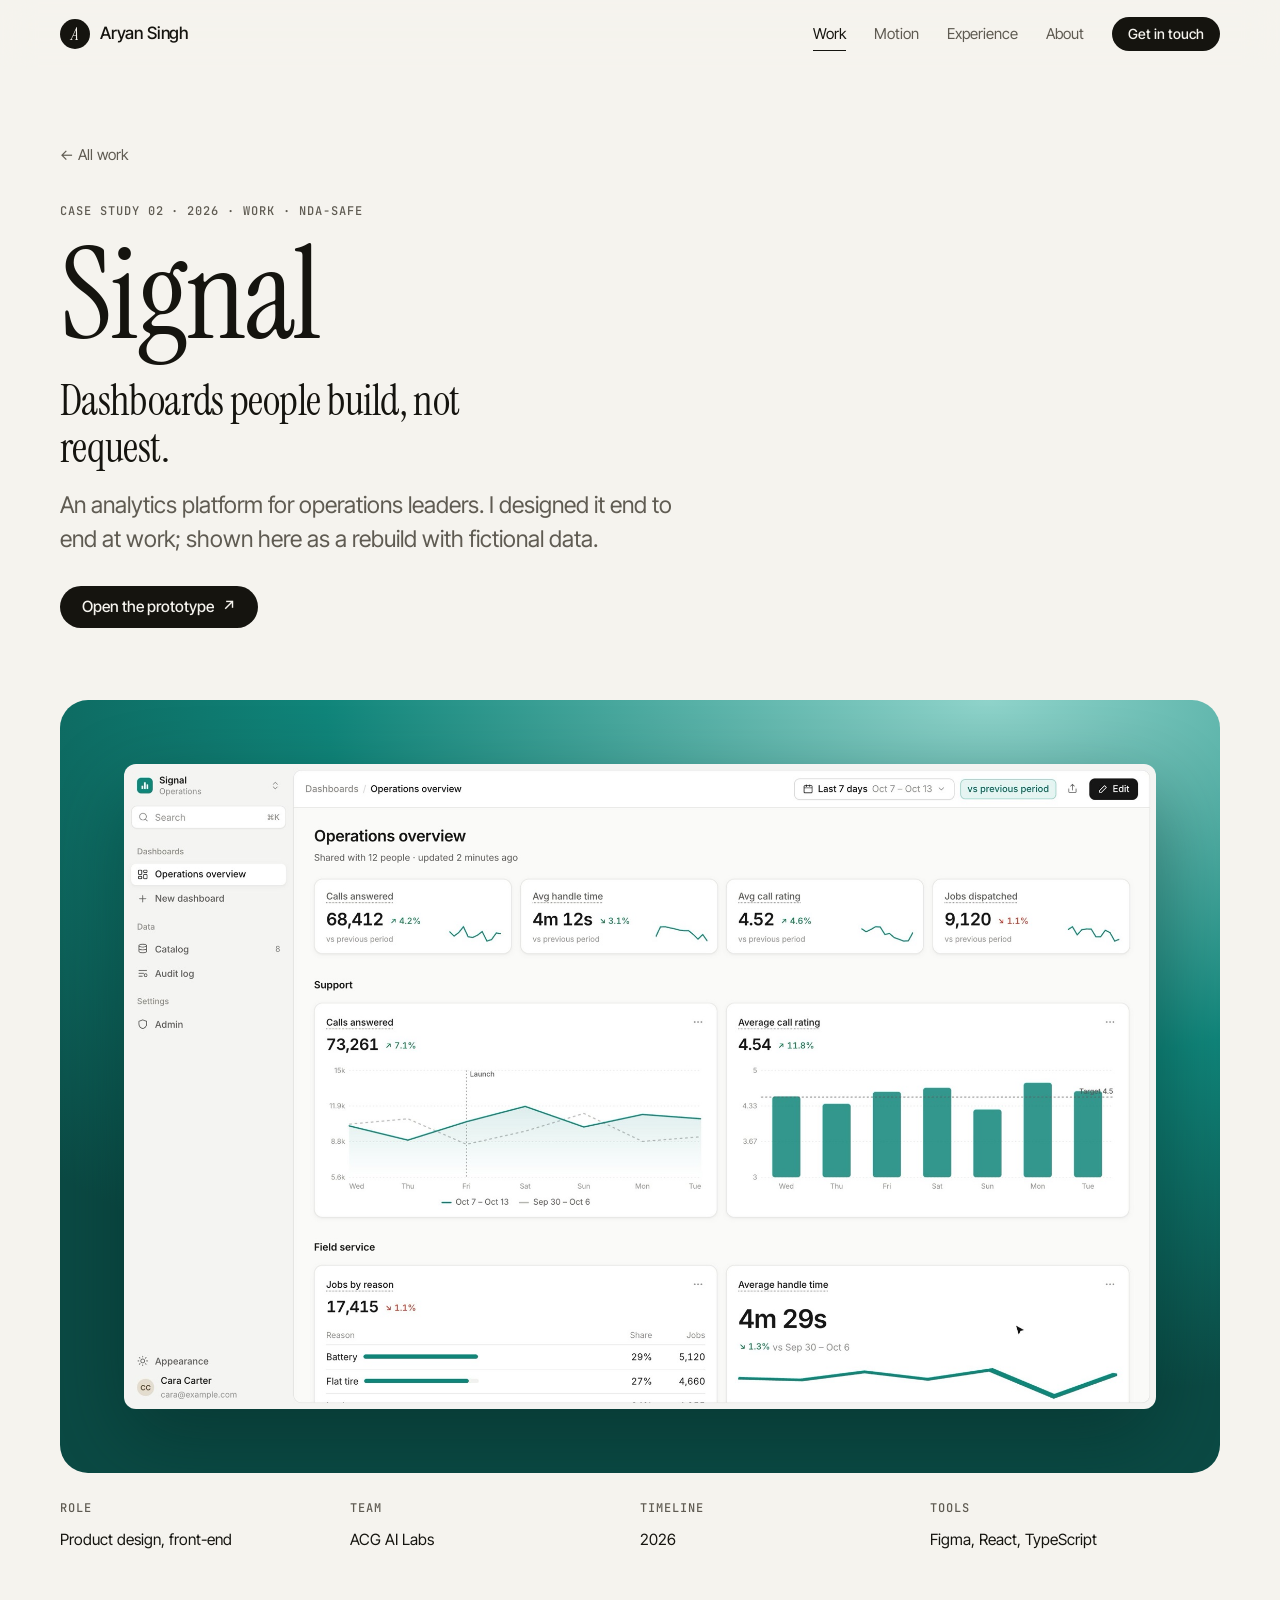
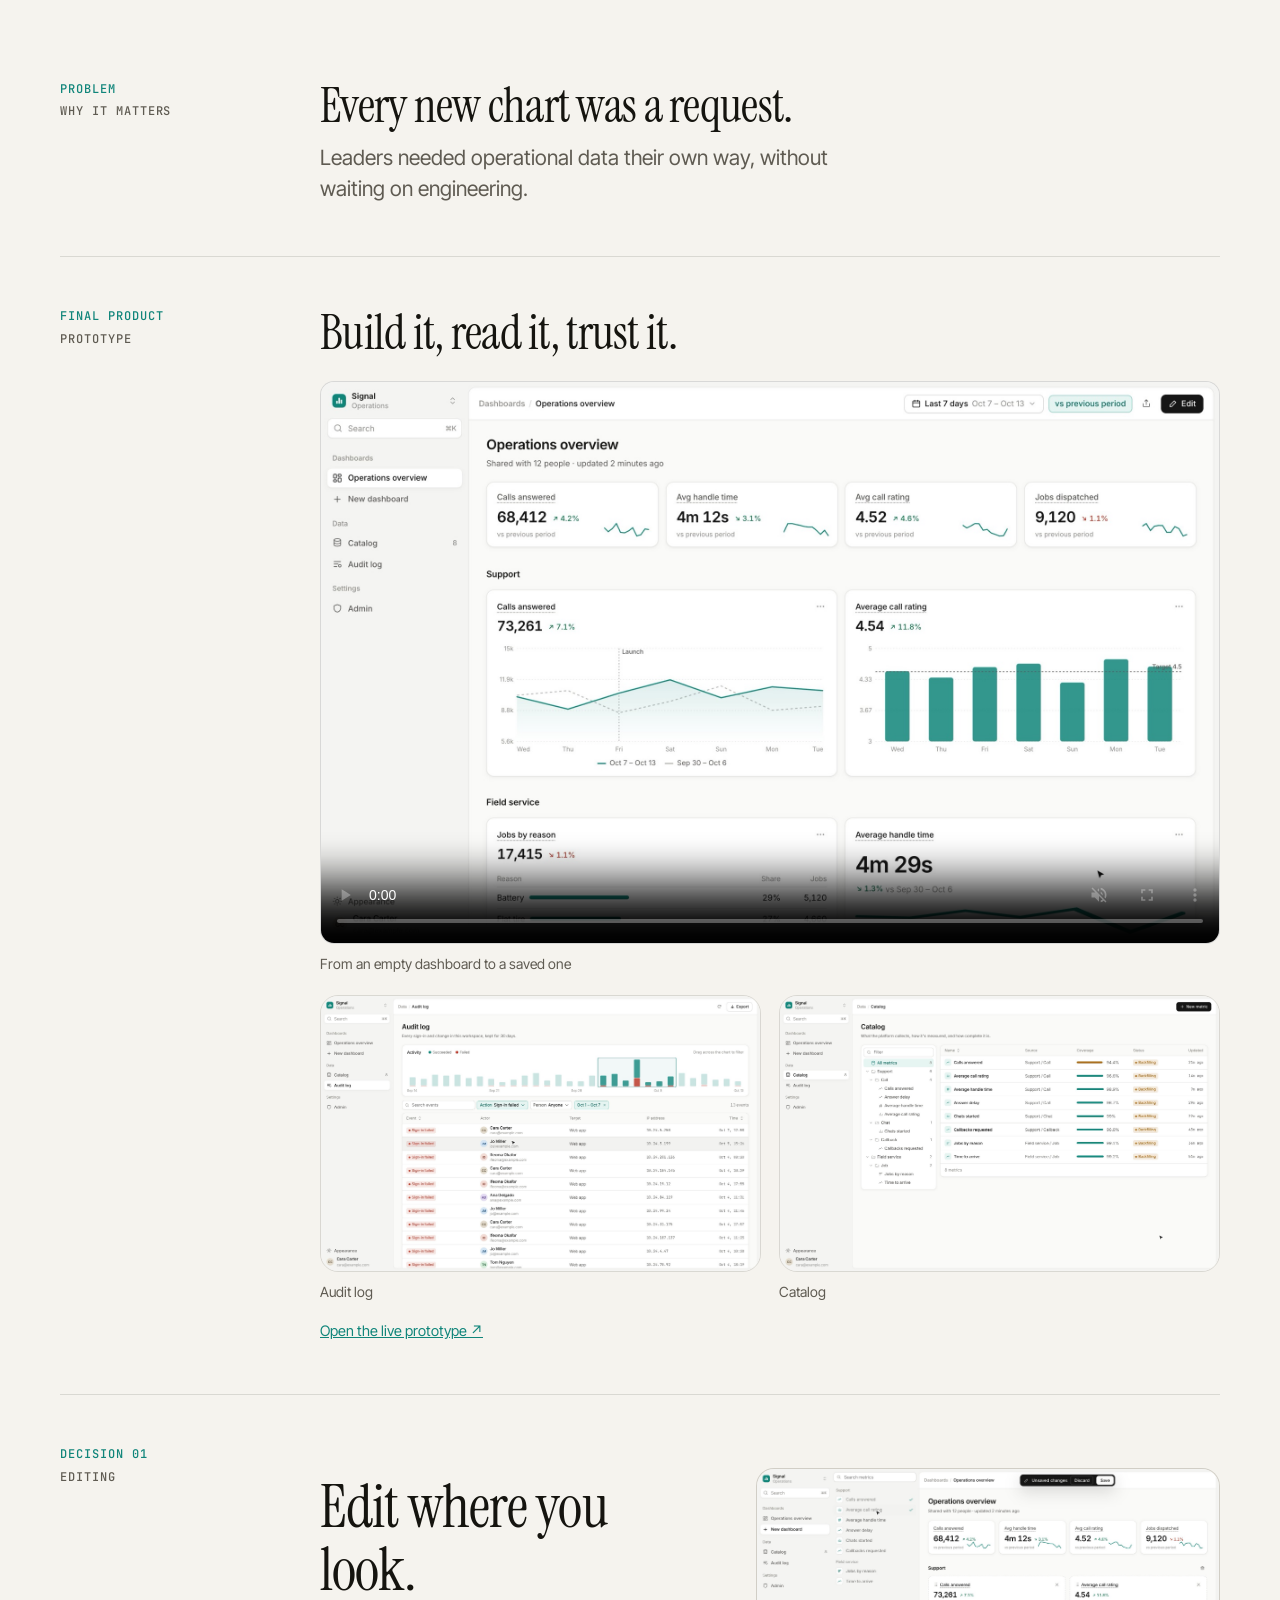
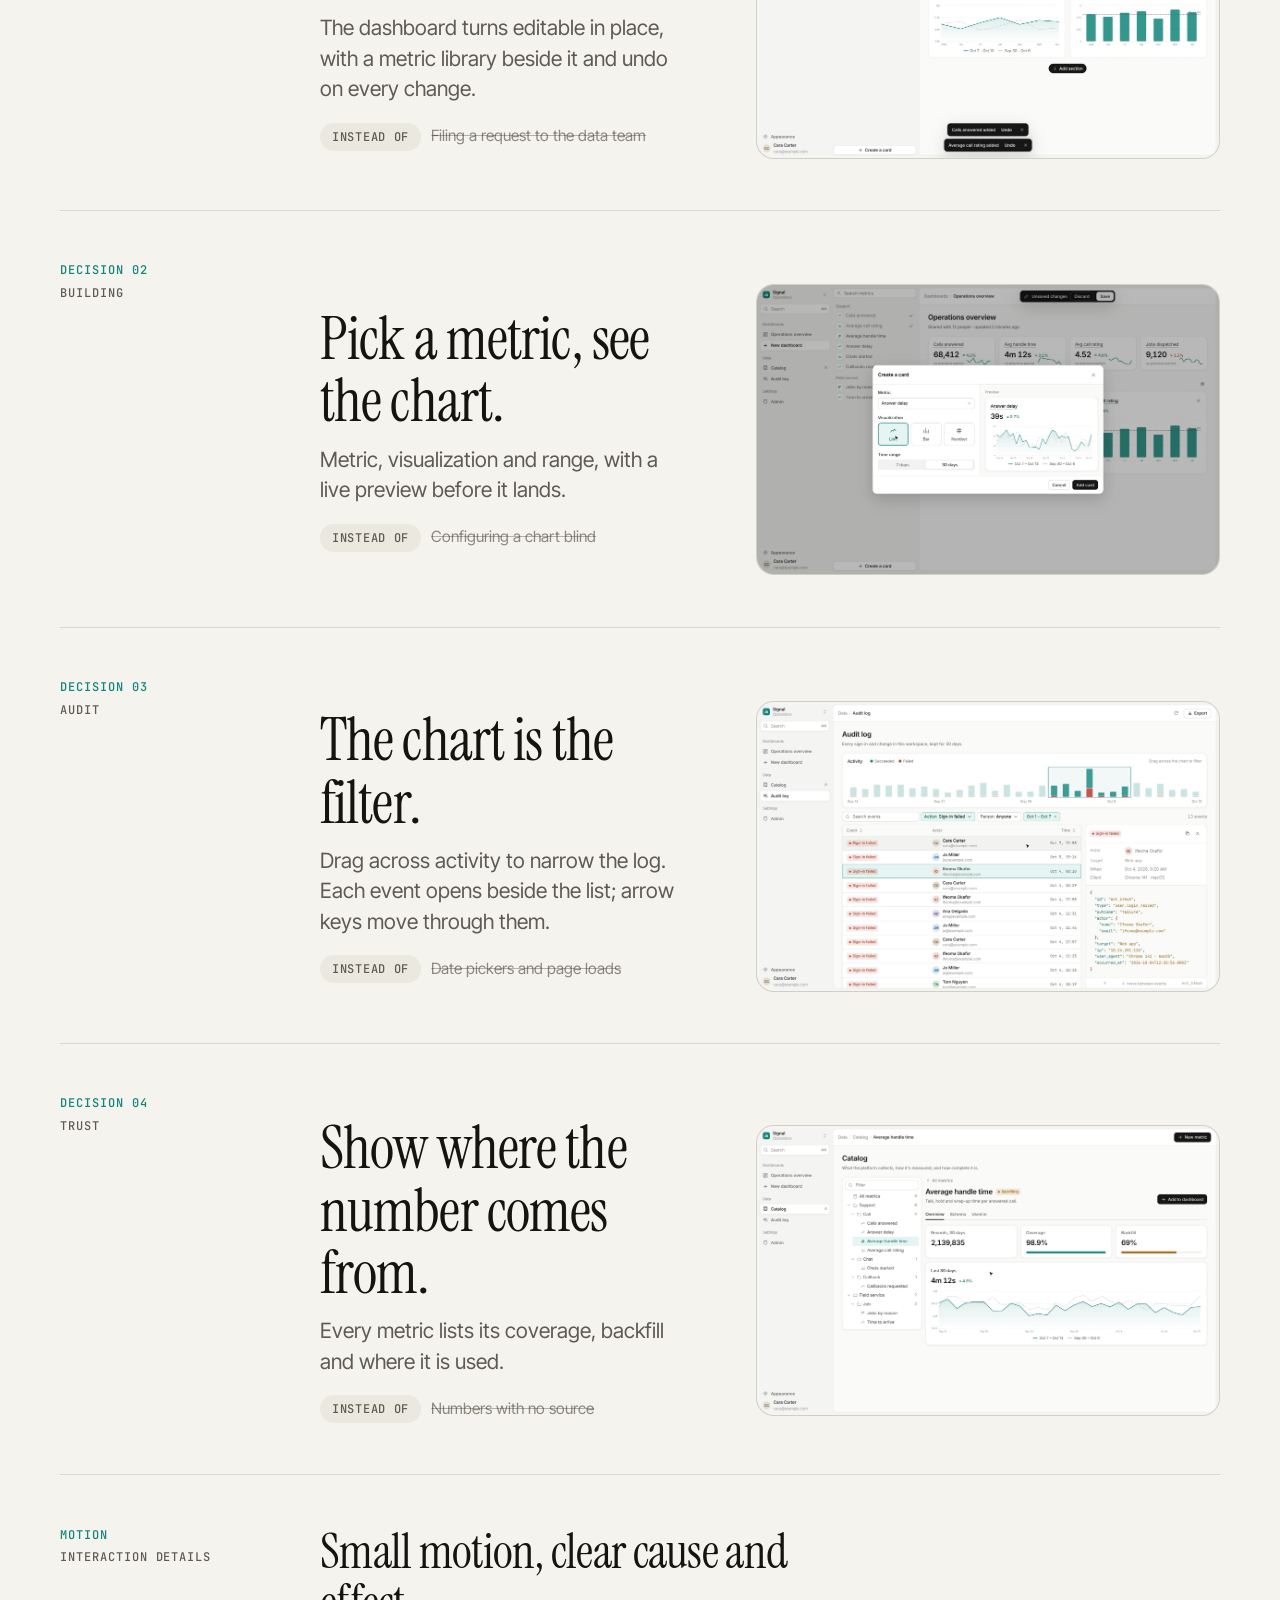
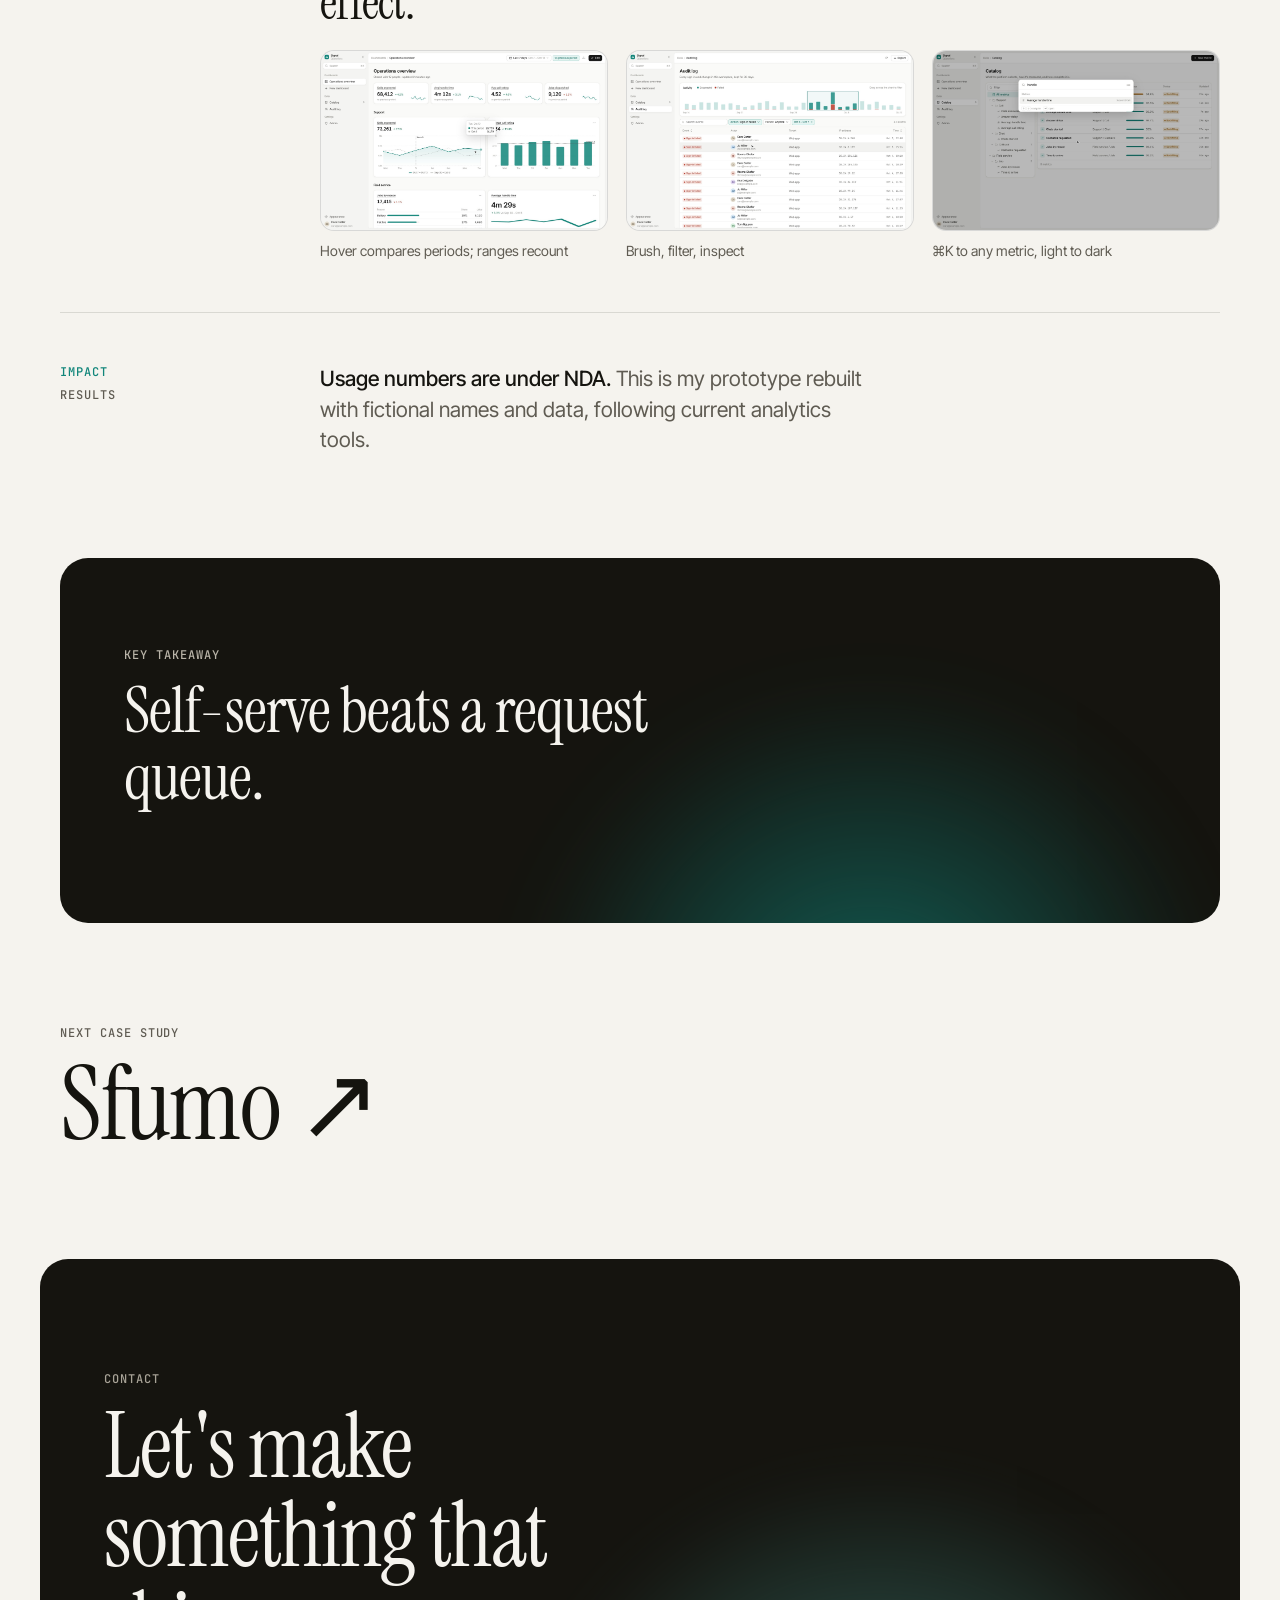
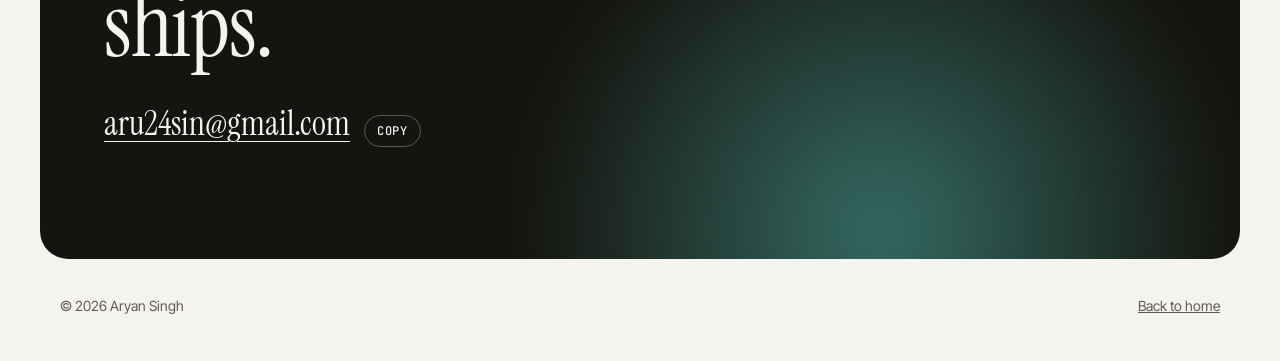
<file: 2/signal.html>
<!DOCTYPE html>
<html lang="en" class="no-js">
  <head>
    <meta charset="UTF-8" />
    <meta name="viewport" content="width=device-width, initial-scale=1.0" />
    <title>Signal — Aryan Singh</title>
    <meta name="description" content="NDA-safe case study: a self-serve analytics platform, rebuilt as an interactive prototype with fictional data." />
    <link rel="preconnect" href="https://fonts.googleapis.com" />
    <link rel="preconnect" href="https://fonts.gstatic.com" crossorigin />
    <link href="https://fonts.googleapis.com/css2?family=Instrument+Serif:ital@0;1&family=Inter+Tight:wght@400;500&family=JetBrains+Mono:wght@500&display=swap" rel="stylesheet" />
        <link rel="stylesheet" href="style.css?v=15" />
    <style>:root { --accent: #10857a; }</style>
  </head>
  <body>
    <a class="skip" href="#study">Skip to case study</a>

    <nav class="nav" aria-label="Main">
      <div class="wrap">
        <a class="brand" href="index.html"><i>A</i>Aryan Singh</a>
        <div class="nav-links">
          <a href="index.html#work" aria-current="page">Work</a>
          <a href="index.html#lab">Motion</a>
          <a href="index.html#experience">Experience</a>
          <a href="index.html#about">About</a>
          <a class="btn small" href="index.html#contact">Get in touch</a>
        </div>
      </div>
    </nav>

    <header class="cs-hero">
      <div class="wrap">
        <a class="back" href="index.html#work">← All work</a>
        <div class="mono">Case study 02 · 2026 · Work · NDA-safe</div>
        <h1 class="serif" style="view-transition-name: title-signal">Signal</h1>
        <p class="hook">Dashboards people build, not request.</p>
        <p class="lede">An analytics platform for operations leaders. I designed it end to end at work; shown here as a rebuild with fictional data.</p>
        <div class="cs-links">
          <a class="btn" href="prototype/signal/index.html" target="_blank" rel="noopener">Open the prototype <span class="arrow">↗</span></a>
        </div>
        <div class="cover signal">
          <img src="images/signal/01-dashboard.jpg" alt="Signal dashboard with KPI cards, a comparison line chart and a bar chart with target" />
        </div>
        <div class="meta" style="margin-top: 0; border-top: 0"><div><span class="mono">Role</span><ul><li>Product design, front-end</li></ul></div><div><span class="mono">Team</span><ul><li>ACG AI Labs</li></ul></div><div><span class="mono">Timeline</span><ul><li>2026</li></ul></div><div><span class="mono">Tools</span><ul><li>Figma, React, TypeScript</li></ul></div></div>
      </div>
    </header>

    <main class="cs" id="study">
      <div class="wrap">
        <section class="block reveal">
          <div class="mono"><b>Problem</b>Why it matters</div>
          <div>
            <h2>Every new chart was a request.</h2>
            <p class="lead">Leaders needed operational data their own way, without waiting on engineering.</p>
          </div>
        </section>
        <section class="block reveal" id="final">
          <div class="mono"><b>Final product</b>Prototype</div>
          <div>
            <h2>Build it, read it, trust it.</h2>
            <figure class="wide"><video class="clip" src="images/signal/build.mp4" poster="images/signal/01-dashboard.jpg" muted loop playsinline preload="metadata" controls aria-label="Building a dashboard from empty"></video><figcaption>From an empty dashboard to a saved one</figcaption></figure>
            <div class="wide pair">
              <figure><img src="images/signal/06-audit.jpg" alt="Audit log filtered by date and action" loading="lazy" /><figcaption>Audit log</figcaption></figure>
              <figure><img src="images/signal/08-catalog.jpg" alt="Metric catalog with explorer and coverage" loading="lazy" /><figcaption>Catalog</figcaption></figure>
            </div>
            <p class="note"><a href="prototype/signal/index.html" target="_blank" rel="noopener" style="color:var(--accent)">Open the live prototype ↗</a></p>
          </div>
        </section>
        <section class="block reveal">
          <div class="mono"><b>Decision 01</b>Editing</div>
          <div>
            <div class="d wide">
              <div>
                <h2>Edit where you look.</h2>
                <p class="lead">The dashboard turns editable in place, with a metric library beside it and undo on every change.</p>
                <p class="d-not"><span class="verdict try">Instead of</span><s>Filing a request to the data team</s></p>
              </div>
              <figure class="d-shot"><img src="images/signal/03-editing.jpg" alt="Edit mode with library panel and unsaved-changes bar" loading="lazy" /></figure>
            </div>
          </div>
        </section>
        <section class="block reveal">
          <div class="mono"><b>Decision 02</b>Building</div>
          <div>
            <div class="d wide">
              <div>
                <h2>Pick a metric, see the chart.</h2>
                <p class="lead">Metric, visualization and range, with a live preview before it lands.</p>
                <p class="d-not"><span class="verdict try">Instead of</span><s>Configuring a chart blind</s></p>
              </div>
              <figure class="d-shot"><img src="images/signal/04-create.jpg" alt="Create a card dialog with live preview" loading="lazy" /></figure>
            </div>
          </div>
        </section>
        <section class="block reveal">
          <div class="mono"><b>Decision 03</b>Audit</div>
          <div>
            <div class="d wide">
              <div>
                <h2>The chart is the filter.</h2>
                <p class="lead">Drag across activity to narrow the log. Each event opens beside the list; arrow keys move through them.</p>
                <p class="d-not"><span class="verdict try">Instead of</span><s>Date pickers and page loads</s></p>
              </div>
              <figure class="d-shot"><img src="images/signal/07-inspector.jpg" alt="Audit log with brushed chart and event inspector" loading="lazy" /></figure>
            </div>
          </div>
        </section>
        <section class="block reveal">
          <div class="mono"><b>Decision 04</b>Trust</div>
          <div>
            <div class="d wide">
              <div>
                <h2>Show where the number comes from.</h2>
                <p class="lead">Every metric lists its coverage, backfill and where it is used.</p>
                <p class="d-not"><span class="verdict try">Instead of</span><s>Numbers with no source</s></p>
              </div>
              <figure class="d-shot"><img src="images/signal/10-metric.jpg" alt="Metric detail with coverage and backfill" loading="lazy" /></figure>
            </div>
          </div>
        </section>
        <section class="block reveal">
          <div class="mono"><b>Motion</b>Interaction details</div>
          <div>
            <h2>Small motion, clear cause and effect.</h2>
            <div class="wide three">
              <figure><video class="clip" src="images/signal/explore.mp4" poster="images/signal/05-hover.jpg" muted loop playsinline preload="metadata" aria-label="Hover compares periods; ranges recount"></video><figcaption>Hover compares periods; ranges recount</figcaption></figure>
              <figure><video class="clip" src="images/signal/audit.mp4" poster="images/signal/06-audit.jpg" muted loop playsinline preload="metadata" aria-label="Brush, filter, inspect"></video><figcaption>Brush, filter, inspect</figcaption></figure>
              <figure><video class="clip" src="images/signal/catalog.mp4" poster="images/signal/09-search.jpg" muted loop playsinline preload="metadata" aria-label="⌘K to any metric, light to dark"></video><figcaption>⌘K to any metric, light to dark</figcaption></figure>
            </div>
          </div>
        </section>
        <section class="block reveal" style="border-bottom: 0">
          <div class="mono"><b>Impact</b>Results</div>
          <div>
            <p class="lead"><strong>Usage numbers are under NDA.</strong> This is my prototype rebuilt with fictional names and data, following current analytics tools.</p>
          </div>
        </section>

        <aside class="takeaway reveal">
          <div class="mono">Key takeaway</div>
          <h2>Self-serve beats a request queue.</h2>
        </aside>
      </div>
    </main>

    <section class="next">
      <div class="wrap">
        <a href="sfumo.html">
          <div class="mono">Next case study</div>
          <h2 class="serif">Sfumo <span class="arrow">↗</span></h2>
        </a>
      </div>
    </section>

    <section id="contact" style="padding: 0">
      <div class="contact" style="--glow: #4fb3a8">
        <div class="mono">Contact</div>
        <h2 class="serif">Let's make something that ships.</h2>
        <a class="mail" href="mailto:aru24sin@gmail.com">aru24sin@gmail.com</a>
      </div>
    </section>
    <footer>
      <div class="wrap">
        <span>© <span data-year>2026</span> Aryan Singh</span>
        <a href="index.html">Back to home</a>
      </div>
    </footer>

    <script src="main.js"></script>
    <script src="interactions.js?v=4"></script>
  </body>
</html>
</file>
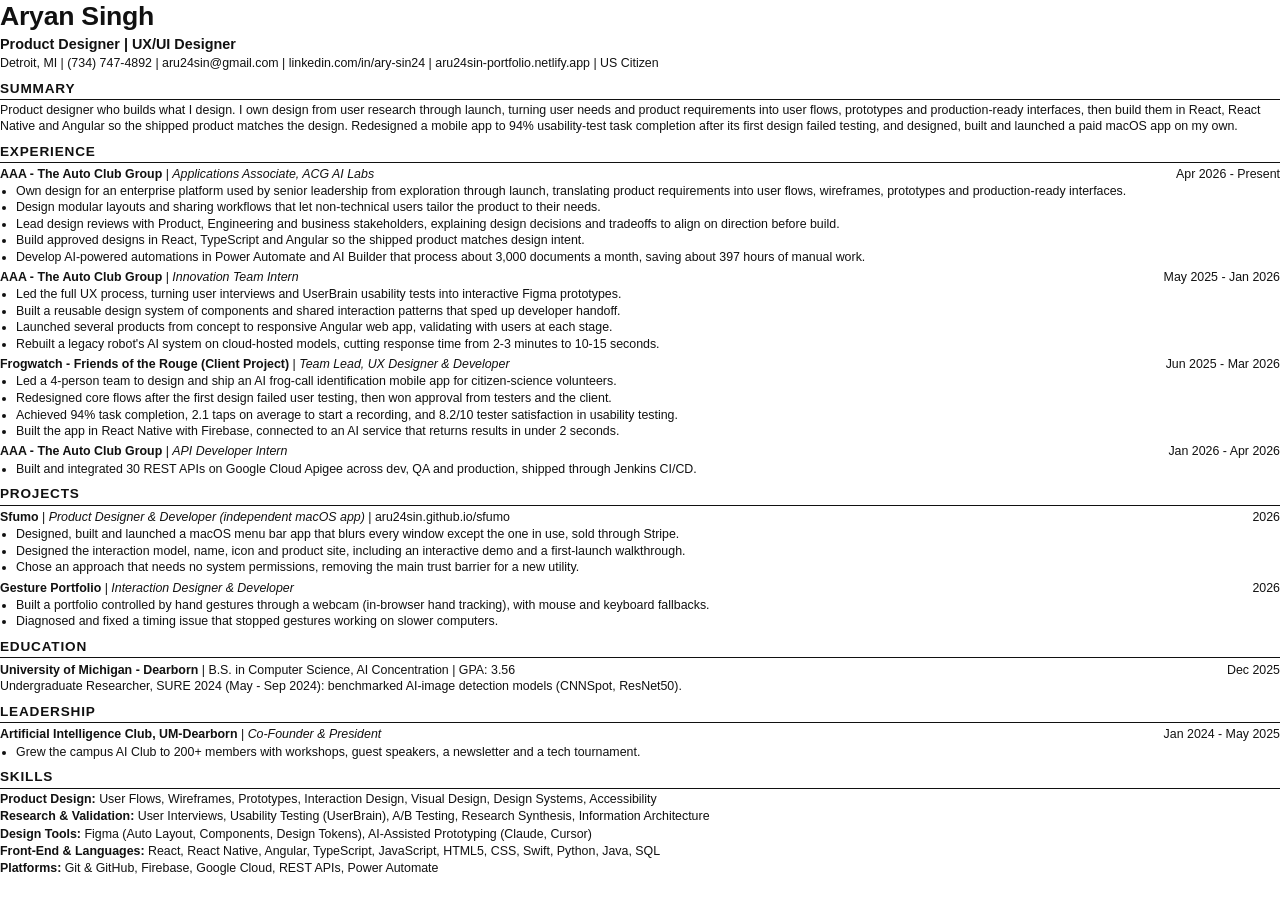
<file: resume-src/resume.html>
<!DOCTYPE html>
<html lang="en">
<head>
<meta charset="UTF-8" />
<title>Aryan Singh - Product Designer - Resume</title>
<meta name="author" content="Aryan Singh" />
<meta name="keywords" content="Product Designer, UX Designer, UI Designer, Figma, Design Systems, Usability Testing, React" />
<style>
  /* Single column, real text, standard headings and a system font: the layout ATS parsers read most reliably. */
  @page { size: Letter; margin: 0.4in 0.55in; }
  * { box-sizing: border-box; }
  body { margin: 0; font: 9.3pt/1.27 Helvetica, Arial, sans-serif; color: #111; }
  h1 { font-size: 20pt; margin: 0; letter-spacing: -0.2pt; }
  .title { font-size: 10.8pt; font-weight: bold; margin: 1pt 0 2pt; }
  .contact { margin: 0; }
  a { color: inherit; text-decoration: none; }
  h2 { font-size: 10.2pt; text-transform: uppercase; letter-spacing: 0.6pt; margin: 6pt 0 2.5pt; padding-bottom: 1.5pt; border-bottom: 0.8pt solid #111; }
  p { margin: 0; }
  .row { display: flex; justify-content: space-between; gap: 12pt; margin-top: 3.5pt; }
  .row > span:last-child { white-space: nowrap; }
  .row:first-of-type { margin-top: 0; }
  .org { font-weight: bold; }
  .role { font-style: italic; }
  ul { margin: 1pt 0 0; padding-left: 12pt; }
  li { margin: 0.6pt 0; }
  .skills p { margin: 1.2pt 0; }
</style>
</head>
<body>
  <h1>Aryan Singh</h1>
  <p class="title">Product Designer | UX/UI Designer</p>
  <p class="contact">Detroit, MI | (734) 747-4892 | <a href="mailto:aru24sin@gmail.com">aru24sin@gmail.com</a> | <a href="https://www.linkedin.com/in/ary-sin24/">linkedin.com/in/ary-sin24</a> | <a href="https://aru24sin-portfolio.netlify.app">aru24sin-portfolio.netlify.app</a> | US Citizen</p>

  <h2>Summary</h2>
  <p>Product designer who builds what I design. I own design from user research through launch, turning user needs and product requirements into user flows, prototypes and production-ready interfaces, then build them in React, React Native and Angular so the shipped product matches the design. Redesigned a mobile app to 94% usability-test task completion after its first design failed testing, and designed, built and launched a paid macOS app on my own.</p>

  <h2>Experience</h2>
  <div class="row"><span><span class="org">AAA - The Auto Club Group</span> | <span class="role">Applications Associate, ACG AI Labs</span></span><span>Apr 2026 - Present</span></div>
  <ul>
    <li>Own design for an enterprise platform used by senior leadership from exploration through launch, translating product requirements into user flows, wireframes, prototypes and production-ready interfaces.</li>
    <li>Design modular layouts and sharing workflows that let non-technical users tailor the product to their needs.</li>
    <li>Lead design reviews with Product, Engineering and business stakeholders, explaining design decisions and tradeoffs to align on direction before build.</li>
    <li>Build approved designs in React, TypeScript and Angular so the shipped product matches design intent.</li>
    <li>Develop AI-powered automations in Power Automate and AI Builder that process about 3,000 documents a month, saving about 397 hours of manual work.</li>
  </ul>

  <div class="row"><span><span class="org">AAA - The Auto Club Group</span> | <span class="role">Innovation Team Intern</span></span><span>May 2025 - Jan 2026</span></div>
  <ul>
    <li>Led the full UX process, turning user interviews and UserBrain usability tests into interactive Figma prototypes.</li>
    <li>Built a reusable design system of components and shared interaction patterns that sped up developer handoff.</li>
    <li>Launched several products from concept to responsive Angular web app, validating with users at each stage.</li>
    <li>Rebuilt a legacy robot's AI system on cloud-hosted models, cutting response time from 2-3 minutes to 10-15 seconds.</li>
  </ul>

  <div class="row"><span><span class="org">Frogwatch - Friends of the Rouge (Client Project)</span> | <span class="role">Team Lead, UX Designer &amp; Developer</span></span><span>Jun 2025 - Mar 2026</span></div>
  <ul>
    <li>Led a 4-person team to design and ship an AI frog-call identification mobile app for citizen-science volunteers.</li>
    <li>Redesigned core flows after the first design failed user testing, then won approval from testers and the client.</li>
    <li>Achieved 94% task completion, 2.1 taps on average to start a recording, and 8.2/10 tester satisfaction in usability testing.</li>
    <li>Built the app in React Native with Firebase, connected to an AI service that returns results in under 2 seconds.</li>
  </ul>

  <div class="row"><span><span class="org">AAA - The Auto Club Group</span> | <span class="role">API Developer Intern</span></span><span>Jan 2026 - Apr 2026</span></div>
  <ul>
    <li>Built and integrated 30 REST APIs on Google Cloud Apigee across dev, QA and production, shipped through Jenkins CI/CD.</li>
  </ul>

  <h2>Projects</h2>
  <div class="row"><span><span class="org">Sfumo</span> | <span class="role">Product Designer &amp; Developer (independent macOS app)</span> | <a href="https://aru24sin.github.io/sfumo/">aru24sin.github.io/sfumo</a></span><span>2026</span></div>
  <ul>
    <li>Designed, built and launched a macOS menu bar app that blurs every window except the one in use, sold through Stripe.</li>
    <li>Designed the interaction model, name, icon and product site, including an interactive demo and a first-launch walkthrough.</li>
    <li>Chose an approach that needs no system permissions, removing the main trust barrier for a new utility.</li>
  </ul>

  <div class="row"><span><span class="org">Gesture Portfolio</span> | <span class="role">Interaction Designer &amp; Developer</span></span><span>2026</span></div>
  <ul>
    <li>Built a portfolio controlled by hand gestures through a webcam (in-browser hand tracking), with mouse and keyboard fallbacks.</li>
    <li>Diagnosed and fixed a timing issue that stopped gestures working on slower computers.</li>
  </ul>

  <h2>Education</h2>
  <div class="row"><span><span class="org">University of Michigan - Dearborn</span> | B.S. in Computer Science, AI Concentration | GPA: 3.56</span><span>Dec 2025</span></div>
  <p>Undergraduate Researcher, SURE 2024 (May - Sep 2024): benchmarked AI-image detection models (CNNSpot, ResNet50).</p>

  <h2>Leadership</h2>
  <div class="row"><span><span class="org">Artificial Intelligence Club, UM-Dearborn</span> | <span class="role">Co-Founder &amp; President</span></span><span>Jan 2024 - May 2025</span></div>
  <ul>
    <li>Grew the campus AI Club to 200+ members with workshops, guest speakers, a newsletter and a tech tournament.</li>
  </ul>

  <h2>Skills</h2>
  <div class="skills">
    <p><b>Product Design:</b> User Flows, Wireframes, Prototypes, Interaction Design, Visual Design, Design Systems, Accessibility</p>
    <p><b>Research &amp; Validation:</b> User Interviews, Usability Testing (UserBrain), A/B Testing, Research Synthesis, Information Architecture</p>
    <p><b>Design Tools:</b> Figma (Auto Layout, Components, Design Tokens), AI-Assisted Prototyping (Claude, Cursor)</p>
    <p><b>Front-End &amp; Languages:</b> React, React Native, Angular, TypeScript, JavaScript, HTML5, CSS, Swift, Python, Java, SQL</p>
    <p><b>Platforms:</b> Git &amp; GitHub, Firebase, Google Cloud, REST APIs, Power Automate</p>
  </div>
</body>
</html>
</file>
<file: 2/style.css>
/* =========================================================================
   Aryan Singh — portfolio v2
   Warm paper, ink, one serif for display. Each case study sets --accent.
   ========================================================================= */
:root {
  --paper: #f5f3ee;
  --paper-2: #ebe8e0;
  --card: #fbfaf7;
  --ink: #15140f;
  --ink-2: #5f5b52;
  --ink-3: #8d887d;
  --line: rgba(21, 20, 15, 0.12);
  --accent: #2f5d3a;
  --serif: "Instrument Serif", ui-serif, "New York", Georgia, serif;
  --sans: "Inter Tight", system-ui, -apple-system, "Segoe UI", sans-serif;
  --mono: "JetBrains Mono", ui-monospace, "SF Mono", Menlo, monospace;
  --wrap: 1160px;
  --ease: cubic-bezier(0.2, 0.7, 0.2, 1);
}

* { box-sizing: border-box; }
html { scroll-behavior: smooth; scroll-padding-top: 88px; }
body {
  margin: 0;
  background: var(--paper);
  color: var(--ink);
  font: 400 17px/1.6 var(--sans);
  -webkit-font-smoothing: antialiased;
  overflow-x: hidden;
}
a { color: inherit; }
img { max-width: 100%; display: block; }
figure { margin: 0; }
h1, h2, h3, p { margin: 0; }
:focus-visible { outline: 2px solid var(--accent); outline-offset: 3px; border-radius: 4px; }
::selection { background: var(--ink); color: var(--paper); }

.wrap { width: min(var(--wrap), 100% - 48px); margin-inline: auto; }
.serif { font-family: var(--serif); font-weight: 400; letter-spacing: -0.015em; }
.mono {
  font: 500 12px/1.4 var(--mono);
  letter-spacing: 0.08em;
  text-transform: uppercase;
  color: var(--ink-2);
}
.skip { position: absolute; left: -999px; }
.skip:focus { left: 16px; top: 16px; z-index: 99; background: var(--ink); color: var(--paper); padding: 10px 14px; border-radius: 8px; }

/* ---------- Nav ---------- */
.nav {
  position: sticky;
  top: 0;
  z-index: 40;
  background: rgba(245, 243, 238, 0.8);
  backdrop-filter: blur(16px) saturate(1.3);
  -webkit-backdrop-filter: blur(16px) saturate(1.3);
  border-bottom: 1px solid transparent;
  transition: border-color 0.3s;
}
.nav.scrolled { border-color: var(--line); }
.nav .wrap { display: flex; align-items: center; justify-content: space-between; height: 68px; gap: 16px; }
.brand { display: flex; align-items: center; gap: 10px; text-decoration: none; font-weight: 500; letter-spacing: -0.01em; white-space: nowrap; }
.brand i {
  width: 30px; height: 30px; border-radius: 50%;
  display: grid; place-items: center;
  background: var(--ink); color: var(--paper);
  font: 400 17px/1 var(--serif); font-style: italic;
}
.nav-links { display: flex; align-items: center; gap: 28px; font-size: 15px; color: var(--ink-2); }
.nav-links a { text-decoration: none; transition: color 0.2s; }
.nav-links a:hover, .nav-links a[aria-current] { color: var(--ink); }

.btn {
  display: inline-flex; align-items: center; gap: 8px;
  padding: 13px 22px; border-radius: 999px;
  background: var(--ink); color: var(--paper);
  font: 500 15.5px/1 var(--sans); text-decoration: none; white-space: nowrap;
  transition: transform 0.2s var(--ease), box-shadow 0.2s var(--ease);
}
.btn:hover { transform: translateY(-2px); box-shadow: 0 10px 26px rgba(21, 20, 15, 0.2); }
.btn.quiet { background: transparent; color: var(--ink); box-shadow: inset 0 0 0 1px var(--line); }
.btn.quiet:hover { box-shadow: inset 0 0 0 1px var(--ink); }
.btn.small { padding: 10px 16px; font-size: 14px; }
.nav-links .btn { color: var(--paper); }
.arrow { display: inline-block; transition: transform 0.25s var(--ease); }
a:hover > .arrow, .btn:hover .arrow { transform: translate(3px, -3px); }

/* ---------- Home hero ---------- */
.hero { padding: clamp(64px, 11vw, 132px) 0 clamp(56px, 8vw, 96px); }
.status {
  display: inline-flex; align-items: center; gap: 9px;
  padding: 7px 14px; border-radius: 999px;
  border: 1px solid var(--line); background: rgba(255, 255, 255, 0.55);
  margin-bottom: 30px;
}
.status i { width: 7px; height: 7px; border-radius: 50%; background: #2f9e5b; box-shadow: 0 0 0 4px rgba(47, 158, 91, 0.18); }
.hero h1 { font-size: clamp(46px, 8.6vw, 116px); line-height: 0.98; max-width: 13ch; }
.hero h1 em { color: var(--ink-2); }
.hero-foot {
  display: grid; grid-template-columns: 1.3fr 1fr; gap: 48px; align-items: end;
  margin-top: clamp(32px, 5vw, 56px);
}
.hero-foot p { font-size: clamp(18px, 1.7vw, 21px); line-height: 1.5; color: var(--ink-2); max-width: 54ch; }
.hero-foot p strong { color: var(--ink); font-weight: 500; }
.cta { display: flex; gap: 12px; flex-wrap: wrap; justify-content: flex-end; }

.facts { border-top: 1px solid var(--line); border-bottom: 1px solid var(--line); }
.facts .wrap { display: grid; grid-template-columns: repeat(4, 1fr); }
.facts div { padding: 22px 20px 22px 0; }
.facts div + div { padding-left: 20px; border-left: 1px solid var(--line); }
.facts b { display: block; font-weight: 500; margin-top: 6px; font-size: 16px; }

/* ---------- Sections ---------- */
section { padding: clamp(72px, 10vw, 128px) 0; }
.head { display: grid; grid-template-columns: 1.2fr 1fr; gap: 40px; align-items: end; margin-bottom: clamp(36px, 5vw, 60px); }
.head h2 { font-size: clamp(36px, 5.2vw, 68px); line-height: 1.02; margin-top: 12px; }
.head p { color: var(--ink-2); max-width: 46ch; }

/* ---------- Work cards ---------- */
.work { display: grid; gap: 28px; }
.case {
  display: grid; grid-template-columns: 1fr 1.15fr;
  border: 1px solid var(--line); border-radius: 26px; overflow: hidden;
  background: var(--card); text-decoration: none;
  transition: transform 0.4s var(--ease), box-shadow 0.4s var(--ease);
}
.case:hover { transform: translateY(-4px); box-shadow: 0 30px 70px rgba(21, 20, 15, 0.14); }
.case:nth-child(even) .case-art { order: -1; }
.case-text { padding: clamp(26px, 3.4vw, 46px); display: flex; flex-direction: column; }
.case-top { display: flex; justify-content: space-between; gap: 12px; }
.case h3 { font: 400 clamp(36px, 4.4vw, 58px)/1 var(--serif); letter-spacing: -0.015em; margin: 26px 0 12px; }
.case-text > p { color: var(--ink-2); max-width: 44ch; }
.tags { display: flex; flex-wrap: wrap; gap: 8px; list-style: none; padding: 0; margin: 22px 0 0; }
.tags li { font-size: 13.5px; padding: 5px 12px; border-radius: 999px; border: 1px solid var(--line); color: var(--ink-2); }
.case-stats { display: flex; gap: 28px; flex-wrap: wrap; margin-top: auto; padding-top: 30px; }
.case-stats b { display: block; font: 400 30px/1.1 var(--serif); }
.case-stats span { font-size: 13.5px; color: var(--ink-2); }
.case-link { margin-top: 26px; font-weight: 500; display: inline-flex; gap: 8px; }
.case:hover .arrow { transform: translate(3px, -3px); }

.case-art { position: relative; min-height: 440px; overflow: hidden; }
.art-frog { background: radial-gradient(120% 90% at 20% 0%, #2f5d3a 0%, #17261c 62%); }
.art-frog img {
  position: absolute; bottom: -22%; width: 34%;
  border-radius: 22px; border: 5px solid #0d130f;
  box-shadow: 0 30px 60px rgba(0, 0, 0, 0.45);
  transition: transform 0.7s var(--ease);
}
.art-frog img:nth-child(1) { left: 6%; transform: rotate(-6deg) translateY(8%); }
.art-frog img:nth-child(2) { left: 33%; bottom: -10%; z-index: 2; }
.art-frog img:nth-child(3) { right: 6%; transform: rotate(6deg) translateY(8%); }
.case:hover .art-frog img:nth-child(1) { transform: rotate(-8deg) translate(-3%, 4%); }
.case:hover .art-frog img:nth-child(2) { transform: translateY(-4%); }
.case:hover .art-frog img:nth-child(3) { transform: rotate(8deg) translate(3%, 4%); }

.art-sfumo { background: radial-gradient(110% 90% at 80% 0%, #8ea5ff 0%, #4a44d6 48%, #251f6e 100%); }
.art-sfumo .shot {
  position: absolute; left: 9%; top: 16%; width: 110%;
  border-radius: 12px; box-shadow: 0 30px 70px rgba(10, 8, 50, 0.5);
  transition: transform 0.7s var(--ease);
}
.case:hover .art-sfumo .shot { transform: translate(-3%, -2%); }
.art-sfumo .icon { position: absolute; left: 5%; bottom: 6%; width: 84px; filter: drop-shadow(0 14px 24px rgba(10, 8, 50, 0.5)); z-index: 2; }

.more { margin-top: 28px; border-top: 1px solid var(--line); }
.more a {
  display: grid; grid-template-columns: 1fr auto; gap: 8px 24px; align-items: baseline;
  padding: 22px 0; border-bottom: 1px solid var(--line); text-decoration: none;
  transition: padding 0.3s var(--ease);
}
.more a:hover { padding-left: 10px; }
.more b { font: 400 26px/1.2 var(--serif); }
.more span { color: var(--ink-2); font-size: 15.5px; grid-column: 1; }
.more em { font-style: normal; grid-row: 1 / span 2; grid-column: 2; align-self: center; }

/* ---------- Experience ---------- */
.band { background: var(--paper-2); }
.xp { border-top: 1px solid var(--line); }
.xp details { border-bottom: 1px solid var(--line); }
.xp summary {
  list-style: none; cursor: pointer;
  display: grid; grid-template-columns: 170px 1fr auto; gap: 24px; align-items: baseline;
  padding: 24px 0;
}
.xp summary::-webkit-details-marker { display: none; }
.xp summary h3 { font: 500 19px/1.3 var(--sans); letter-spacing: -0.01em; }
.xp summary p { color: var(--ink-2); font-size: 15.5px; margin-top: 2px; }
.xp summary::after { content: "+"; font: 300 26px/1 var(--sans); color: var(--ink-2); transition: transform 0.25s; }
.xp details[open] summary::after { transform: rotate(45deg); }
.xp-body { padding: 0 40px 28px 194px; max-width: 900px; }
.xp-body ul { margin: 0; padding-left: 18px; color: var(--ink-2); }
.xp-body li { margin: 6px 0; }
.xp-body strong, .prose strong { color: var(--ink); font-weight: 500; }
.xp-body .tags { margin-top: 16px; }
.xp-body .case-link { font-size: 15.5px; margin-top: 16px; }

/* ---------- Skills / about ---------- */
.skills { display: grid; grid-template-columns: repeat(4, 1fr); gap: 1px; background: var(--line); border: 1px solid var(--line); border-radius: 22px; overflow: hidden; }
.skills div { background: var(--card); padding: 28px; }
.skills h3 { font: 400 26px/1.1 var(--serif); margin: 10px 0 16px; }
.skills ul { list-style: none; padding: 0; margin: 0; color: var(--ink-2); font-size: 15.5px; }
.skills li { padding: 6px 0; border-top: 1px solid var(--line); }

.about { display: grid; grid-template-columns: 1fr 1.25fr; gap: clamp(32px, 6vw, 88px); }
.about h2 { font-size: clamp(36px, 5.2vw, 68px); line-height: 1.02; margin-top: 12px; }
.about .prose p { font-size: 19px; line-height: 1.55; }
.about .prose p + p { margin-top: 18px; color: var(--ink-2); }
.edu { margin-top: 34px; padding-top: 22px; border-top: 1px solid var(--line); }
.edu b { display: block; font-weight: 500; margin: 8px 0 2px; font-size: 18px; }
.edu p { color: var(--ink-2); font-size: 15.5px; }

/* ---------- Contact / footer ---------- */
.contact {
  position: relative; overflow: hidden;
  width: min(1200px, 100% - 28px); margin: 0 auto 28px;
  border-radius: 28px; background: var(--ink); color: var(--paper);
  padding: clamp(56px, 9vw, 112px) clamp(24px, 5vw, 72px);
}
.contact::before {
  content: ""; position: absolute; right: -12%; bottom: -70%; width: 70%; aspect-ratio: 1; border-radius: 50%;
  background: radial-gradient(closest-side, var(--glow, #6c8f74), transparent); opacity: 0.55; filter: blur(30px);
}
.contact > * { position: relative; }
.contact .mono { color: #a8a397; }
.contact h2 { font-size: clamp(40px, 7vw, 96px); line-height: 1; margin: 14px 0 34px; max-width: 14ch; }
.contact .mail { font: 400 clamp(22px, 3vw, 34px)/1.2 var(--serif); text-underline-offset: 6px; text-decoration-thickness: 1px; }
.contact-links { display: flex; flex-wrap: wrap; gap: 12px; margin-top: 36px; }
.contact .btn { background: var(--paper); color: var(--ink); }
.contact .btn.quiet { background: transparent; color: var(--paper); box-shadow: inset 0 0 0 1px rgba(245, 243, 238, 0.28); }
.contact .btn.quiet:hover { box-shadow: inset 0 0 0 1px var(--paper); }
footer { padding: 8px 0 44px; color: var(--ink-2); font-size: 14px; }
footer .wrap { display: flex; justify-content: space-between; gap: 16px; flex-wrap: wrap; }

/* =========================================================================
   Case study pages
   ========================================================================= */
.cs-hero { padding: clamp(40px, 6vw, 72px) 0 0; }
.back { display: inline-flex; gap: 8px; text-decoration: none; color: var(--ink-2); font-size: 15px; margin-bottom: 36px; }
.back:hover { color: var(--ink); }
.cs-hero h1 { font-size: clamp(54px, 10vw, 136px); line-height: 0.95; margin: 14px 0 22px; }
.cs-hero .lede { font-size: clamp(19px, 2vw, 23px); line-height: 1.45; max-width: 60ch; color: var(--ink-2); }
.cs-hero .lede strong { color: var(--ink); font-weight: 500; }
.meta { display: grid; grid-template-columns: repeat(4, 1fr); margin-top: 48px; border-top: 1px solid var(--line); }
.meta div { padding: 20px 20px 0 0; }
.meta ul { list-style: none; padding: 0; margin: 8px 0 0; font-size: 15.5px; }
.cs-links { display: flex; gap: 12px; flex-wrap: wrap; margin-top: 30px; }

.cover { margin-top: clamp(40px, 6vw, 72px); border-radius: 28px; overflow: hidden; position: relative; }
.cover.frog {
  background: radial-gradient(120% 90% at 20% 0%, #2f5d3a 0%, #17261c 62%);
  display: flex; justify-content: center; gap: clamp(12px, 3vw, 36px);
  padding: clamp(32px, 6vw, 72px) clamp(16px, 4vw, 48px) 0;
  max-height: 620px;
}
.cover.frog img { width: min(27%, 280px); align-self: flex-start; border-radius: 26px 26px 0 0; border: 6px solid #0d130f; border-bottom: 0; box-shadow: 0 30px 60px rgba(0, 0, 0, 0.45); }
.cover.frog img:nth-child(2) { margin-top: -18px; }
.cover.sfumo { background: radial-gradient(110% 90% at 80% 0%, #8ea5ff 0%, #4a44d6 48%, #251f6e 100%); padding: clamp(20px, 5vw, 64px); }
.cover.sfumo img { border-radius: 12px; box-shadow: 0 30px 80px rgba(10, 8, 50, 0.5); }

.impact { display: grid; grid-template-columns: repeat(3, 1fr); border-bottom: 1px solid var(--line); }
.impact div { padding: 34px 20px 34px 0; }
.impact div + div { padding-left: 28px; border-left: 1px solid var(--line); }
.impact b { display: block; font: 400 clamp(40px, 5.4vw, 72px)/1 var(--serif); color: var(--accent); }
.impact span { color: var(--ink-2); font-size: 15.5px; }

.cs { padding: clamp(40px, 6vw, 80px) 0 0; }
.block { display: grid; grid-template-columns: 220px 1fr; gap: 40px; padding: clamp(40px, 5.5vw, 72px) 0; border-bottom: 1px solid var(--line); }
.block > .mono { position: sticky; top: 96px; align-self: start; }
.block > .mono b { display: block; color: var(--accent); font-weight: 500; margin-bottom: 6px; }
.block h2 { font: 400 clamp(30px, 3.8vw, 48px)/1.06 var(--serif); letter-spacing: -0.015em; max-width: 22ch; margin-bottom: 20px; }
.prose { max-width: 68ch; }
.prose p + p { margin-top: 14px; }
.prose p { color: var(--ink-2); font-size: 18px; }
.prose ul { padding-left: 20px; color: var(--ink-2); margin: 18px 0 0; font-size: 17.5px; }
.prose li { margin: 8px 0; }
.callout { font: 400 clamp(28px, 3.9vw, 50px)/1.12 var(--serif); letter-spacing: -0.015em; max-width: 24ch; }
.callout::before { content: "“"; color: var(--accent); }
.callout::after { content: "”"; color: var(--accent); }

.gallery { display: grid; grid-template-columns: repeat(4, 1fr); gap: 18px; margin-top: 34px; }
.gallery.two { grid-template-columns: repeat(2, minmax(0, 260px)); }
.gallery figure, .compare figure { display: flex; flex-direction: column; gap: 10px; }
.gallery img, .compare img { border-radius: 18px; border: 1px solid var(--line); background: var(--paper-2); width: 100%; }
.gallery img.natural, .compare img.natural { max-height: 520px; width: auto; align-self: flex-start; }
figcaption { font-size: 14px; color: var(--ink-2); line-height: 1.4; }
.wide { margin-top: 34px; }
.wide img { border-radius: 18px; border: 1px solid var(--line); width: 100%; }
.wide figcaption { margin-top: 10px; }
.wide.pair { display: grid; grid-template-columns: 1fr 1fr; gap: 18px; }
.wide.three { display: grid; grid-template-columns: repeat(3, 1fr); gap: 18px; }

.compare { display: grid; grid-template-columns: repeat(2, minmax(0, 280px)); gap: 28px; margin-top: 34px; align-items: start; }
.verdict { display: inline-flex; align-items: center; gap: 8px; font: 500 12px/1 var(--mono); letter-spacing: 0.06em; text-transform: uppercase; padding: 8px 12px; border-radius: 999px; align-self: flex-start; }
.verdict.bad { background: #f6dfd8; color: #9a3a1f; }
.verdict.good { background: #dcebd9; color: #2a5a31; }

.shifts { list-style: none; padding: 0; margin: 26px 0 0; border-top: 1px solid var(--line); max-width: 760px; }
.shifts li { display: grid; grid-template-columns: 110px 1fr 24px 1fr; gap: 12px; padding: 14px 0; border-bottom: 1px solid var(--line); font-size: 16px; align-items: baseline; }
.shifts li span:nth-child(2) { color: var(--ink-3); text-decoration: line-through; text-decoration-color: rgba(21, 20, 15, 0.25); }
.shifts li i { font-style: normal; color: var(--accent); }

.cards { display: grid; grid-template-columns: repeat(3, 1fr); gap: 1px; background: var(--line); border: 1px solid var(--line); border-radius: 20px; overflow: hidden; margin-top: 30px; }
.cards.two { grid-template-columns: repeat(2, 1fr); }
.cards div { background: var(--card); padding: 26px; }
.cards .mono { color: var(--accent); }
.cards h3 { font: 500 18px/1.3 var(--sans); letter-spacing: -0.01em; margin: 10px 0 8px; }
.cards p { color: var(--ink-2); font-size: 15.5px; }

.video { position: relative; aspect-ratio: 16 / 9; border-radius: 18px; overflow: hidden; background: #1b1b22; margin-top: 34px; border: 1px solid var(--line); }
.video iframe { position: absolute; inset: 0; width: 100%; height: 100%; border: 0; }

.names { display: flex; flex-wrap: wrap; align-items: baseline; gap: 14px 22px; margin-top: 30px; font: 400 clamp(30px, 4.4vw, 56px)/1 var(--serif); }
.names img { align-self: center; }
.names s { color: var(--ink-3); text-decoration-thickness: 1px; }
.names i { font: 400 20px var(--sans); color: var(--ink-3); font-style: normal; }
.names b { font-weight: 400; color: var(--accent); font-style: italic; }

.next { padding: clamp(56px, 8vw, 104px) 0; }
.next a { display: block; text-decoration: none; }
.next h2 { font-size: clamp(44px, 8vw, 110px); line-height: 1; margin-top: 12px; }
.next a:hover h2 { font-style: italic; }

/* ---------- Motion ---------- */
.reveal { opacity: 0; transform: translateY(22px); transition: opacity 0.8s ease, transform 0.8s var(--ease); transition-delay: var(--d, 0s); }
.reveal.in, .no-js .reveal { opacity: 1; transform: none; }

/* ---------- Responsive ---------- */
@media (max-width: 960px) {
  .hero-foot, .head, .about { grid-template-columns: 1fr; gap: 24px; }
  .cta { justify-content: flex-start; }
  .case { grid-template-columns: 1fr; }
  .case .case-art { order: -1; min-height: 320px; }
  .skills { grid-template-columns: 1fr 1fr; }
  .facts .wrap, .meta { grid-template-columns: 1fr 1fr; }
  .facts div:nth-child(3) { padding-left: 0; border-left: 0; }
  .facts div:nth-child(n + 3) { border-top: 1px solid var(--line); }
  .block { grid-template-columns: 1fr; gap: 16px; }
  .block > .mono { position: static; }
  .block > .mono b { display: inline; margin-right: 10px; }
  .xp summary { grid-template-columns: 1fr auto; gap: 4px 16px; }
  .xp summary > .mono { grid-column: 1 / -1; }
  .xp-body { padding: 0 0 26px; }
  .gallery { grid-template-columns: 1fr 1fr; }
  .cards, .cards.two { grid-template-columns: 1fr; }
}
@media (max-width: 620px) {
  body { font-size: 16px; }
  .wrap { width: calc(100% - 32px); }
  .nav-links a:not(.btn) { display: none; }
  .skills { grid-template-columns: 1fr; }
  .impact { grid-template-columns: 1fr; }
  .impact div + div { padding-left: 0; border-left: 0; border-top: 1px solid var(--line); }
  .impact div { padding: 22px 0; }
  .wide.pair, .wide.three { grid-template-columns: 1fr; }
  .compare, .gallery.two { grid-template-columns: 1fr 1fr; gap: 14px; }
  .shifts li { grid-template-columns: 1fr 20px 1fr; }
  .shifts li b { grid-column: 1 / -1; }
  .more a { grid-template-columns: 1fr; }
  .more em { display: none; }
  .art-sfumo .icon { width: 60px; }
}
@media (prefers-reduced-motion: reduce) {
  *, *::before, *::after { animation: none !important; transition: none !important; }
  .reveal { opacity: 1; transform: none; }
  html { scroll-behavior: auto; }
}

/* =========================================================================
   Case study story structure: finals up front, design moments, takeaway
   ========================================================================= */
.cs-hero .hook { font: 400 clamp(26px, 3.4vw, 42px)/1.12 var(--serif); letter-spacing: -0.015em; max-width: 24ch; margin-bottom: 18px; }
.chapter { padding: clamp(56px, 8vw, 104px) 0 0; }
.chapter h2 { font: 400 clamp(40px, 6.4vw, 84px)/1 var(--serif); letter-spacing: -0.015em; margin-top: 12px; max-width: 16ch; }
.chapter p { color: var(--ink-2); max-width: 56ch; margin-top: 16px; font-size: 18px; }
.chapter + .block { border-top: 1px solid var(--line); margin-top: clamp(32px, 4vw, 56px); }

.question { font: 400 italic clamp(21px, 2.2vw, 26px)/1.3 var(--serif); color: var(--accent); margin-bottom: 12px; max-width: 34ch; }
.options { display: grid; grid-template-columns: repeat(auto-fit, minmax(220px, 1fr)); gap: 1px; background: var(--line); border: 1px solid var(--line); border-radius: 20px; overflow: hidden; margin-top: 30px; }
.options > div { background: var(--card); padding: 24px; display: flex; flex-direction: column; gap: 10px; }
.options > div.chosen { background: #fff; box-shadow: inset 0 3px 0 var(--accent); }
.options h3 { font: 500 18px/1.3 var(--sans); letter-spacing: -0.01em; }
.options p { color: var(--ink-2); font-size: 15.5px; }
.verdict.try { background: var(--paper-2); color: var(--ink-2); }
.why { margin-top: 26px; padding: 4px 0 4px 20px; border-left: 3px solid var(--accent); max-width: 64ch; }
.why .mono { color: var(--accent); display: block; margin-bottom: 6px; }
.why p { font-size: 18px; color: var(--ink); }

.honest { margin-top: 26px; padding: 20px 24px; border-radius: 16px; background: var(--paper-2); color: var(--ink-2); font-size: 16px; max-width: 68ch; }

.takeaway {
  position: relative; overflow: hidden;
  margin: clamp(48px, 7vw, 96px) 0 0; border-radius: 28px;
  background: var(--ink); color: var(--paper);
  padding: clamp(40px, 7vw, 96px) clamp(24px, 5vw, 72px);
}
.takeaway::before { content: ""; position: absolute; left: -10%; top: -60%; width: 60%; aspect-ratio: 1; border-radius: 50%; background: radial-gradient(closest-side, var(--accent), transparent); opacity: 0.7; filter: blur(40px); }
.takeaway > * { position: relative; }
.takeaway .mono { color: #b9b4a8; }
.takeaway h2 { font: 400 clamp(32px, 5vw, 68px)/1.04 var(--serif); letter-spacing: -0.015em; max-width: 20ch; margin: 14px 0 22px; }
.takeaway p { color: #cfcabf; max-width: 60ch; font-size: 18px; }

.art-gesture { background: radial-gradient(110% 90% at 20% 0%, #b08a5e 0%, #6b4a2c 50%, #2b2018 100%); }
.art-gesture .shot { position: absolute; left: 9%; top: 16%; width: 110%; border-radius: 12px; box-shadow: 0 30px 70px rgba(20, 12, 4, 0.55); transition: transform 0.7s var(--ease); }
.case:hover .art-gesture .shot { transform: translate(-3%, -2%); }
.art-gesture .hands { position: absolute; left: 6%; bottom: 7%; z-index: 2; font-size: 30px; letter-spacing: 6px; padding: 10px 16px; border-radius: 999px; background: rgba(255, 255, 255, 0.92); box-shadow: 0 14px 30px rgba(20, 12, 4, 0.4); }
.cover.gesture { background: radial-gradient(110% 90% at 20% 0%, #b08a5e 0%, #6b4a2c 50%, #2b2018 100%); padding: clamp(20px, 5vw, 64px); }
.cover.gesture img { border-radius: 12px; box-shadow: 0 30px 80px rgba(20, 12, 4, 0.55); }

.vocab { display: grid; grid-template-columns: repeat(auto-fit, minmax(120px, 1fr)); gap: 1px; background: var(--line); border: 1px solid var(--line); border-radius: 20px; overflow: hidden; margin-top: 30px; }
.vocab div { background: var(--card); padding: 20px 16px; text-align: center; }
.vocab b { display: block; font-size: 34px; line-height: 1.2; font-weight: 400; }
.vocab span { font-size: 14.5px; color: var(--ink-2); }

@media (max-width: 620px) {
  .art-gesture .hands { font-size: 20px; letter-spacing: 3px; }
}

/* ---------- Redesign chapter: phone video + before/after strip ---------- */
.redo { display: grid; grid-template-columns: minmax(0, 300px) 1fr; gap: clamp(24px, 4vw, 56px); align-items: start; margin-top: 34px; }
.phone-video { width: 100%; border-radius: 28px; border: 6px solid #0d130f; background: #0e1712; display: block; box-shadow: 0 30px 60px rgba(21, 20, 15, 0.25); }
.redo figcaption { margin-top: 10px; }
.ba { display: grid; grid-template-columns: repeat(6, minmax(0, 1fr)); gap: 14px; margin-top: 34px; }
.ba figure { display: flex; flex-direction: column; gap: 8px; }
.ba img { width: 100%; border-radius: 16px; border: 1px solid var(--line); background: var(--paper-2); aspect-ratio: 393 / 852; object-fit: cover; object-position: top; }
.ba .verdict { font-size: 10.5px; padding: 6px 9px; }
@media (max-width: 960px) {
  .redo { grid-template-columns: 1fr; }
  .phone-video { max-width: 300px; }
  .ba { grid-template-columns: repeat(4, minmax(0, 1fr)); }
}
@media (max-width: 620px) { .ba { grid-template-columns: repeat(2, minmax(0, 1fr)); } }

/* =========================================================================
   Home intro: the headline starts as a design (selection frame, placeholder
   bars, a cursor) and resolves into the built page. Plays once per session,
   skips on any input, and never runs with reduced motion or without JS.
   ========================================================================= */
html.intro .nav, html.intro .status, html.intro .hero-foot, html.intro .facts { opacity: 0; transform: translateY(14px); }
html.intro-anim .nav, html.intro-anim .status, html.intro-anim .hero-foot, html.intro-anim .facts {
  transition: opacity 0.8s ease, transform 0.8s var(--ease), border-color 0.3s;
}
html.intro-anim .status { transition-delay: 0.05s; }
html.intro-anim .hero-foot { transition-delay: 0.16s; }
html.intro-anim .facts { transition-delay: 0.28s; }
html.intro body { overflow-y: hidden; }

.hero .wrap { position: relative; }
.hero h1 .w { position: relative; display: inline-block; white-space: nowrap; }
.hero h1 .w::before {
  content: ""; position: absolute; inset: 16% -0.02em 10%;
  border-radius: 0.1em; background: rgba(21, 20, 15, 0.09);
  opacity: 0; transition: opacity 0.35s ease;
}
html.intro .hero h1 .w:not(.on) { color: transparent; }
html.intro .hero h1 .w:not(.on):not(.code)::before { opacity: 1; }
.hero h1 .w.on { animation: word-in 0.55s var(--ease) both; }
@keyframes word-in { from { filter: blur(10px); transform: translateY(0.08em); opacity: 0.2; } to { filter: none; transform: none; opacity: 1; } }
.hero h1 .w.code {
  color: #4f7cff !important; font: 500 0.36em/1 var(--mono); font-style: normal; letter-spacing: -0.02em;
  vertical-align: 0.5em; text-align: center; overflow: visible;
}

.intro-frame {
  position: absolute; z-index: 3; pointer-events: none;
  border: 1.5px solid #4f7cff; opacity: 0; transform: scale(0.985);
  transition: opacity 0.35s ease, transform 0.6s var(--ease);
}
.intro-frame.show { opacity: 1; transform: none; }
.intro-frame i { position: absolute; width: 9px; height: 9px; background: #fff; border: 1.5px solid #4f7cff; }
.intro-frame i:nth-child(1) { left: -5px; top: -5px; }
.intro-frame i:nth-child(2) { right: -5px; top: -5px; }
.intro-frame i:nth-child(3) { left: -5px; bottom: -5px; }
.intro-frame i:nth-child(4) { right: -5px; bottom: -5px; }
.intro-frame b {
  position: absolute; left: -1.5px; bottom: 100%; margin-bottom: 6px;
  font: 500 11px/1 var(--mono); letter-spacing: 0.04em; color: #fff; background: #4f7cff;
  padding: 5px 8px; border-radius: 4px; white-space: nowrap;
}
.intro-frame u {
  position: absolute; right: -1.5px; top: 100%; margin-top: 6px; text-decoration: none;
  font: 500 11px/1 var(--mono); color: #4f7cff; white-space: nowrap;
}
.intro-cursor {
  position: absolute; left: 0; top: 0; z-index: 4; pointer-events: none; opacity: 0;
  transition: transform 0.75s var(--ease), opacity 0.3s ease;
}
.intro-cursor.show { opacity: 1; }
.intro-cursor svg { display: block; width: 22px; height: 22px; filter: drop-shadow(0 2px 4px rgba(21, 20, 15, 0.25)); transition: transform 0.15s ease; }
.intro-cursor.click svg { transform: scale(0.8); }
.intro-cursor span {
  display: block; margin: 2px 0 0 16px; padding: 4px 9px; border-radius: 999px 999px 999px 4px;
  font: 500 12px/1.2 var(--sans); color: #fff; background: #4f7cff; white-space: nowrap;
}
.replay { font: inherit; color: inherit; background: none; border: 0; padding: 0; cursor: pointer; text-decoration: underline; text-underline-offset: 3px; }
.replay:hover { color: var(--ink); }

/* =========================================================================
   Interaction layer (interactions.js adds the classes; none of this hides
   content without JS, and it all switches off under reduced motion)
   ========================================================================= */

/* Page-to-page: a short cross-fade, and the project title travels from its card to the case study */
@view-transition { navigation: auto; }
::view-transition-old(root) { animation: vt-out 0.22s ease both; }
::view-transition-new(root) { animation: vt-in 0.4s var(--ease) both; }
@keyframes vt-out { to { opacity: 0; } }
@keyframes vt-in { from { opacity: 0; transform: translateY(14px); } }

/* Reading progress + where you are (case studies) */
.progress { position: fixed; left: 0; top: 0; z-index: 60; width: 100%; height: 3px; background: var(--accent); transform-origin: 0 50%; transform: scaleX(var(--p, 0)); pointer-events: none; }
.nav-here {
  flex: 1; min-width: 0; text-align: center; white-space: nowrap; overflow: hidden; text-overflow: ellipsis;
  opacity: 0; transform: translateY(6px); transition: opacity 0.3s ease, transform 0.3s var(--ease);
}
.nav-here.show { opacity: 1; transform: none; }
.nav-here b { color: var(--accent); font-weight: 500; margin-right: 8px; }
.nav-here.swap { opacity: 0; transform: translateY(-6px); }

/* Groups arrive one item at a time */
.stagger > * { opacity: 0; transform: translateY(18px); transition: opacity 0.6s ease, transform 0.7s var(--ease); transition-delay: calc(var(--i, 0) * 70ms); }
.stagger.in > * { opacity: 1; transform: none; }
.shifts.stagger li span:nth-child(2) { text-decoration: none; background: linear-gradient(rgba(21, 20, 15, 0.3), rgba(21, 20, 15, 0.3)) 0 55% / 0% 1px no-repeat; transition: background-size 0.6s var(--ease); transition-delay: calc(var(--i, 0) * 70ms + 350ms); }
.shifts.stagger.in li span:nth-child(2) { background-size: 100% 1px; }
.impact b, .case-stats b { font-variant-numeric: tabular-nums; }

/* Navigation and small controls */
.nav-links a:not(.btn) { position: relative; }
.nav-links a:not(.btn)::after { content: ""; position: absolute; left: 0; right: 0; bottom: -5px; height: 1px; background: currentColor; transform: scaleX(0); transform-origin: 100% 50%; transition: transform 0.35s var(--ease); }
.nav-links a:not(.btn):hover::after, .nav-links a[aria-current]::after { transform: scaleX(1); transform-origin: 0 50%; }
.btn { transform: translate(var(--mx, 0px), var(--my, 0px)); }
.btn:hover { transform: translate(var(--mx, 0px), calc(var(--my, 0px) - 2px)); }
.btn:active { transform: translate(var(--mx, 0px), var(--my, 0px)) scale(0.97); }
.tags li { transition: border-color 0.2s, color 0.2s; }
.tags li:hover { border-color: var(--ink); color: var(--ink); }
.skills li { transition: padding-left 0.3s var(--ease), color 0.2s; }
.skills li:hover { padding-left: 8px; color: var(--ink); }
.vocab div b { transition: transform 0.4s var(--ease); }
.vocab div:hover b { transform: scale(1.25) rotate(-8deg); }
.cards div, .options > div { transition: background 0.3s; }
.cards div:hover { background: #fff; }
.next h2 .arrow { transition: transform 0.4s var(--ease); }
.next a:hover h2 .arrow { transform: translate(0.12em, -0.12em); }

/* Accordion opens and closes smoothly where the browser supports it */
:root { interpolate-size: allow-keywords; }
.xp details::details-content { block-size: 0; overflow: clip; transition: block-size 0.45s var(--ease), content-visibility 0.45s allow-discrete; }
.xp details[open]::details-content { block-size: auto; }
.xp summary { transition: padding-left 0.3s var(--ease); }
.xp summary:hover { padding-left: 8px; }

/* Project cards: the art leans toward the pointer and a label follows it */
.case-art > * { translate: calc(var(--tx, 0) * 1px) calc(var(--ty, 0) * 1px); transition: translate 0.5s var(--ease), transform 0.7s var(--ease); }
.case-art > :nth-child(2) { translate: calc(var(--tx, 0) * 1.8px) calc(var(--ty, 0) * 1.8px); }
.case-cursor {
  position: fixed; left: 0; top: 0; z-index: 70; pointer-events: none;
  padding: 11px 16px; border-radius: 999px; background: var(--ink); color: var(--paper);
  font: 500 14px/1 var(--sans); white-space: nowrap;
  opacity: 0; scale: 0.6; transition: opacity 0.25s ease, scale 0.35s var(--ease);
}
.case-cursor.show { opacity: 1; scale: 1; }
.has-case-cursor .case, .has-case-cursor .case * { cursor: none; }

/* Dark panels: the glow follows the pointer */
.track::before { left: calc(var(--gx, 70%) - 30%) !important; top: calc(var(--gy, 80%) - 45%) !important; right: auto !important; bottom: auto !important; width: 60% !important; transition: left 0.9s var(--ease), top 0.9s var(--ease); }
.copy { margin-left: 14px; vertical-align: middle; font: 500 12px/1 var(--mono); letter-spacing: 0.06em; text-transform: uppercase; color: inherit; background: none; border: 1px solid rgba(245, 243, 238, 0.3); border-radius: 999px; padding: 9px 12px; cursor: pointer; transition: background 0.2s, color 0.2s, border-color 0.2s; }
.copy:hover, .copy.done { background: var(--paper); color: var(--ink); border-color: var(--paper); }

/* Images open larger */
.zoomable { cursor: zoom-in; transition: transform 0.4s var(--ease), box-shadow 0.4s var(--ease); }
.zoomable:hover { transform: translateY(-4px); box-shadow: 0 18px 40px rgba(21, 20, 15, 0.16); }
.lightbox { border: 0; padding: 0; background: transparent; max-width: none; max-height: none; width: 100vw; height: 100dvh; overflow: hidden; }
.lightbox::backdrop { background: rgba(14, 13, 10, 0.86); backdrop-filter: blur(6px); }
.lightbox[open] { display: grid; place-items: center; animation: lb-in 0.3s var(--ease); }
@keyframes lb-in { from { opacity: 0; transform: scale(0.96); } }
.lightbox figure { display: grid; justify-items: center; gap: 14px; }
.lightbox img { max-width: min(92vw, 1400px); max-height: 82dvh; width: auto; border-radius: 14px; box-shadow: 0 30px 80px rgba(0, 0, 0, 0.5); }
.lightbox figcaption { color: #e9e6dd; font-size: 15px; text-align: center; max-width: 60ch; }
.lightbox button { position: fixed; top: 50%; translate: 0 -50%; width: 48px; height: 48px; border-radius: 50%; border: 0; background: rgba(245, 243, 238, 0.14); color: #fff; font-size: 20px; cursor: pointer; transition: background 0.2s; }
.lightbox button:hover { background: rgba(245, 243, 238, 0.3); }
.lightbox .lb-prev { left: 18px; }
.lightbox .lb-next { right: 18px; }
.lightbox .lb-close { top: 18px; right: 18px; translate: none; }

/* Drag to compare two versions of a screen */
.slider { position: relative; width: 100%; max-width: 300px; aspect-ratio: 393 / 852; border-radius: 28px; overflow: hidden; border: 6px solid #0d130f; background: #0e1712; --pos: 50%; touch-action: pan-y; }
.slider img { position: absolute; inset: 0; width: 100%; height: 100%; object-fit: cover; object-position: top; user-select: none; -webkit-user-drag: none; }
.slider img + img { clip-path: inset(0 calc(100% - var(--pos)) 0 0); }
.slider .rule { position: absolute; top: 0; bottom: 0; left: var(--pos); width: 2px; margin-left: -1px; background: #fff; box-shadow: 0 0 0 1px rgba(0, 0, 0, 0.25); pointer-events: none; }
.slider .rule::after { content: "‹ ›"; position: absolute; top: 50%; left: 50%; translate: -50% -50%; width: 44px; height: 44px; border-radius: 50%; background: #fff; color: #15140f; display: grid; place-items: center; font: 600 15px/1 var(--sans); letter-spacing: 2px; box-shadow: 0 6px 18px rgba(0, 0, 0, 0.35); }
.slider input { position: absolute; inset: 0; width: 100%; height: 100%; margin: 0; opacity: 0; cursor: ew-resize; }
.slider:has(input:focus-visible) { outline: 2px solid var(--accent); outline-offset: 4px; }
.slider .tag { position: absolute; top: 12px; font: 500 10.5px/1 var(--mono); letter-spacing: 0.06em; text-transform: uppercase; padding: 6px 9px; border-radius: 999px; background: rgba(14, 23, 18, 0.8); color: #fff; pointer-events: none; }
.slider .tag.l { left: 12px; }
.slider .tag.r { right: 12px; }
.slider.auto { transition: --pos 0.9s var(--ease); }
@property --pos { syntax: "<percentage>"; inherits: true; initial-value: 50%; }

@media (max-width: 960px) { .nav-here { display: none; } }
@media (hover: none) { .zoomable:hover { transform: none; box-shadow: none; } }
@media (prefers-reduced-motion: reduce) {
  .stagger > * { opacity: 1; transform: none; }
  ::view-transition-old(root), ::view-transition-new(root) { animation: none; }
}

/* Nav jumps: the link confirms the tap, and the section announces itself on arrival */
.nav-links a.tapped { animation: nav-tap 0.5s var(--ease); }
@keyframes nav-tap { 30% { transform: translateY(2px) scale(0.94); } }
main > section, #contact { position: relative; }
.arrive::before {
  content: ""; position: absolute; left: 0; top: 0; z-index: 2; width: 100%; height: 2px;
  background: var(--ink); transform-origin: 0 50%; animation: arrive-line 1.1s var(--ease) both;
}
@keyframes arrive-line { 0% { transform: scaleX(0); opacity: 1; } 60% { transform: scaleX(1); opacity: 1; } 100% { transform: scaleX(1); opacity: 0; } }
.arrive :is(.head, .about, .contact) h2 { animation: arrive-title 0.9s var(--ease) both; }
.arrive :is(.head > div, .about > div, .contact) > .mono:first-child { animation: arrive-label 0.9s var(--ease) both; }
@keyframes arrive-title { from { opacity: 0.15; transform: translateY(22px); filter: blur(8px); } }
@keyframes arrive-label { from { opacity: 0; letter-spacing: 0.4em; } }

/* =========================================================================
   One-minute case studies: short blocks, one decision = one line + one image
   ========================================================================= */
.cs .block { padding: clamp(28px, 4vw, 52px) 0; }
.cs .block h2 { margin-bottom: 12px; }
.lead { font-size: clamp(18px, 1.7vw, 21px); line-height: 1.45; color: var(--ink-2); max-width: 46ch; }
.lead strong { color: var(--ink); font-weight: 500; }
.d { display: grid; grid-template-columns: 1fr minmax(0, 250px); gap: clamp(24px, 5vw, 72px); align-items: center; }
.d.two { grid-template-columns: 1fr minmax(0, 440px); }
.d.wide { grid-template-columns: minmax(0, 4fr) minmax(0, 5fr); }
.d h2 { font-size: clamp(34px, 4.6vw, 60px); max-width: 14ch; }
.d-shot { display: grid; grid-auto-flow: column; grid-auto-columns: 1fr; gap: 14px; }
.d-shot img { width: 100%; border-radius: 18px; border: 1px solid var(--line); background: var(--paper-2); }
.d-not { display: flex; align-items: center; flex-wrap: wrap; gap: 10px; margin-top: 18px; font-size: 15.5px; color: var(--ink-3); }
.d-not s { text-decoration-color: rgba(21, 20, 15, 0.3); }
.note { margin-top: 18px; font-size: 14.5px; color: var(--ink-3); max-width: 60ch; }
.cs .gallery, .cs .video, .cs .wide, .cs .vocab, .cs .redo { margin-top: 22px; }
.cs .impact { border-top: 1px solid var(--line); margin-top: 6px; }
.cs-hero .lede { max-width: 48ch; }
.takeaway { margin-top: clamp(28px, 4vw, 52px); }
@media (max-width: 960px) {
  .d, .d.two, .d.wide { grid-template-columns: 1fr; }
  .d-shot { max-width: 440px; }
  .d:not(.two):not(.wide) .d-shot { max-width: 240px; }
}

/* =========================================================================
   Opening sequence, part 1: four interaction components in close-up, each
   completing, then the view pulls back to a row of frames and hands over to
   the headline intro. Same paper, ink and blue as the rest of the intro.
   ========================================================================= */
html.pre-wait body::after { content: ""; position: fixed; inset: 0; z-index: 150; background: var(--paper); }
.pre { position: fixed; inset: 0; z-index: 200; background: var(--paper); overflow: hidden; pointer-events: none; }
.pre.out { opacity: 0; transition: opacity 0.55s ease; }
.pre-stage { position: absolute; inset: 0; font-size: min(1vw, 1.35vh); }
.pre.out .pre-stage { transform: translateY(-7vh) scale(0.94); transition: transform 0.65s var(--ease); }
.pre-meta { position: absolute; left: 0; right: 0; bottom: 28px; display: flex; justify-content: space-between; padding: 0 clamp(16px, 4vw, 48px); transition: opacity 0.3s; }
.pre.grid .pre-meta { opacity: 0; }

.pre-item { position: absolute; left: 50%; top: 50%; translate: -50% -50%; opacity: 0; display: grid; place-items: center; }
.pre[data-shot="0"] .pre-item:nth-child(1), .pre[data-shot="1"] .pre-item:nth-child(2),
.pre[data-shot="2"] .pre-item:nth-child(3), .pre[data-shot="3"] .pre-item:nth-child(4) { opacity: 1; animation: pre-push 0.6s linear both; }
@keyframes pre-push { from { transform: scale(1); } to { transform: scale(1.08); } }
.pre.grid .pre-item { opacity: 1; animation: none; transform: translateX(var(--gx)) scale(0.19); transition: transform 0.65s var(--ease); }
.pre-item:nth-child(1) { --gx: -37.5em; }
.pre-item:nth-child(2) { --gx: -12.5em; }
.pre-item:nth-child(3) { --gx: 12.5em; }
.pre-item:nth-child(4) { --gx: 37.5em; }
/* In the pulled-back view each component sits in a labelled frame, like the headline will */
.pre-item::before { content: ""; position: absolute; left: 50%; top: 50%; width: 100em; height: 62em; translate: -50% -50%; border: 0.55em solid #4f7cff; opacity: 0; transition: opacity 0.35s ease 0.25s; }
.pre-item > b { position: absolute; left: 50%; top: 50%; width: 0; height: 0; translate: -50em -31em; font-size: 1em; opacity: 0; transition: opacity 0.35s ease 0.25s; }
.pre-item > b span { position: absolute; left: -0.28em; bottom: 2.2em; font: 500 4.6em/1 var(--mono); letter-spacing: 0.04em; color: #fff; background: #4f7cff; padding: 0.42em 0.7em; border-radius: 0.35em; white-space: nowrap; }
.pre.grid .pre-item::before, .pre.grid .pre-item > b { opacity: 1; }

/* 1. Toggle */
.pre-toggle .rail { position: relative; display: block; width: 58em; height: 32em; border-radius: 16em; background: #e1ddd3; transition: background 0.32s ease; }
.pre-toggle .rail i { position: absolute; left: 3em; top: 3em; width: 26em; height: 26em; border-radius: 50%; background: #fff; box-shadow: 0 1.2em 3em rgba(21, 20, 15, 0.22); transition: transform 0.4s cubic-bezier(0.34, 1.45, 0.64, 1); }
.pre-toggle.done .rail { background: var(--ink); }
.pre-toggle.done .rail i { transform: translateX(26em); }

/* 2. Hold ring */
.pre-ring .circle { position: relative; display: grid; place-items: center; width: 38em; height: 38em; border-radius: 50%; background: conic-gradient(#4f7cff calc(var(--rp) * 360deg), #e1ddd3 0); transition: --rp 0.36s ease-out; }
.pre-ring .circle::before { content: ""; position: absolute; inset: 3.2em; border-radius: 50%; background: var(--paper); }
.pre-ring.done .circle { --rp: 1; }
.pre-ring svg { position: relative; width: 17em; height: 17em; fill: none; stroke: var(--ink); stroke-width: 2.6; stroke-linecap: round; stroke-linejoin: round; stroke-dasharray: 30; stroke-dashoffset: 30; transition: stroke-dashoffset 0.28s var(--ease) 0.26s; }
.pre-ring.done svg { stroke-dashoffset: 0; }
@property --rp { syntax: "<number>"; inherits: true; initial-value: 0; }

/* 3. Slide to ship */
.pre-slide .rail { position: relative; display: block; width: 74em; height: 20em; border-radius: 10em; background: #e1ddd3; overflow: hidden; }
.pre-slide .rail::before { content: ""; position: absolute; left: 0; top: 0; bottom: 0; width: 20em; border-radius: 10em; background: var(--ink); transition: width 0.42s var(--ease); }
.pre-slide .rail i { position: absolute; left: 2.5em; top: 2.5em; width: 15em; height: 15em; border-radius: 50%; background: var(--paper); display: grid; place-items: center; font-style: normal; color: var(--ink); transition: transform 0.42s var(--ease), opacity 0.2s ease 0.3s; }
.pre-slide .rail i::before { content: "→"; font: 500 6em/1 var(--sans); }
.pre-slide em, .pre-slide u { position: absolute; inset: 0; display: grid; place-items: center; font: 400 7em/1 var(--serif); font-style: normal; text-decoration: none; transition: opacity 0.25s ease; }
.pre-slide em { color: var(--ink-2); padding-left: 2.4em; }
.pre-slide u { color: var(--paper); opacity: 0; font-style: italic; }
.pre-slide.done .rail::before { width: 100%; }
.pre-slide.done .rail i { transform: translateX(54em); opacity: 0; }
.pre-slide.done em { opacity: 0; }
.pre-slide.done u { opacity: 1; transition-delay: 0.22s; }

/* 4. Button press, with the cursor that will go on to click the headline */
.pre-press .button { display: grid; place-items: center; width: 56em; height: 17em; border-radius: 8.5em; background: var(--ink); color: var(--paper); }
.pre-press .button span { font: 500 5.6em/1 var(--sans); }
.pre-press.done .button { animation: pre-press 0.36s var(--ease) 0.16s both; }
@keyframes pre-press { 40% { transform: scale(0.94); } }
.pre-press .pc { position: absolute; left: 50%; top: 50%; transform: translate(26em, 16em); transition: transform 0.3s var(--ease), opacity 0.25s; }
.pre-press.done .pc { transform: translate(14em, 3em); }
.pre-press .pc svg { display: block; width: 6em; height: 6em; filter: drop-shadow(0 0.5em 1em rgba(21, 20, 15, 0.25)); }
.pre-press .pc span { display: block; margin: 0.4em 0 0 4.4em; padding: 0.35em 0.75em; border-radius: 99em 99em 99em 0.4em; font: 500 3.2em/1.2 var(--sans); color: #fff; background: #4f7cff; white-space: nowrap; }
.pre.grid .pre-press .pc { opacity: 0; }

/* About: portrait and life outside work */
.portrait { margin-top: clamp(24px, 3vw, 40px); max-width: 380px; border-radius: 24px; overflow: hidden; border: 1px solid var(--line); background: var(--paper); }
.portrait img { width: 100%; height: auto; aspect-ratio: 4 / 5; object-fit: cover; object-position: 50% 18%; transition: transform 1.2s var(--ease); }
.portrait:hover img { transform: scale(1.03); }
.off { margin-top: 34px; padding-top: 22px; border-top: 1px solid var(--line); }
.about .prose .off p { margin-top: 8px; color: var(--ink); }
@media (max-width: 620px) { .portrait { max-width: 280px; } }

/* Signal case study */
.cover.signal { background: radial-gradient(110% 90% at 80% 0%, #8fd3ca 0%, #10857a 52%, #0b4a44 100%); padding: clamp(20px, 5vw, 64px); }
.cover.signal img { border-radius: 12px; box-shadow: 0 30px 80px rgba(4, 40, 36, 0.45); }
.clip { display: block; width: 100%; border-radius: 14px; border: 1px solid var(--line); background: #f4f4f3; }
.art-signal { background: radial-gradient(110% 90% at 80% 0%, #8fd3ca 0%, #10857a 52%, #0b4a44 100%); }
.art-signal .shot { position: absolute; left: 9%; top: 14%; width: 118%; border-radius: 10px; box-shadow: 0 30px 70px rgba(4, 40, 36, 0.5); transition: transform 0.7s var(--ease); }
.case:hover .art-signal .shot { transform: translate(-3%, -2%); }
.art-signal .float { position: absolute; left: 5%; bottom: 7%; width: 46%; border-radius: 10px; box-shadow: 0 20px 50px rgba(4, 40, 36, 0.45); z-index: 2; }
</file>
<file: 2/lab.css>
/* Motion & interaction studies: six small live components on the home page. */
.lab-grid { display: grid; grid-template-columns: repeat(3, 1fr); gap: 20px; }
.lab-tile { border: 1px solid var(--line); border-radius: 24px; overflow: hidden; background: var(--card); display: flex; flex-direction: column; }
.lab-stage {
  position: relative; height: 250px; display: grid; place-items: center; overflow: hidden;
  background: radial-gradient(120% 100% at 20% 0%, #1d3526 0%, #0e1712 70%); color: #f4f7f2;
  --lime: #ccff00; --ink: #12200a; --surf: #203127; --mute: #a3b5a9; --red: #ff5a4f; --ok: #5be38b;
  font-family: var(--sans); user-select: none; -webkit-user-select: none; touch-action: manipulation;
}
.lab-stage button { font: inherit; color: inherit; border: 0; background: none; padding: 0; cursor: pointer; }
.lab-stage :focus-visible { outline: 2px solid #fff; outline-offset: 4px; }
.lab-info { padding: 20px 22px 22px; }
.lab-info .mono { color: var(--ink-3); }
.lab-info h3 { font: 400 26px/1.1 var(--serif); margin: 8px 0 6px; }
.lab-info p { color: var(--ink-2); font-size: 15.5px; line-height: 1.45; }
.lab-hint { position: absolute; left: 0; right: 0; bottom: 16px; text-align: center; font-size: 13.5px; color: var(--mute); transition: opacity 0.3s; pointer-events: none; }

/* 1. Hold to record */
.lab-hold { display: grid; justify-items: center; gap: 18px; }
.lab-hold .bars { display: flex; align-items: center; gap: 4px; height: 40px; }
.lab-hold .bars i { width: 4px; height: 8px; border-radius: 2px; background: var(--surf); transition: height 0.25s var(--ease), background 0.25s; }
.lab-hold.holding .bars i { background: var(--lime); animation: lab-bar 0.7s ease-in-out infinite alternate; animation-delay: calc(var(--n) * -0.09s); }
@keyframes lab-bar { from { height: 6px; } to { height: calc(10px + var(--h) * 1px); } }
.lab-hold .ring {
  position: relative; width: 92px; height: 92px; border-radius: 50%; display: grid; place-items: center;
  background: conic-gradient(var(--lime) calc(var(--p, 0) * 360deg), var(--surf) 0);
  transition: transform 0.3s var(--ease);
}
.lab-hold .ring::before { content: ""; position: absolute; inset: 6px; border-radius: 50%; background: #0e1712; }
.lab-hold .dot { position: relative; width: 58px; height: 58px; border-radius: 50%; background: var(--red); display: grid; place-items: center; transition: border-radius 0.3s var(--ease), transform 0.3s var(--ease), background 0.3s; }
.lab-hold.holding .ring { transform: scale(1.08); }
.lab-hold.holding .dot { transform: scale(0.62); border-radius: 12px; }
.lab-hold.done .dot { background: var(--lime); transform: scale(1); }
.lab-hold .dot svg { width: 28px; height: 28px; stroke: var(--ink); stroke-width: 3; fill: none; stroke-linecap: round; stroke-linejoin: round; stroke-dasharray: 30; stroke-dashoffset: 30; transition: stroke-dashoffset 0.4s var(--ease) 0.1s; }
.lab-hold.done .dot svg { stroke-dashoffset: 0; }
.lab-hold.springing .ring { transition: --p 0.5s var(--ease), transform 0.3s var(--ease); }
@property --p { syntax: "<number>"; inherits: true; initial-value: 0; }

/* 2. Focus follows */
.lab-stage.sky { background: radial-gradient(110% 90% at 80% 0%, #8ea5ff 0%, #4a44d6 50%, #251f6e 100%); }
.lab-focus { position: absolute; inset: 0; }
.lab-focus button {
  position: absolute; border-radius: 10px; background: #fbfaf7; overflow: hidden; text-align: left;
  box-shadow: 0 12px 30px rgba(10, 8, 50, 0.35);
  transition: filter 0.45s ease, transform 0.45s var(--ease), box-shadow 0.45s ease;
  filter: blur(4px) brightness(0.72) saturate(0.8); transform: scale(0.97);
}
.lab-focus button.on { filter: none; transform: none; z-index: 2; box-shadow: 0 22px 50px rgba(10, 8, 50, 0.5); }
.lab-focus button::before { content: ""; display: block; height: 16px; background: #eceae4 radial-gradient(circle at 10px 8px, #ff5f57 3px, transparent 3.5px), #eceae4; background-image: radial-gradient(circle at 10px 8px, #ff5f57 3px, transparent 3.5px), radial-gradient(circle at 21px 8px, #febc2e 3px, transparent 3.5px), radial-gradient(circle at 32px 8px, #28c840 3px, transparent 3.5px); }
.lab-focus button i { display: block; height: 6px; margin: 9px 10px 0; border-radius: 3px; background: rgba(21, 20, 15, 0.14); }
.lab-focus button i:first-of-type { width: 50%; background: rgba(21, 20, 15, 0.32); }
.lab-focus .w1 { left: 8%; top: 14%; width: 46%; height: 58%; }
.lab-focus .w2 { left: 36%; top: 30%; width: 44%; height: 56%; }
.lab-focus .w3 { left: 62%; top: 10%; width: 30%; height: 44%; }

/* 3. Slide to submit */
.lab-slide { position: relative; width: min(280px, 80%); height: 64px; border-radius: 999px; background: var(--surf); overflow: hidden; touch-action: none; }
.lab-slide .fill { position: absolute; inset: 0; background: var(--lime); transform-origin: 0 50%; border-radius: 999px; width: calc(64px + var(--x, 0) * 1px); transition: background 0.3s; }
.lab-slide .label { position: absolute; inset: 0; display: grid; place-items: center; font-weight: 600; font-size: 16px; padding-left: 40px; opacity: calc(1 - var(--t, 0) * 1.6); pointer-events: none; }
.lab-slide .done { position: absolute; inset: 0; display: grid; place-items: center; font-weight: 700; font-size: 16px; color: var(--ink); opacity: 0; transform: translateY(8px); transition: opacity 0.3s, transform 0.4s var(--ease); pointer-events: none; }
.lab-slide .thumb { position: absolute; left: 5px; top: 5px; width: 54px; height: 54px; border-radius: 50%; background: #0e1712; display: grid; place-items: center; color: var(--lime); font-size: 20px; transform: translateX(calc(var(--x, 0) * 1px)); cursor: grab; touch-action: none; }
.lab-slide.back .thumb, .lab-slide.back .fill { transition: transform 0.5s cubic-bezier(0.34, 1.4, 0.64, 1), width 0.5s cubic-bezier(0.34, 1.4, 0.64, 1); }
.lab-slide.sent .thumb { opacity: 0; transition: opacity 0.2s; }
.lab-slide.sent .fill { width: 100%; transition: width 0.3s var(--ease); }
.lab-slide.sent .done { opacity: 1; transform: none; }

/* 4. Segmented control */
.lab-seg-wrap { display: grid; gap: 14px; justify-items: center; }
.lab-seg-wrap > span { font-size: 15px; color: var(--mute); }
.lab-seg { position: relative; display: flex; padding: 5px; border-radius: 18px; background: var(--surf); }
.lab-seg .pill { position: absolute; top: 5px; bottom: 5px; left: 0; width: calc(var(--w, 0) * 1px); border-radius: 14px; background: var(--lime); transform: translateX(calc(var(--l, 0) * 1px)); transition: transform 0.5s cubic-bezier(0.34, 1.5, 0.64, 1), width 0.4s var(--ease); }
.lab-seg button { position: relative; height: 46px; padding: 0 16px; font-weight: 600; font-size: 15px; white-space: nowrap; transition: color 0.25s; }
.lab-seg button[aria-checked="true"] { color: var(--ink); }
.lab-seg button:active { transform: scale(0.96); }

/* 5. Live pill */
.lab-island { position: absolute; top: 22px; left: 50%; translate: -50% 0; width: 176px; height: 42px; border-radius: 21px; background: #000; overflow: hidden; box-shadow: 0 14px 34px rgba(0, 0, 0, 0.5); transition: width 0.55s cubic-bezier(0.3, 1.25, 0.5, 1), height 0.55s cubic-bezier(0.3, 1.25, 0.5, 1), border-radius 0.55s var(--ease); }
.lab-island.open { width: 262px; height: 150px; border-radius: 34px; }
.lab-island .mini, .lab-island .full { position: absolute; inset: 0; transition: opacity 0.25s ease, transform 0.4s var(--ease), filter 0.3s; }
.lab-island .mini { display: flex; align-items: center; justify-content: space-between; padding: 0 14px; font-weight: 600; font-size: 14px; width: 176px; }
.lab-island .mini b { display: flex; align-items: center; gap: 8px; font-weight: 600; }
.lab-island .live { width: 9px; height: 9px; border-radius: 50%; background: var(--red); animation: lab-pulse 1.2s ease-in-out infinite; }
@keyframes lab-pulse { 50% { opacity: 0.35; transform: scale(0.8); } }
.lab-island .full { opacity: 0; transform: scale(0.9); filter: blur(6px); padding: 18px 20px; display: grid; grid-template-rows: auto 1fr auto; text-align: left; pointer-events: none; }
.lab-island.open .mini { opacity: 0; filter: blur(6px); transform: scale(0.9); }
.lab-island.open .full { opacity: 1; transform: none; filter: none; transition-delay: 0.12s; }
.lab-island .full small { display: flex; align-items: center; gap: 8px; color: var(--mute); font-size: 12.5px; font-weight: 600; letter-spacing: 0.04em; text-transform: uppercase; }
.lab-island .wave { display: flex; align-items: center; gap: 3px; height: 34px; }
.lab-island .wave i { width: 3px; border-radius: 2px; background: var(--lime); height: 6px; animation: lab-bar 0.6s ease-in-out infinite alternate; animation-delay: calc(var(--n) * -0.07s); }
.lab-island .foot { display: flex; align-items: center; justify-content: space-between; }
.lab-island .time { font-weight: 700; font-size: 26px; font-variant-numeric: tabular-nums; letter-spacing: -0.5px; }
.lab-island .stop { height: 34px; padding: 0 14px; border-radius: 17px; background: var(--red); font-weight: 700; font-size: 13.5px; display: grid; place-items: center; }

/* 6. Status flip */
.lab-row { position: relative; display: flex; align-items: center; gap: 10px; width: min(310px, 92%); padding: 12px; border-radius: 18px; background: #17241c; border: 1px solid rgba(255, 255, 255, 0.09); text-align: left; transition: transform 0.2s var(--ease); }
.lab-row:active { transform: scale(0.98); }
.lab-row img { width: 52px; height: 52px; border-radius: 13px; object-fit: cover; background: #fff; }
.lab-row > span { flex: 1; min-width: 0; }
.lab-row b { display: block; font-weight: 600; font-size: 15px; white-space: nowrap; overflow: hidden; text-overflow: ellipsis; }
.lab-row small { color: var(--mute); font-size: 13.5px; }
.lab-chip { position: relative; height: 30px; perspective: 300px; }
.lab-chip span { display: flex; align-items: center; gap: 5px; height: 30px; padding: 0 10px; border-radius: 15px; border: 1px solid; font-size: 12.5px; font-weight: 700; white-space: nowrap; backface-visibility: hidden; transition: transform 0.55s cubic-bezier(0.3, 1.3, 0.5, 1), opacity 0.3s; }
.lab-chip .a { color: #ffc24b; }
.lab-chip .b { color: var(--ok); position: absolute; right: 0; top: 0; transform: rotateX(-90deg); opacity: 0; }
.lab-row.ok .lab-chip .a { transform: rotateX(90deg); opacity: 0; }
.lab-row.ok .lab-chip .b { transform: none; opacity: 1; }
.lab-chip em { position: absolute; right: 30px; top: 12px; width: 6px; height: 6px; border-radius: 50%; background: var(--ok); opacity: 0; pointer-events: none; }
.lab-row.ok .lab-chip em { animation: lab-burst 0.7s var(--ease) both; }
@keyframes lab-burst { 0% { opacity: 1; transform: rotate(var(--a)) translateX(0) scale(1); } 100% { opacity: 0; transform: rotate(var(--a)) translateX(34px) scale(0.3); } }

@media (max-width: 960px) { .lab-grid { grid-template-columns: 1fr 1fr; } }
@media (max-width: 620px) { .lab-grid { grid-template-columns: 1fr; } }
</file>
<file: 2/prototype/signal/app.css>
/* Signal — NDA-safe rebuild of an analytics dashboard prototype.
   Visual language follows current analytics tools: neutral chrome, dense
   13px UI type, quiet cards, one brand accent, comparison series in grey. */
:root {
  --bg: #f4f4f3;
  --canvas: #fafaf9;
  --panel: #ffffff;
  --hover: #f2f2f1;
  --line: #e7e6e3;
  --line-2: #d9d8d4;
  --text: #171717;
  --text-2: #5c5b57;
  --text-3: #8f8e89;
  --brand: #10857a;
  --brand-2: #0c6c63;
  --brand-soft: #e6f4f2;
  --brand-mid: #8fcfc7;
  --compare: #b9b8b3;
  --up: #16794f;
  --down: #c03a2b;
  --warn: #a8670e;
  --ink: #161616;
  --ink-text: #fafafa;
  --shadow-sm: 0 1px 0 rgba(0, 0, 0, 0.03);
  --shadow: 0 1px 2px rgba(0, 0, 0, 0.04), 0 2px 8px rgba(0, 0, 0, 0.03);
  --shadow-lg: 0 16px 48px rgba(0, 0, 0, 0.16), 0 2px 6px rgba(0, 0, 0, 0.06);
  --ease: cubic-bezier(0.2, 0.7, 0.2, 1);
  --spring: cubic-bezier(0.34, 1.35, 0.64, 1);
  --sans: "Inter", system-ui, -apple-system, "Segoe UI", sans-serif;
  --mono: "JetBrains Mono", ui-monospace, Menlo, monospace;
  color-scheme: light;
}
:root[data-theme="dark"] {
  --bg: #0b0b0b;
  --canvas: #111111;
  --panel: #171717;
  --hover: #1f1f1f;
  --line: #262626;
  --line-2: #333333;
  --text: #ededed;
  --text-2: #a3a3a3;
  --text-3: #6f6f6f;
  --brand: #2bb3a3;
  --brand-2: #4fc9ba;
  --brand-soft: #102a27;
  --brand-mid: #1d5d56;
  --compare: #4a4a4a;
  --up: #3fbf86;
  --down: #f2735f;
  --warn: #e0a54a;
  --ink: #ededed;
  --ink-text: #111111;
  --shadow: 0 1px 2px rgba(0, 0, 0, 0.4);
  --shadow-lg: 0 16px 48px rgba(0, 0, 0, 0.6);
  color-scheme: dark;
}
* { box-sizing: border-box; }
html, body { margin: 0; height: 100%; }
body { font: 400 13px/1.45 var(--sans); color: var(--text); background: var(--bg); -webkit-font-smoothing: antialiased; letter-spacing: -0.005em; }
button, input, select { font: inherit; color: inherit; letter-spacing: inherit; }
a { color: inherit; text-decoration: none; }
svg { display: block; flex: none; }
:focus-visible { outline: 2px solid var(--brand); outline-offset: 2px; border-radius: 6px; }
h1, h2, h3, p { margin: 0; }
.i { width: 16px; height: 16px; fill: none; stroke: currentColor; stroke-width: 1.7; stroke-linecap: round; stroke-linejoin: round; }

/* ---------------------------------------------------------------- shell */
.app { display: grid; grid-template-columns: 236px auto 1fr; height: 100vh; }
.side { display: flex; flex-direction: column; gap: 4px; padding: 10px; background: var(--bg); overflow: auto; }
.ws { display: flex; align-items: center; gap: 9px; height: 40px; padding: 0 8px; border-radius: 8px; font-weight: 600; cursor: pointer; border: 0; background: none; width: 100%; text-align: left; }
.ws:hover { background: var(--hover); }
.ws .logo { display: grid; place-items: center; width: 22px; height: 22px; border-radius: 6px; background: var(--brand); color: #fff; }
.ws .logo svg { width: 14px; height: 14px; }
.ws small { display: block; font-size: 11.5px; font-weight: 400; color: var(--text-3); margin-top: -2px; }
.ws .i { margin-left: auto; color: var(--text-3); width: 14px; height: 14px; }
.search-btn { display: flex; align-items: center; gap: 8px; height: 32px; padding: 0 8px; margin: 4px 0 8px; border: 1px solid var(--line); border-radius: 8px; background: var(--panel); color: var(--text-3); cursor: pointer; box-shadow: var(--shadow-sm); }
.search-btn:hover { border-color: var(--line-2); }
kbd { margin-left: auto; font: 500 11px var(--sans); color: var(--text-3); }
.nav-group { padding: 12px 8px 4px; font-size: 11.5px; font-weight: 500; color: var(--text-3); }
.side a.nav { display: flex; align-items: center; gap: 9px; height: 30px; padding: 0 8px; border-radius: 7px; color: var(--text-2); font-weight: 500; transition: background 0.15s, color 0.15s; }
.side a.nav:hover { background: var(--hover); color: var(--text); }
.side a.nav.on { background: var(--panel); color: var(--text); box-shadow: var(--shadow); }
.side a.nav .n { margin-left: auto; font-size: 11.5px; color: var(--text-3); }
.side-foot { margin-top: auto; display: grid; gap: 2px; padding-top: 8px; }
.me { display: flex; align-items: center; gap: 9px; height: 40px; padding: 0 8px; border-radius: 8px; }
.me b { display: block; font-weight: 500; }
.me small { color: var(--text-3); font-size: 11.5px; }
.avatar { display: grid; place-items: center; width: 24px; height: 24px; border-radius: 50%; background: #e4dccf; color: #5b4a2e; font-size: 10px; font-weight: 600; flex: none; }
.avatar.b { background: #d7e6f5; color: #1d4f7c; } .avatar.c { background: #e3d9f2; color: #4e3482; } .avatar.d { background: #d8eedd; color: #22613a; } .avatar.e { background: #f3dcd6; color: #7d2f1f; }
.theme { display: flex; align-items: center; gap: 9px; height: 30px; padding: 0 8px; border: 0; border-radius: 7px; background: none; color: var(--text-2); cursor: pointer; font-weight: 500; width: 100%; }
.theme:hover { background: var(--hover); color: var(--text); }
:root[data-theme="dark"] .theme .sun, :root:not([data-theme="dark"]) .theme .moon { display: none; }

.main { display: flex; flex-direction: column; min-width: 0; margin: 8px 8px 8px 0; border: 1px solid var(--line); border-radius: 12px; background: var(--canvas); overflow: hidden; }
.topbar { position: relative; display: flex; align-items: center; gap: 10px; height: 52px; padding: 0 16px; border-bottom: 1px solid var(--line); background: var(--panel); flex: none; }
.crumbs { display: flex; align-items: center; gap: 6px; color: var(--text-3); font-weight: 500; white-space: nowrap; }
.crumbs b { color: var(--text); font-weight: 500; }
.crumbs .sep { color: var(--line-2); }
.topbar .right { margin-left: auto; display: flex; align-items: center; gap: 8px; }
.scroll { flex: 1; overflow: auto; }
.content { max-width: 1240px; margin: 0 auto; padding: 24px 28px 96px; }
.page { animation: page-in 0.35s var(--ease) both; }
@keyframes page-in { from { opacity: 0; transform: translateY(6px); } }
.title { display: flex; align-items: flex-end; justify-content: space-between; gap: 16px; margin-bottom: 20px; }
.title h1 { font-size: 22px; font-weight: 600; letter-spacing: -0.02em; }
.title p { color: var(--text-2); margin-top: 4px; }

/* ------------------------------------------------------------- controls */
.btn { display: inline-flex; align-items: center; justify-content: center; gap: 6px; height: 30px; padding: 0 11px; border: 1px solid var(--line-2); border-radius: 8px; background: var(--panel); font-weight: 500; cursor: pointer; box-shadow: var(--shadow-sm); white-space: nowrap; transition: background 0.15s, border-color 0.15s, transform 0.12s; }
.btn:hover { background: var(--hover); }
.btn:active { transform: scale(0.97); }
.btn.dark { background: var(--ink); border-color: var(--ink); color: var(--ink-text); }
.btn.dark:hover { opacity: 0.88; }
.btn.brand { background: var(--brand); border-color: var(--brand); color: #fff; }
.btn.ghost { border-color: transparent; background: none; box-shadow: none; color: var(--text-2); }
.btn.ghost:hover { background: var(--hover); color: var(--text); }
.btn.icon { width: 30px; padding: 0; }
.btn .i { width: 15px; height: 15px; }
.btn .cv { width: 13px; height: 13px; color: var(--text-3); }
.menu { position: absolute; z-index: 30; min-width: 220px; padding: 6px; border-radius: 10px; background: var(--panel); border: 1px solid var(--line); box-shadow: var(--shadow-lg); animation: pop 0.18s var(--ease) both; }
@keyframes pop { from { opacity: 0; transform: translateY(-4px) scale(0.98); } }
.menu button { display: flex; align-items: center; gap: 8px; width: 100%; height: 30px; padding: 0 8px; border: 0; border-radius: 6px; background: none; cursor: pointer; text-align: left; }
.menu button:hover, .menu button[aria-checked="true"] { background: var(--hover); }
.menu button .tick { margin-left: auto; color: var(--brand); width: 14px; height: 14px; opacity: 0; }
.menu button[aria-checked="true"] .tick { opacity: 1; }
.menu hr { border: 0; border-top: 1px solid var(--line); margin: 5px 0; }
.menu .meta { color: var(--text-3); font-size: 12px; margin-left: auto; }
.chip { display: inline-flex; align-items: center; gap: 6px; height: 28px; padding: 0 9px; border: 1px solid var(--line-2); border-radius: 7px; background: var(--panel); font-weight: 500; color: var(--text-2); cursor: pointer; box-shadow: var(--shadow-sm); white-space: nowrap; }
.chip:hover { background: var(--hover); }
.chip b { color: var(--text); font-weight: 500; }
.chip.set { background: var(--brand-soft); border-color: var(--brand-mid); color: var(--brand-2); }
.chip .x { display: grid; place-items: center; width: 16px; height: 16px; margin-right: -3px; border-radius: 4px; }
.chip .x:hover { background: rgba(0, 0, 0, 0.07); }
.input { display: flex; align-items: center; gap: 7px; height: 30px; padding: 0 9px; border: 1px solid var(--line-2); border-radius: 8px; background: var(--panel); box-shadow: var(--shadow-sm); transition: border-color 0.15s, box-shadow 0.15s; }
.input:focus-within { border-color: var(--brand); box-shadow: 0 0 0 3px var(--brand-soft); }
.input .i { color: var(--text-3); width: 14px; height: 14px; }
.input input { border: 0; outline: 0; background: none; width: 100%; min-width: 0; }
.delta { display: inline-flex; align-items: center; gap: 2px; font-weight: 500; font-size: 12px; font-variant-numeric: tabular-nums; }
.delta.up { color: var(--up); } .delta.down { color: var(--down); } .delta.flat { color: var(--text-3); }
.delta svg { width: 12px; height: 12px; fill: none; stroke: currentColor; stroke-width: 2.2; }
.tag { display: inline-flex; align-items: center; gap: 5px; height: 20px; padding: 0 7px; border-radius: 5px; font-size: 11.5px; font-weight: 500; white-space: nowrap; background: var(--hover); color: var(--text-2); }
.tag i { width: 6px; height: 6px; border-radius: 50%; background: currentColor; }
.tag.ok { background: color-mix(in srgb, var(--up) 12%, transparent); color: var(--up); }
.tag.bad { background: color-mix(in srgb, var(--down) 12%, transparent); color: var(--down); }
.tag.warn { background: color-mix(in srgb, var(--warn) 14%, transparent); color: var(--warn); }
.dotted { text-decoration: underline dotted var(--text-3); text-underline-offset: 4px; }
.mono { font-family: var(--mono); font-size: 12px; }

/* --------------------------------------------------------------- cards */
.card { position: relative; background: var(--panel); border: 1px solid var(--line); border-radius: 12px; box-shadow: var(--shadow); }
.kpis { display: grid; grid-template-columns: repeat(4, 1fr); gap: 12px; margin-bottom: 28px; }
.kpi { padding: 14px 16px 12px; animation: card-in 0.45s var(--ease) both; animation-delay: calc(var(--i) * 50ms); }
.kpi .label { color: var(--text-2); font-weight: 500; }
.kpi .val { display: flex; align-items: baseline; gap: 8px; margin-top: 6px; }
.kpi .val b { font-size: 24px; font-weight: 600; letter-spacing: -0.03em; font-variant-numeric: tabular-nums; }
.kpi .spark { position: absolute; right: 14px; bottom: 14px; width: 72px; height: 26px; }
.spark path { fill: none; stroke: var(--brand); stroke-width: 1.6; }
.kpi small { display: block; color: var(--text-3); margin-top: 2px; }
.section { margin-bottom: 26px; }
.section-head { display: flex; align-items: center; gap: 8px; height: 30px; margin-bottom: 10px; }
.section-head h2 { font-size: 14px; font-weight: 600; }
.section-head .tools { margin-left: auto; display: flex; gap: 2px; opacity: 0; transition: opacity 0.2s; }
.editing .section-head .tools { opacity: 1; }
.grid { display: grid; grid-template-columns: repeat(2, minmax(0, 1fr)); gap: 12px; }
.widget { padding: 14px 16px 12px; transition: box-shadow 0.2s, border-color 0.2s, opacity 0.25s, transform 0.3s var(--ease); }
.widget.wide { grid-column: span 2; }
.w-head { display: flex; align-items: center; gap: 6px; min-height: 24px; }
.w-head h3 { font-size: 13px; font-weight: 500; color: var(--text); }
.w-head .handle { display: none; width: 20px; height: 24px; margin-left: -6px; border: 0; background: none; cursor: grab; color: var(--text-3); border-radius: 5px; place-items: center; touch-action: none; }
.w-head .handle:hover { background: var(--hover); color: var(--text); }
.editing .w-head .handle { display: grid; }
.w-head .more { margin-left: auto; width: 24px; height: 24px; display: grid; place-items: center; border: 0; background: none; border-radius: 6px; color: var(--text-3); cursor: pointer; }
.w-head .more:hover { background: var(--hover); color: var(--text); }
.editing .widget { border-style: dashed; border-color: var(--line-2); box-shadow: none; }
.editing .widget:hover { border-color: var(--brand); }
.w-value { display: flex; align-items: baseline; gap: 8px; margin: 4px 0 10px; }
.w-value b { font-size: 22px; font-weight: 600; letter-spacing: -0.03em; font-variant-numeric: tabular-nums; }
.legend { display: flex; gap: 14px; justify-content: center; margin-top: 6px; color: var(--text-2); font-size: 11.5px; }
.legend span { display: inline-flex; align-items: center; gap: 6px; }
.legend i { width: 14px; height: 0; border-top: 2px solid var(--brand); border-radius: 2px; }
.legend i.cmp { border-top: 2px dashed var(--compare); }
.widget.dragging { z-index: 5; box-shadow: var(--shadow-lg); border-color: var(--brand); border-style: solid; cursor: grabbing; transition: box-shadow 0.2s; }
.widget.enter { animation: card-in 0.5s var(--spring) both; }
.widget.leave { opacity: 0; transform: scale(0.97); }
@keyframes card-in { from { opacity: 0; transform: translateY(8px) scale(0.98); } }

/* charts */
.chart { width: 100%; height: auto; overflow: visible; display: block; }
.chart .gl { stroke: var(--line); stroke-dasharray: 2 3; }
.chart .ax { fill: var(--text-3); font-size: 10.5px; }
.chart .ln { fill: none; stroke: var(--brand); stroke-width: 2; stroke-linecap: round; stroke-linejoin: round; }
.chart .cmp { fill: none; stroke: var(--compare); stroke-width: 1.6; stroke-dasharray: 4 4; }
.chart .ar { fill: url(#g-area); }
.chart .bar { fill: var(--brand); opacity: 0.85; transition: opacity 0.15s; }
.chart .bar.dim { opacity: 0.35; }
.chart .tgt { stroke: var(--text-2); stroke-dasharray: 3 3; }
.chart .tgl { fill: var(--text-2); font-size: 10.5px; font-weight: 500; }
.chart .ann { stroke: var(--text-3); stroke-dasharray: 2 3; }
.chart .annl { fill: var(--text-2); font-size: 10.5px; font-weight: 500; }
.chart .hl { stroke: var(--line-2); }
.chart .hd { fill: var(--panel); stroke: var(--brand); stroke-width: 2; }
.chart .hl[x1="-99"], .chart .hd[cx="-99"] { display: none; }
.draw .ln { stroke-dasharray: var(--len); stroke-dashoffset: var(--len); animation: draw 1s var(--ease) forwards; }
.draw .ar, .draw .cmp { opacity: 0; animation: fade-in 0.6s ease 0.45s forwards; }
.draw .bar { transform-box: fill-box; transform-origin: 50% 100%; animation: grow 0.6s var(--spring) both; animation-delay: calc(var(--i) * 35ms); }
@keyframes draw { to { stroke-dashoffset: 0; } }
@keyframes fade-in { to { opacity: 1; } }
@keyframes grow { from { transform: scaleY(0); } }
.tip { position: absolute; z-index: 10; pointer-events: none; min-width: 150px; padding: 8px 10px; border-radius: 8px; background: var(--panel); border: 1px solid var(--line); box-shadow: var(--shadow-lg); font-size: 12px; opacity: 0; transform: translate(-50%, calc(-100% - 12px)); transition: opacity 0.12s; }
.tip.show { opacity: 1; }
.tip .t { color: var(--text-3); font-size: 11.5px; margin-bottom: 5px; }
.tip .r { display: flex; align-items: center; gap: 7px; justify-content: space-between; }
.tip .r span { display: inline-flex; align-items: center; gap: 6px; color: var(--text-2); }
.tip .r i { width: 8px; height: 8px; border-radius: 2px; background: var(--brand); }
.tip .r i.c { background: var(--compare); }
.tip .r b { font-weight: 600; font-variant-numeric: tabular-nums; }
.breakdown { display: grid; margin-top: 4px; }
.breakdown .row { display: grid; grid-template-columns: 1fr 56px 64px; align-items: center; gap: 10px; height: 34px; border-top: 1px solid var(--line); }
.breakdown .row.h { height: 26px; border: 0; color: var(--text-3); font-size: 11.5px; }
.breakdown .row span:not(:first-child) { text-align: right; font-variant-numeric: tabular-nums; }
.breakdown .nm { display: flex; align-items: center; gap: 8px; min-width: 0; }
.breakdown .bar { position: relative; flex: 1; max-width: 160px; height: 6px; border-radius: 3px; background: var(--hover); overflow: hidden; }
.breakdown .bar i { position: absolute; inset: 0 auto 0 0; display: block; border-radius: 3px; background: var(--brand); transform-origin: 0 50%; }
.draw .breakdown .bar i { animation: grow-x 0.8s var(--ease) both; animation-delay: calc(var(--i) * 70ms); }
@keyframes grow-x { from { transform: scaleX(0); } }
.big { font-size: 36px; font-weight: 600; letter-spacing: -0.04em; margin: 10px 0 4px; font-variant-numeric: tabular-nums; }

/* ------------------------------------------------------------ edit mode */
.unsaved { position: absolute; left: 50%; top: 50%; translate: -50% -50%; display: flex; align-items: center; gap: 10px; height: 36px; padding: 0 4px 0 12px; border-radius: 10px; background: var(--ink); color: var(--ink-text); box-shadow: var(--shadow-lg); font-weight: 500; animation: drop 0.4s var(--spring) both; z-index: 5; }
.unsaved.out { animation: lift 0.2s ease both; }
@keyframes drop { from { opacity: 0; transform: translateY(-14px) scale(0.96); } }
@keyframes lift { to { opacity: 0; transform: translateY(-10px); } }
.unsaved .i { width: 15px; height: 15px; opacity: 0.7; }
.unsaved .btn { height: 28px; background: transparent; border-color: color-mix(in srgb, var(--ink-text) 25%, transparent); color: inherit; box-shadow: none; }
.unsaved .btn.save { background: var(--ink-text); color: var(--ink); border-color: var(--ink-text); }
.library { width: 0; overflow: hidden; transition: width 0.4s var(--ease); background: var(--bg); }
.editing-app .library { width: 268px; }
.library-in { width: 268px; height: 100%; display: flex; flex-direction: column; padding: 10px 8px 10px 2px; }
.library .input { margin-bottom: 8px; }
.lib-group { padding: 10px 8px 4px; font-size: 11.5px; font-weight: 500; color: var(--text-3); }
.lib-list { flex: 1; overflow: auto; }
.lib-item { display: flex; align-items: center; gap: 9px; width: 100%; height: 32px; padding: 0 8px; border: 0; border-radius: 7px; background: none; text-align: left; cursor: pointer; color: var(--text-2); }
.lib-item:hover { background: var(--hover); color: var(--text); }
.lib-item .glyph { width: 22px; height: 22px; display: grid; place-items: center; border-radius: 6px; background: var(--panel); border: 1px solid var(--line); color: var(--brand); }
.lib-item .glyph svg { width: 13px; height: 13px; }
.lib-item .add { margin-left: auto; opacity: 0; color: var(--text-3); transition: opacity 0.15s; }
.lib-item:hover .add { opacity: 1; }
.lib-item.added { color: var(--text-3); }
.lib-item.added .add { opacity: 1; color: var(--brand); }
.library .btn { margin-top: 8px; width: 100%; }
.add-section { display: flex; justify-content: center; margin: -8px 0 18px; }
.add-section .btn { border-radius: 999px; animation: card-in 0.3s var(--ease) both; }
.drop-hint { grid-column: 1 / -1; display: grid; place-items: center; height: 96px; border: 1.5px dashed var(--line-2); border-radius: 12px; color: var(--text-3); font-weight: 500; animation: card-in 0.3s var(--ease) both; }

/* modal */
.scrim { position: fixed; inset: 0; z-index: 50; background: rgba(0, 0, 0, 0.28); animation: fade 0.2s ease both; }
.scrim.out { animation: fade-o 0.2s ease both; }
@keyframes fade { from { opacity: 0; } }
@keyframes fade-o { to { opacity: 0; } }
.modal { position: fixed; left: 50%; top: 50%; z-index: 51; width: min(720px, calc(100vw - 32px)); translate: -50% -50%; border-radius: 14px; background: var(--panel); border: 1px solid var(--line); box-shadow: var(--shadow-lg); animation: modal-in 0.3s var(--spring) both; overflow: hidden; }
.modal.out { animation: modal-out 0.18s ease both; }
@keyframes modal-in { from { opacity: 0; transform: scale(0.96) translateY(8px); } }
@keyframes modal-out { to { opacity: 0; transform: scale(0.98); } }
.modal header { display: flex; align-items: center; justify-content: space-between; padding: 14px 16px; border-bottom: 1px solid var(--line); }
.modal header h2 { font-size: 15px; font-weight: 600; }
.modal .body { display: grid; grid-template-columns: 1fr 1.15fr; }
.modal .form { display: grid; gap: 18px; align-content: start; padding: 16px; border-right: 1px solid var(--line); }
.field label { display: block; font-weight: 500; margin-bottom: 7px; }
.select { position: relative; }
.select select { appearance: none; width: 100%; height: 34px; padding: 0 30px 0 10px; border: 1px solid var(--line-2); border-radius: 8px; background: var(--panel); cursor: pointer; box-shadow: var(--shadow-sm); }
.select svg { position: absolute; right: 10px; top: 10px; width: 14px; height: 14px; color: var(--text-3); pointer-events: none; }
.viz { display: grid; grid-template-columns: repeat(3, 1fr); gap: 8px; }
.viz button { display: grid; justify-items: center; gap: 6px; padding: 12px 6px 10px; border: 1px solid var(--line-2); border-radius: 10px; background: var(--panel); cursor: pointer; color: var(--text-2); font-weight: 500; transition: border-color 0.15s, background 0.15s, color 0.15s, transform 0.12s; }
.viz button svg { width: 22px; height: 22px; }
.viz button:hover { background: var(--hover); }
.viz button[aria-checked="true"] { border-color: var(--brand); background: var(--brand-soft); color: var(--brand-2); box-shadow: 0 0 0 1px var(--brand) inset; }
.viz button:active { transform: scale(0.97); }
.seg { position: relative; display: flex; padding: 2px; border-radius: 8px; background: var(--hover); border: 1px solid var(--line); }
.seg button { position: relative; z-index: 1; flex: 1; height: 26px; border: 0; background: none; border-radius: 6px; cursor: pointer; color: var(--text-2); font-weight: 500; transition: color 0.2s; }
.seg button[aria-checked="true"] { color: var(--text); }
.seg .thumb { position: absolute; top: 2px; bottom: 2px; left: 0; border-radius: 6px; background: var(--panel); box-shadow: var(--shadow); transition: transform 0.35s var(--spring), width 0.25s var(--ease); }
.modal .pv { padding: 16px; background: var(--canvas); display: grid; align-content: start; gap: 8px; }
.modal .pv .label { color: var(--text-3); font-size: 11.5px; font-weight: 500; }
.modal .pv .widget { box-shadow: var(--shadow); }
.modal footer { display: flex; justify-content: flex-end; gap: 8px; padding: 12px 16px; border-top: 1px solid var(--line); }

/* empty */
.empty { display: grid; justify-items: center; gap: 8px; padding: 64px 24px 56px; border: 1px dashed var(--line-2); border-radius: 14px; background: var(--panel); text-align: center; margin-bottom: 24px; }
.empty .art { display: grid; grid-template-columns: repeat(3, 34px); gap: 5px; margin-bottom: 10px; }
.empty .art i { height: 26px; border-radius: 6px; background: var(--hover); border: 1px solid var(--line); }
.empty .art i:nth-child(2) { background: var(--brand-soft); border-color: var(--brand-mid); }
.empty .art i:nth-child(4) { grid-column: span 2; }
.empty h2 { font-size: 16px; font-weight: 600; }
.empty p { color: var(--text-2); max-width: 44ch; margin-bottom: 8px; }
.suggest { display: grid; grid-template-columns: repeat(3, 1fr); gap: 12px; }
.suggest .widget { cursor: pointer; }
.suggest .widget:hover { border-color: var(--brand); }

/* --------------------------------------------------------------- audit */
.activity { padding: 14px 16px 10px; margin-bottom: 14px; user-select: none; }
.activity .top { display: flex; align-items: center; gap: 10px; margin-bottom: 8px; }
.activity .top b { font-weight: 500; }
.activity .top .hint { margin-left: auto; color: var(--text-3); font-size: 12px; }
.activity .legend { justify-content: flex-start; margin: 0 0 0 14px; }
.activity .legend i { width: 8px; height: 8px; border: 0; border-radius: 2px; background: var(--brand); }
.activity .legend i.f { background: var(--down); }
.activity svg { width: 100%; height: 96px; cursor: crosshair; touch-action: none; }
.activity .hb { fill: var(--brand); opacity: 0.8; } .activity .hf { fill: var(--down); opacity: 0.85; }
.activity .col { transition: opacity 0.2s; }
.activity.brushed .col:not(.in) { opacity: 0.28; }
.activity .brush { fill: var(--brand); fill-opacity: 0.06; stroke: var(--brand); stroke-width: 1; }
.activity .xa { display: flex; justify-content: space-between; color: var(--text-3); font-size: 10.5px; margin-top: 4px; }
.filters { display: flex; align-items: center; gap: 6px; flex-wrap: wrap; margin-bottom: 10px; }
.filters .input { width: 240px; }
.filters .count { margin-left: auto; color: var(--text-3); font-variant-numeric: tabular-nums; }
.split { display: grid; grid-template-columns: 1fr 0; gap: 0; transition: grid-template-columns 0.4s var(--ease), gap 0.4s var(--ease); align-items: start; }
.split.open { grid-template-columns: 1fr 380px; gap: 12px; }
.table { overflow: hidden; }
.tr { display: grid; grid-template-columns: 1.15fr 1.4fr 1.2fr 0.9fr 128px; align-items: center; gap: 12px; height: 44px; padding: 0 14px; border-top: 1px solid var(--line); }
.split.open .tr { grid-template-columns: 1.15fr 1.4fr 128px; }
.split.open .tr > :nth-child(3), .split.open .tr > :nth-child(4) { display: none; }
.tr.th { height: 34px; border-top: 0; color: var(--text-3); font-size: 12px; font-weight: 500; background: var(--canvas); }
.tr.th span { display: inline-flex; align-items: center; gap: 4px; }
.row { cursor: pointer; transition: background 0.12s; animation: row-in 0.3s var(--ease) both; animation-delay: calc(var(--i, 0) * 18ms); }
@keyframes row-in { from { opacity: 0; } }
.row:hover { background: var(--hover); }
.row.sel { background: var(--brand-soft); box-shadow: inset 2px 0 0 var(--brand); }
.actor { display: flex; align-items: center; gap: 8px; min-width: 0; }
.actor b { font-weight: 500; display: block; white-space: nowrap; overflow: hidden; text-overflow: ellipsis; }
.actor small { color: var(--text-3); display: block; font-size: 11.5px; white-space: nowrap; overflow: hidden; text-overflow: ellipsis; }
.when { color: var(--text-2); font-family: var(--mono); font-size: 11.5px; text-align: right; }
.cell-muted { color: var(--text-2); white-space: nowrap; overflow: hidden; text-overflow: ellipsis; }
.tfoot { display: flex; align-items: center; justify-content: space-between; height: 44px; padding: 0 14px; border-top: 1px solid var(--line); color: var(--text-3); }
.inspector { position: sticky; top: 0; overflow: hidden; min-width: 0; }
.inspector .card { animation: slide-in 0.35s var(--ease) both; }
@keyframes slide-in { from { opacity: 0; transform: translateX(16px); } }
.insp-head { display: flex; align-items: center; gap: 8px; padding: 12px 14px; border-bottom: 1px solid var(--line); }
.insp-head h3 { font-size: 13px; font-weight: 600; }
.insp-head .right { margin-left: auto; display: flex; gap: 2px; }
.kv { display: grid; grid-template-columns: 96px 1fr; gap: 8px 12px; padding: 14px; border-bottom: 1px solid var(--line); }
.kv span { color: var(--text-3); }
pre.json { margin: 0; padding: 14px; font: 12px/1.65 var(--mono); color: var(--text); overflow: auto; background: var(--canvas); }
.json .k { color: var(--brand-2); } .json .s { color: #a35d12; } .json .n { color: #6d3fcf; }
:root[data-theme="dark"] .json .s { color: #e8b06a; } :root[data-theme="dark"] .json .n { color: #b49bff; }
.insp-foot { display: flex; align-items: center; gap: 6px; padding: 10px 14px; border-top: 1px solid var(--line); color: var(--text-3); font-size: 12px; }

/* ------------------------------------------------------------- catalog */
.explorer { display: grid; grid-template-columns: 248px 1fr; gap: 12px; align-items: start; }
.tree { padding: 8px; position: sticky; top: 0; }
.tree .input { margin-bottom: 6px; }
.node { display: flex; align-items: center; gap: 6px; width: 100%; height: 28px; padding: 0 6px; border: 0; border-radius: 6px; background: none; cursor: pointer; color: var(--text-2); text-align: left; font-weight: 500; }
.node:hover { background: var(--hover); color: var(--text); }
.node.sel { background: var(--brand-soft); color: var(--brand-2); }
.node .tw { width: 13px; height: 13px; transition: transform 0.2s var(--ease); color: var(--text-3); }
.node[aria-expanded="false"] .tw { transform: rotate(-90deg); }
.node .ic { width: 14px; height: 14px; color: var(--text-3); }
.node.sel .ic { color: var(--brand); }
.node .n { margin-left: auto; color: var(--text-3); font-size: 11.5px; }
.node mark { background: color-mix(in srgb, var(--warn) 25%, transparent); color: inherit; border-radius: 3px; }
.kids { display: grid; grid-template-rows: 1fr; transition: grid-template-rows 0.28s var(--ease); padding-left: 12px; }
.kids.shut { grid-template-rows: 0fr; }
.kids > div { overflow: hidden; }
.mt .tr { grid-template-columns: 1.6fr 1fr 1.1fr 0.8fr 92px; }
.cov { display: flex; align-items: center; gap: 8px; }
.cov .bar { flex: 1; max-width: 90px; height: 6px; border-radius: 3px; background: var(--hover); overflow: hidden; }
.cov .bar i { display: block; height: 100%; border-radius: 3px; background: var(--brand); transform-origin: 0 50%; animation: grow-x 0.8s var(--ease) both; }
.cov .bar.w i { background: var(--warn); }
.cov span { font-variant-numeric: tabular-nums; color: var(--text-2); width: 44px; }
.metric-name { display: flex; align-items: center; gap: 8px; font-weight: 500; }
.metric-name .glyph { width: 22px; height: 22px; display: grid; place-items: center; border-radius: 6px; background: var(--brand-soft); color: var(--brand); }
.metric-name .glyph svg { width: 12px; height: 12px; }
.tabs { position: relative; display: flex; gap: 18px; border-bottom: 1px solid var(--line); margin: 14px 0 16px; }
.tabs button { height: 34px; border: 0; background: none; color: var(--text-2); font-weight: 500; cursor: pointer; padding: 0; }
.tabs button[aria-selected="true"] { color: var(--text); }
.tabs .ink { position: absolute; bottom: -1px; left: 0; height: 2px; background: var(--text); border-radius: 2px; transition: transform 0.3s var(--ease), width 0.3s var(--ease); }
.stats3 { display: grid; grid-template-columns: repeat(3, 1fr); gap: 12px; margin-bottom: 12px; }
.stats3 .card { padding: 14px 16px; }
.stats3 span { color: var(--text-2); font-weight: 500; }
.stats3 b { display: block; font-size: 22px; font-weight: 600; letter-spacing: -0.03em; margin-top: 6px; font-variant-numeric: tabular-nums; }
.meter { height: 6px; border-radius: 3px; background: var(--hover); overflow: hidden; margin-top: 10px; }
.meter i { display: block; height: 100%; border-radius: 3px; background: var(--brand); transform-origin: 0 50%; animation: grow-x 0.9s var(--ease) both; }
.meter.w i { background: var(--warn); }
.used a { display: flex; align-items: center; gap: 9px; height: 40px; padding: 0 14px; border-top: 1px solid var(--line); }
.used a:hover { background: var(--hover); }
.used a small { margin-left: auto; color: var(--text-3); }
.pane { animation: page-in 0.3s var(--ease) both; }
.back { display: inline-flex; align-items: center; gap: 4px; color: var(--text-3); font-weight: 500; margin-bottom: 10px; cursor: pointer; border: 0; background: none; padding: 0; }
.back:hover { color: var(--text); }

/* ------------------------------------------------------------- palette */
.cmdk { position: fixed; left: 50%; top: 16vh; z-index: 61; width: min(580px, calc(100vw - 24px)); translate: -50% 0; border-radius: 14px; background: var(--panel); border: 1px solid var(--line); box-shadow: var(--shadow-lg); overflow: hidden; animation: modal-in 0.22s var(--spring) both; }
.cmdk.out { animation: modal-out 0.14s ease both; }
.cmdk .q { display: flex; align-items: center; gap: 10px; height: 50px; padding: 0 16px; border-bottom: 1px solid var(--line); }
.cmdk .q input { border: 0; outline: 0; background: none; width: 100%; font-size: 15px; }
.cmdk .q .i { color: var(--text-3); }
.cmdk ul { list-style: none; margin: 0; padding: 6px; max-height: 360px; overflow: auto; }
.cmdk li.g { padding: 8px 10px 4px; font-size: 11.5px; font-weight: 500; color: var(--text-3); }
.cmdk li.it { display: flex; align-items: center; gap: 10px; height: 36px; padding: 0 10px; border-radius: 8px; cursor: pointer; }
.cmdk li.it .i { color: var(--text-3); }
.cmdk li.it[aria-selected="true"] { background: var(--hover); }
.cmdk li.it small { margin-left: auto; color: var(--text-3); }
.cmdk .foot { display: flex; gap: 14px; padding: 8px 14px; border-top: 1px solid var(--line); color: var(--text-3); font-size: 11.5px; }
.cmdk .foot kbd { margin: 0 4px 0 0; padding: 1px 5px; border: 1px solid var(--line); border-radius: 4px; }

/* -------------------------------------------------------------- toasts */
.toasts { position: fixed; left: 50%; bottom: 20px; z-index: 70; translate: -50% 0; display: grid; gap: 8px; justify-items: center; }
.toast { display: flex; align-items: center; gap: 10px; height: 40px; padding: 0 6px 0 14px; border-radius: 10px; background: var(--ink); color: var(--ink-text); box-shadow: var(--shadow-lg); font-weight: 500; animation: toast-in 0.35s var(--spring) both; }
.toast.out { animation: toast-out 0.2s ease both; }
@keyframes toast-in { from { opacity: 0; transform: translateY(12px) scale(0.96); } }
@keyframes toast-out { to { opacity: 0; transform: translateY(6px); } }
.toast button { height: 28px; padding: 0 8px; border: 0; border-radius: 6px; background: none; color: inherit; cursor: pointer; font-weight: 600; }
.toast button:hover { background: color-mix(in srgb, var(--ink-text) 12%, transparent); }
.toast .x { width: 28px; padding: 0; display: grid; place-items: center; opacity: 0.6; }

::view-transition-old(root), ::view-transition-new(root) { animation: none; mix-blend-mode: normal; }
::view-transition-new(root) { animation: reveal 0.6s var(--ease); }
@keyframes reveal { from { clip-path: circle(0 at var(--vx, 40px) var(--vy, 90%)); } to { clip-path: circle(150% at var(--vx, 40px) var(--vy, 90%)); } }

@media (max-width: 1100px) { .kpis { grid-template-columns: repeat(2, 1fr); } .explorer { grid-template-columns: 1fr; } .tree { position: static; } }
@media (max-width: 860px) {
  .app { grid-template-columns: 1fr; height: auto; } .side { display: none; } .main { margin: 0; border-radius: 0; }
  .grid, .suggest, .stats3, .modal .body { grid-template-columns: 1fr; } .widget.wide { grid-column: auto; }
  .split.open { grid-template-columns: 1fr; } .tr { grid-template-columns: 1fr 1fr 96px; } .tr > :nth-child(3), .tr > :nth-child(4) { display: none; }
}
@media (prefers-reduced-motion: reduce) { *, *::before, *::after { animation-duration: 0.01ms !important; animation-delay: 0ms !important; transition-duration: 0.01ms !important; } }
.widget .spark { display: block; width: 100%; height: 48px; }
.widget .spark path { stroke-width: 2; }
.row:focus-visible { outline: 2px solid var(--brand-mid); outline-offset: -2px; border-radius: 0; }
</file>
